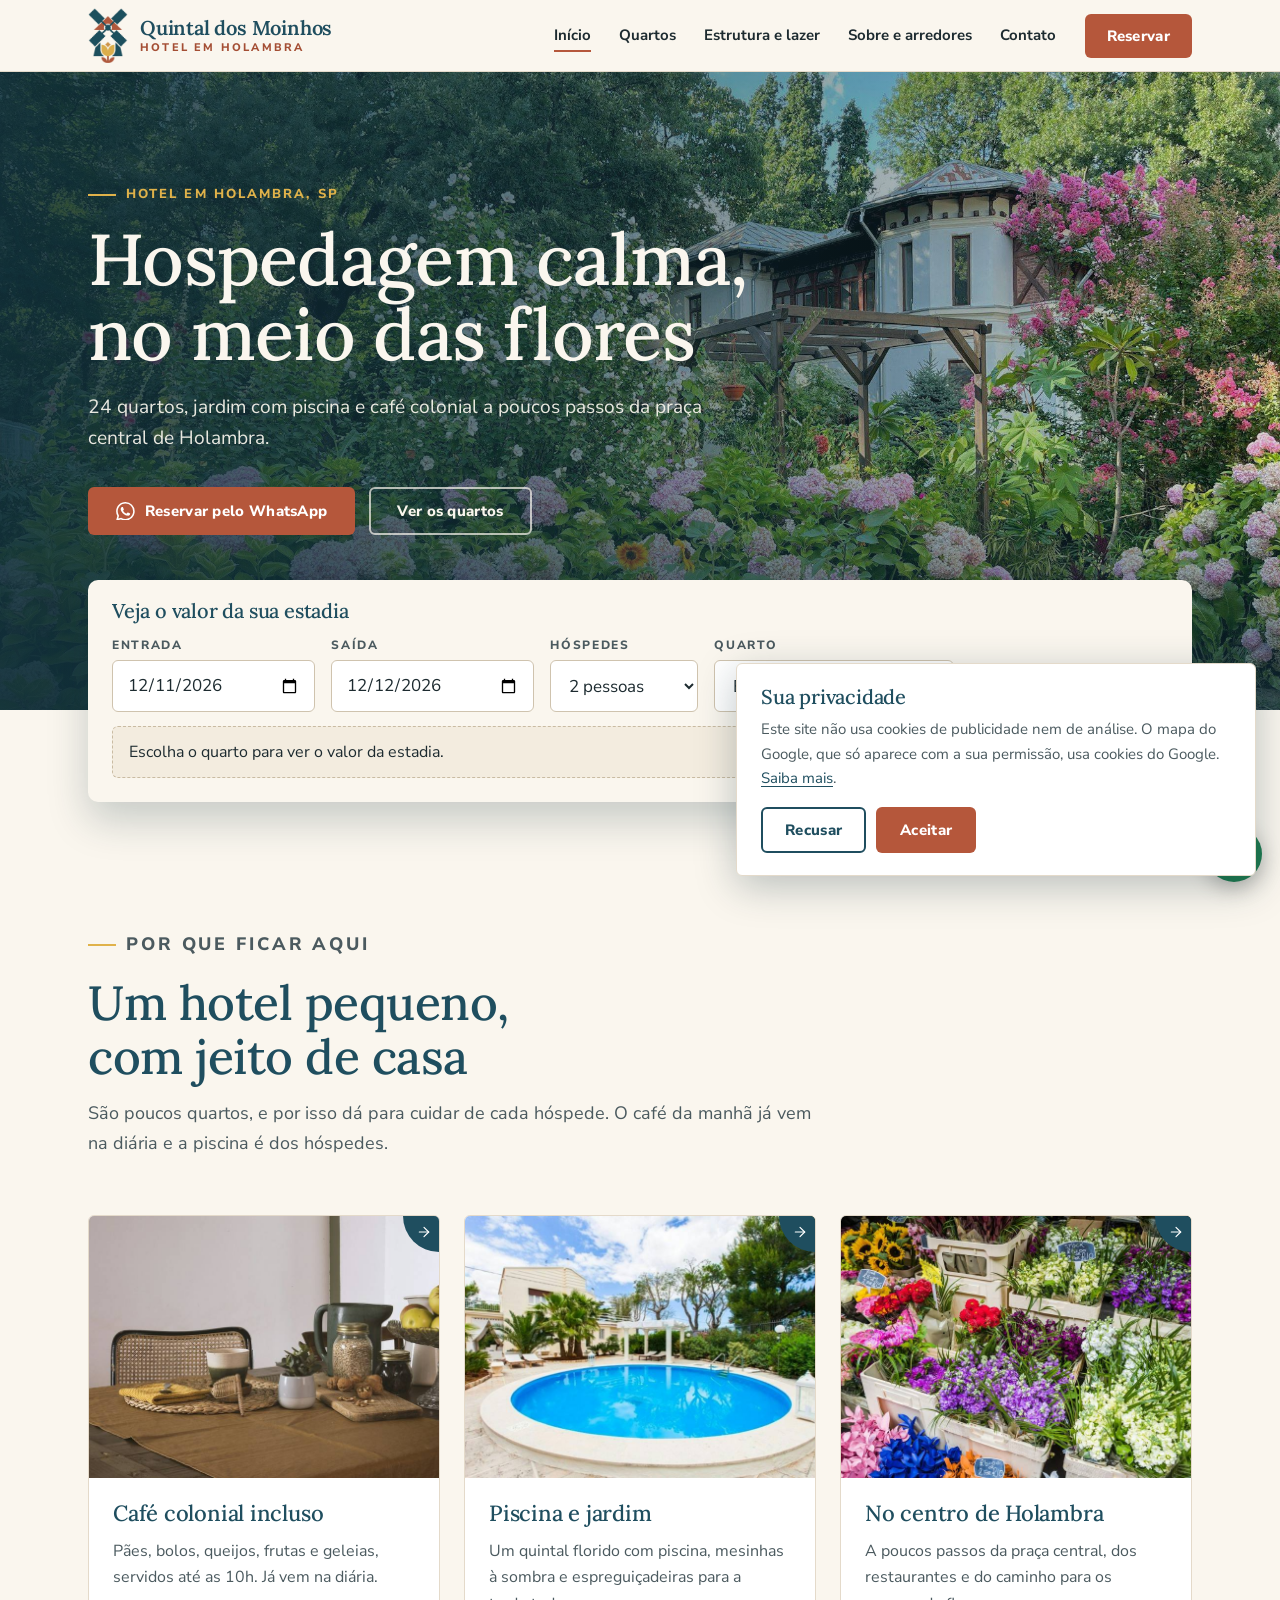
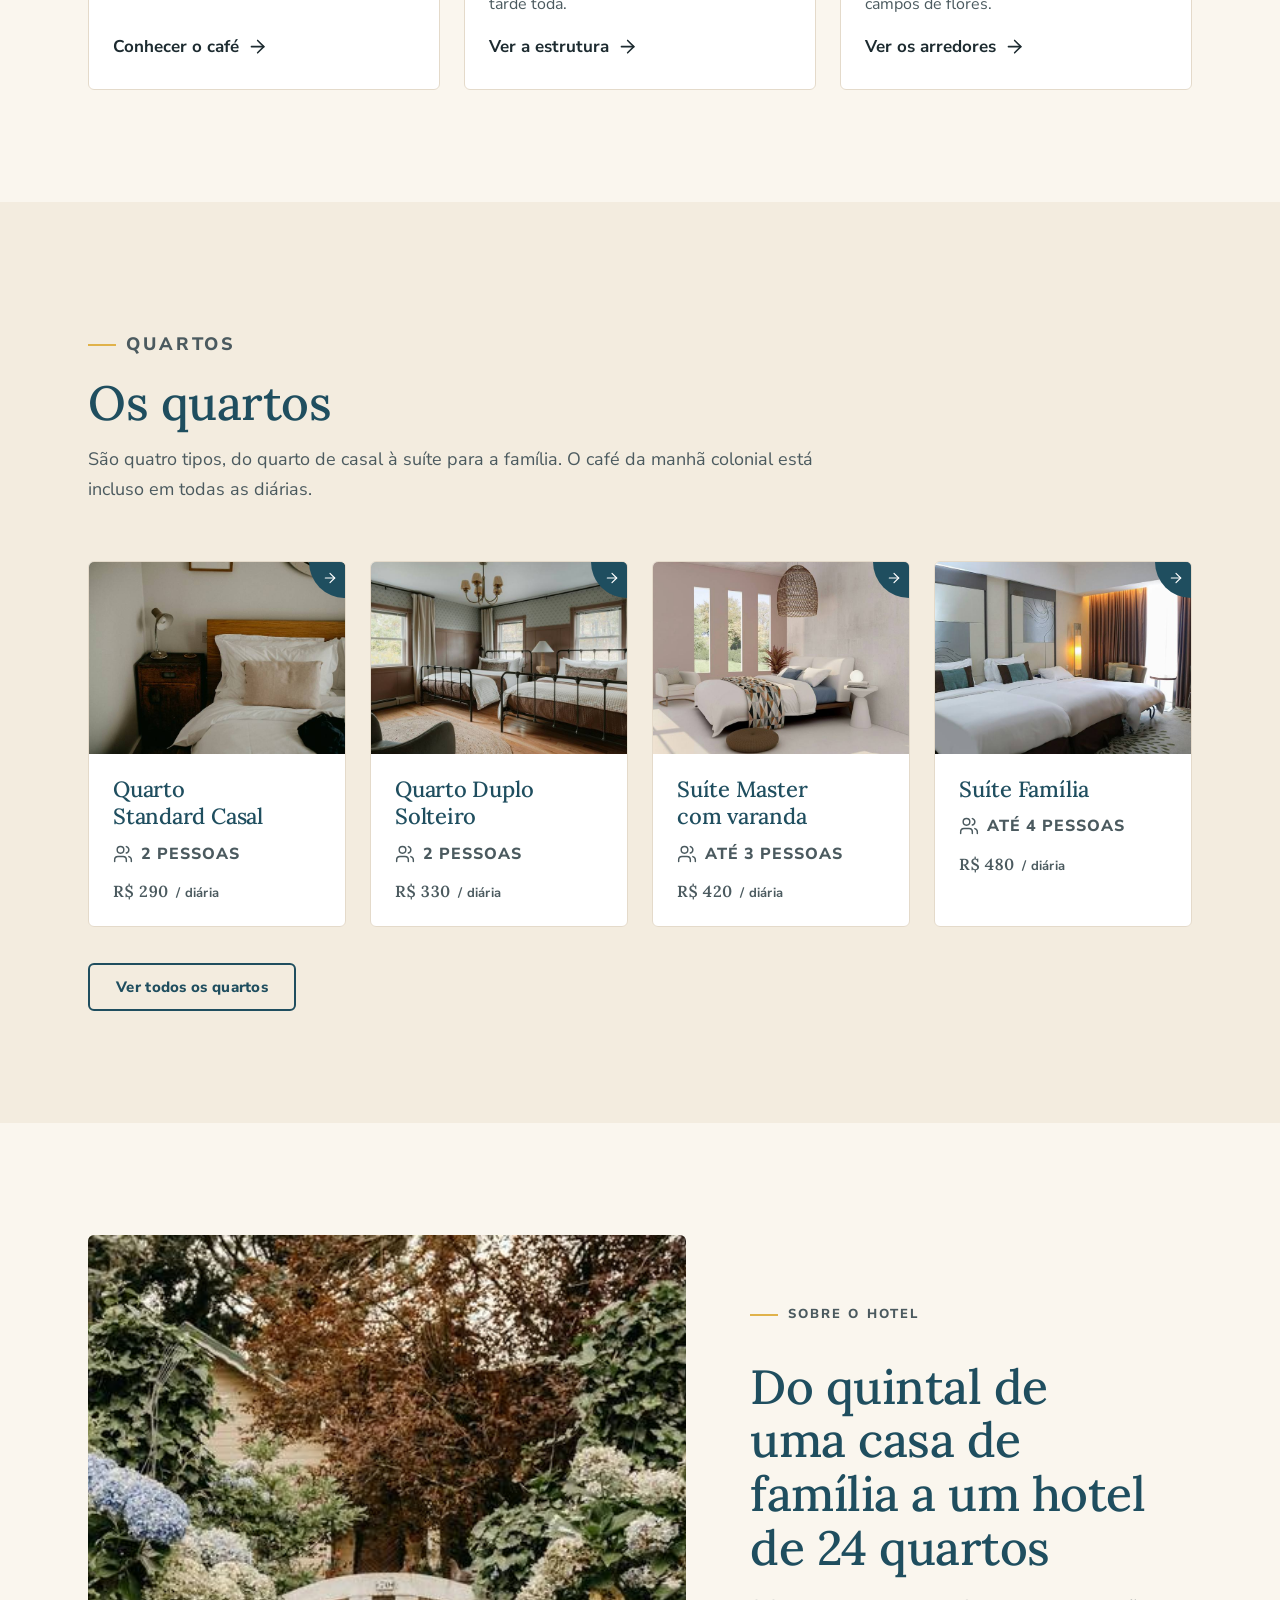
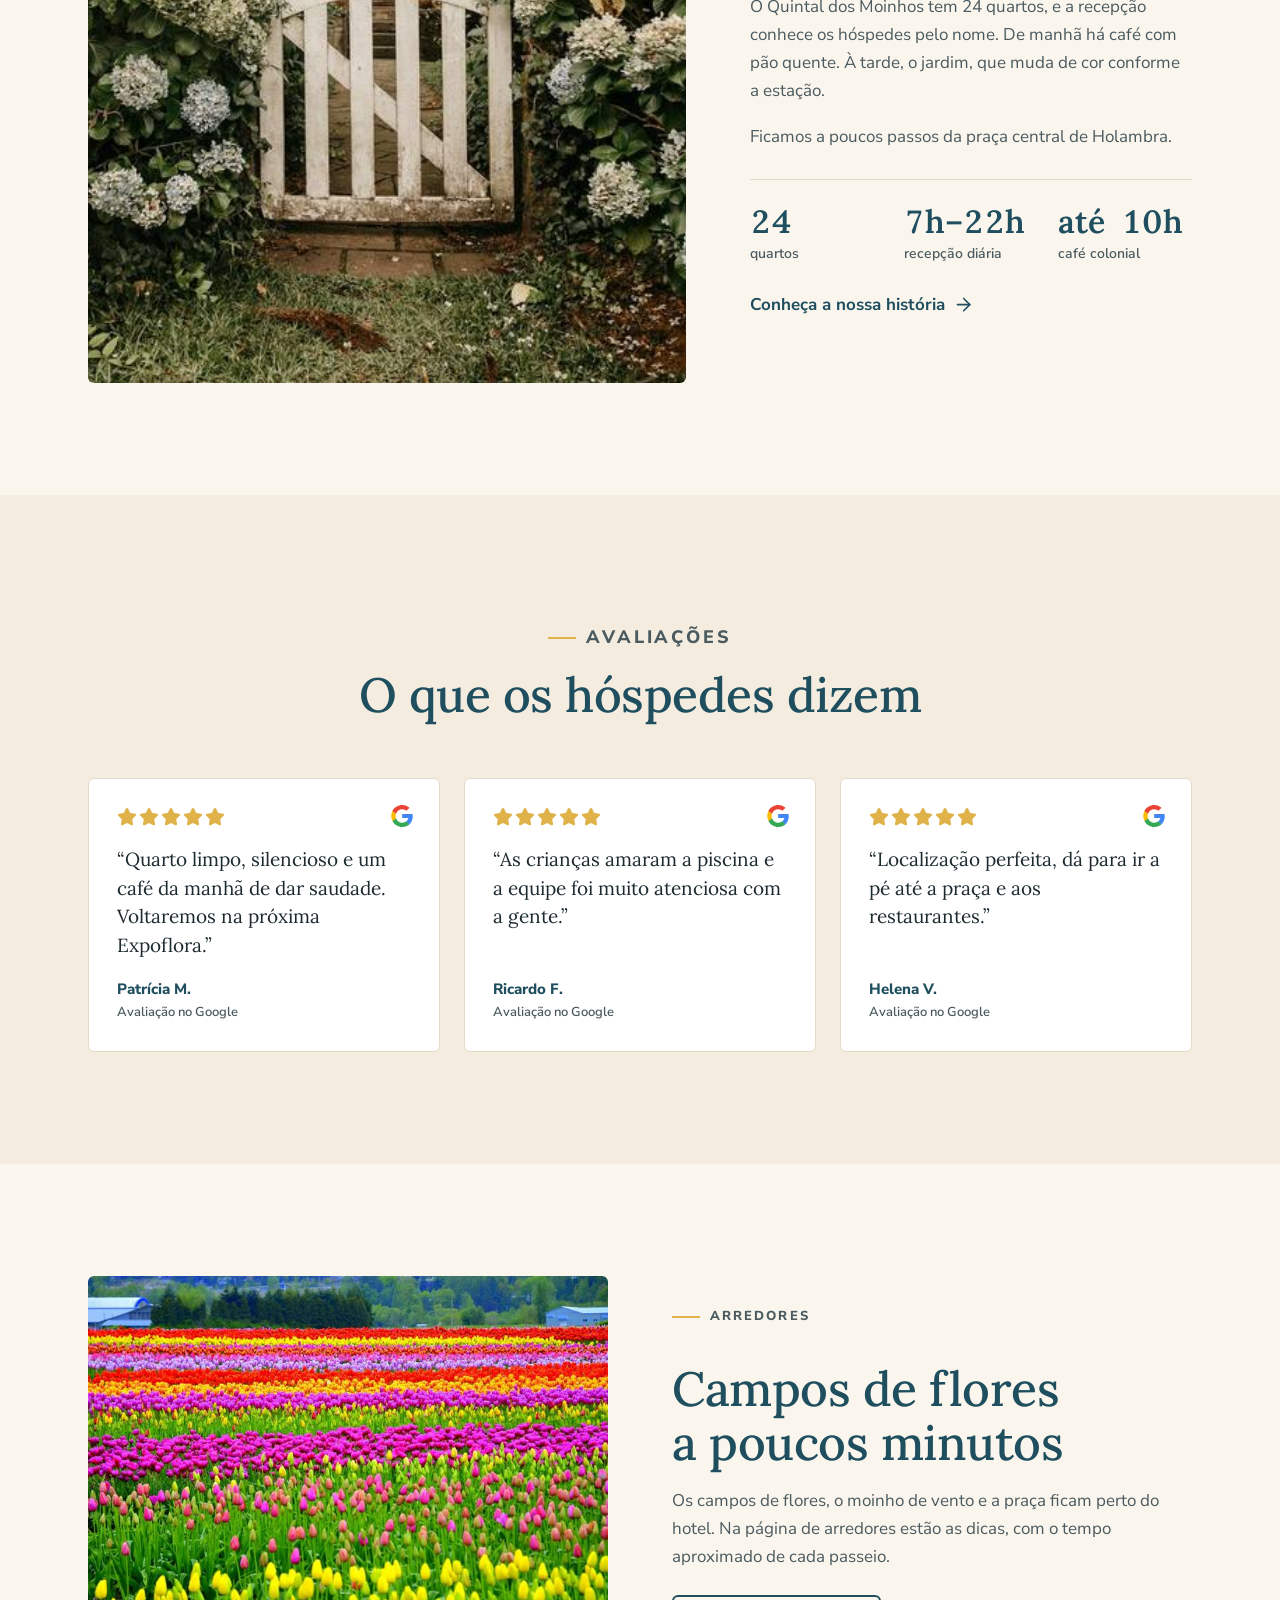
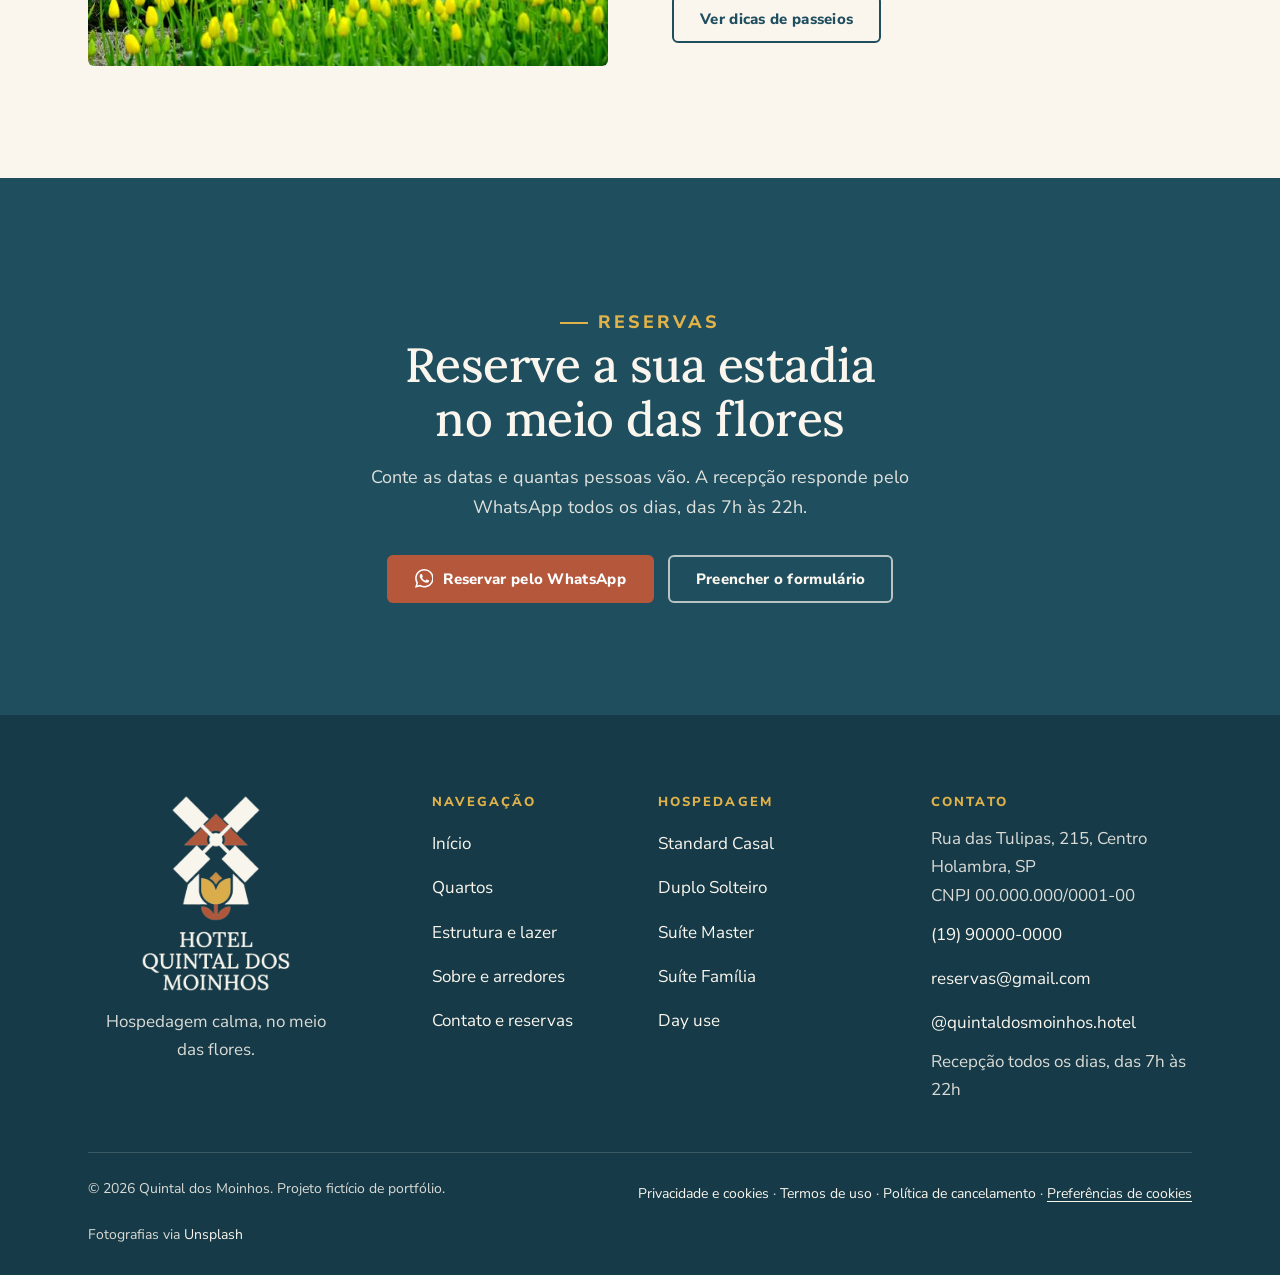
<file: index.html>
<!doctype html>
<html lang="pt-BR">
<head>
  <meta charset="utf-8">
  <meta name="viewport" content="width=device-width, initial-scale=1, viewport-fit=cover">
  <title>Quintal dos Moinhos | Hotel em Holambra, SP</title>
  <meta name="description" content="Hotel pequeno e acolhedor a poucos passos da praça central de Holambra. 24 quartos, jardim com piscina e café da manhã colonial incluso.">
  <meta name="theme-color" content="#FAF6EE">
  <link rel="canonical" href="https://SEU-SITE.netlify.app/">
  <meta property="og:title" content="Quintal dos Moinhos | Hospedagem calma, no meio das flores">
  <meta property="og:description" content="Hotel pequeno e acolhedor a poucos passos da praça central de Holambra. 24 quartos, jardim com piscina e café da manhã colonial incluso.">
  <meta property="og:type" content="website">
  <meta property="og:locale" content="pt_BR">
  <meta property="og:url" content="https://SEU-SITE.netlify.app/">
  <meta property="og:image" content="https://SEU-SITE.netlify.app/share.jpg">
  <meta property="og:image:width" content="1200">
  <meta property="og:image:height" content="630">
  <meta property="og:image:alt" content="Jardim florido do hotel Quintal dos Moinhos, em Holambra">
  <meta name="twitter:image" content="https://SEU-SITE.netlify.app/share.jpg">
  <meta name="twitter:card" content="summary_large_image">
  <link rel="icon" href="favicon.ico" sizes="48x48">
  <link rel="icon" type="image/png" sizes="32x32" href="assets/logo/favicon-32.png">
  <link rel="icon" type="image/png" sizes="16x16" href="assets/logo/favicon-16.png">
  <link rel="apple-touch-icon" href="assets/logo/apple-touch-icon.png">
  <link rel="manifest" href="site.webmanifest">
  <link rel="preload" href="assets/fonts/lora-latin.woff2" as="font" type="font/woff2" crossorigin>
  <link rel="preload" href="assets/fonts/nunitosans-latin.woff2" as="font" type="font/woff2" crossorigin>
  <link rel="preload" as="image" href="assets/img/hero-jardim-800.jpg" imagesrcset="assets/img/hero-jardim-800.jpg 800w, assets/img/hero-jardim-1200.jpg 1200w, assets/img/hero-jardim.jpg 2000w" imagesizes="100vw" fetchpriority="high">
  <script>/* esqueleto de carregamento: só celular e tablet */if(matchMedia("(max-width:1023px)").matches){var h=document.documentElement;h.classList.add("skel");setTimeout(function(){h.classList.remove("skel")},10000)}</script>
  <link rel="stylesheet" href="assets/css/style.css">
</head>
<body data-page="home">
  <div class="skeleton" aria-hidden="true"><div class="sk-bar"><span class="sk-brand"><span class="sk sk-logo"></span><span class="sk-stack"><span class="sk sk-line" style="width:150px"></span><span class="sk sk-line" style="width:96px"></span></span></span><span class="sk sk-circle"></span></div><span class="sk sk-hero"></span><div class="sk-page"><div class="sk-stack sk-stack--lg"><span class="sk sk-title" style="width:80%"></span><span class="sk sk-title" style="width:52%"></span></div><div class="sk-stack"><span class="sk sk-line" style="width:100%"></span><span class="sk sk-line" style="width:86%"></span></div><span class="sk sk-btn"></span><span class="sk sk-card"></span></div><span class="sk sk-fab"></span></div>
  <a class="skip-link" href="#conteudo">Ir para o conteúdo</a>

  <header class="nav">
    <div class="wrap">
      <a class="brand" href="index.html" aria-label="Quintal dos Moinhos, página inicial">
        <img src="assets/logo/logo-marca.png" alt="" width="40" height="56">
        <span class="brand__txt" translate="no"><strong>Quintal dos Moinhos</strong><span>Hotel em Holambra</span></span>
      </a>
      <button class="nav__toggle" type="button" aria-expanded="false" aria-controls="menu" aria-label="Abrir menu"><svg viewBox="0 0 32 32" aria-hidden="true" focusable="false"><path class="ln tb" d="M27 10 13 10C10.8 10 9 8.2 9 6 9 3.5 10.8 2 13 2 15.2 2 17 3.8 17 6L17 26C17 28.2 18.8 30 21 30 23.2 30 25 28.2 25 26 25 23.8 23.2 22 21 22L7 22"/><path class="ln" d="M7 16 27 16"/></svg></button>
      <nav class="nav__links" id="menu" aria-label="Principal">
        <a href="index.html" aria-current="page">Início</a>
        <a href="quartos.html">Quartos</a>
        <a href="estrutura.html">Estrutura e lazer</a>
        <a href="sobre.html">Sobre e arredores</a>
        <a href="contato.html">Contato</a>
        <a class="btn btn--primary" href="contato.html" data-wa="Olá! Gostaria de fazer uma reserva no Quintal dos Moinhos.">Reservar</a>
      </nav>
    </div>
  </header>

  <main id="conteudo">
    <section class="hero on-dark" aria-labelledby="h-hero">
      <div class="hero__media">
        <img src="assets/img/hero-jardim-800.jpg" srcset="assets/img/hero-jardim-800.jpg 800w, assets/img/hero-jardim-1200.jpg 1200w, assets/img/hero-jardim.jpg 2000w" sizes="100vw" alt="Jardim florido com hortênsias e uma casa de campo ao fundo" width="2000" height="1500" decoding="async" fetchpriority="high">
      </div>
      <div class="wrap">
        <div class="hero__body">
          <p class="eyebrow enter">Hotel em Holambra, SP</p>
          <h1 id="h-hero" class="enter enter--2">Hospedagem calma, no meio das flores</h1>
          <p class="hero__sub enter enter--3">24 quartos, jardim com piscina e café colonial a poucos passos da praça central de Holambra.</p>
          <div class="hero__actions enter enter--4">
            <a class="btn btn--primary" href="contato.html" data-wa="Olá! Gostaria de fazer uma reserva no Quintal dos Moinhos."><i data-icon="whatsapp"></i> Reservar pelo WhatsApp</a>
            <a class="btn btn--secondary" href="quartos.html">Ver os quartos</a>
          </div>
        </div>
      </div>
    </section>

    <section class="quote" aria-labelledby="h-quote">
      <div class="wrap">
        <form class="booking" id="barra-reserva" action="contato.html#reserva" method="get" novalidate>
          <h2 class="booking__title" id="h-quote">Veja o valor da sua estadia</h2>
          <div class="field"><label for="b-entrada">Entrada</label><input id="b-entrada" name="entrada" type="date"></div>
          <div class="field"><label for="b-saida">Saída</label><input id="b-saida" name="saida" type="date"></div>
          <div class="field"><label for="b-adultos">Hóspedes</label><select id="b-adultos" name="adultos"><option value="1">1 pessoa</option><option value="2" selected>2 pessoas</option><option value="3">3 pessoas</option><option value="4">4 pessoas</option></select></div>
          <div class="field"><label for="b-quarto">Quarto</label><select id="b-quarto" name="quarto"><option value="">Escolha</option><option value="Quarto Standard Casal" data-preco="290" data-cap="2">Standard Casal, R$&nbsp;290</option><option value="Quarto Duplo Solteiro" data-preco="330" data-cap="2">Duplo Solteiro, R$&nbsp;330</option><option value="Suíte Master com varanda" data-preco="420" data-cap="3">Suíte Master, R$&nbsp;420</option><option value="Suíte Família" data-preco="480" data-cap="4">Suíte Família, R$&nbsp;480</option></select></div>
          <div class="booking__result" id="b-resultado" role="status" aria-live="polite">Escolha o quarto para ver o valor da estadia.</div>
          <button class="btn btn--primary" type="submit">Continuar a reserva</button>
        </form>
      </div>
    </section>

    <section class="section" aria-labelledby="h-destaques">
      <div class="wrap">
        <div class="section-head">
          <p class="eyebrow">Por que ficar aqui</p>
          <h2 id="h-destaques">Um hotel pequeno, com jeito de casa</h2>
          <p>São poucos quartos, e por isso dá para cuidar de cada hóspede. O café da manhã já vem na diária e a piscina é dos hóspedes.</p>
        </div>
        <div class="grid grid--3">
        <a class="card card--row" href="estrutura.html#cafe">
          <span class="card__go" aria-hidden="true"><i data-icon="arrow-right"></i></span>
          <div class="card__media"><img src="assets/img/cafe-pao-mesa-800.jpg" srcset="assets/img/cafe-pao-mesa-800.jpg 800w, assets/img/cafe-pao-mesa-1200.jpg 1200w, assets/img/cafe-pao-mesa.jpg 2000w" sizes="(min-width: 1024px) 380px, (min-width: 640px) 33vw, 100vw" alt="Mesa de madeira com cesta de pães, jarra e frutas em um café da manhã colonial" width="2000" height="1331" decoding="async" loading="lazy"></div>
          <div class="card__body"><h3>Café colonial incluso</h3><p>Pães, bolos, queijos, frutas e geleias, servidos até as 10h. Já vem na diária.</p><span class="link">Conhecer o café <i data-icon="arrow-right"></i></span></div>
        </a>
        <a class="card card--row" href="estrutura.html">
          <span class="card__go" aria-hidden="true"><i data-icon="arrow-right"></i></span>
          <div class="card__media"><img src="assets/img/piscina-jardim-800.jpg" srcset="assets/img/piscina-jardim-800.jpg 800w, assets/img/piscina-jardim-1200.jpg 1200w, assets/img/piscina-jardim.jpg 2000w" sizes="(min-width: 1024px) 380px, (min-width: 640px) 33vw, 100vw" alt="Piscina redonda cercada por jardim, com uma casa branca ao fundo" width="2000" height="1336" decoding="async" loading="lazy"></div>
          <div class="card__body"><h3>Piscina e jardim</h3><p>Um quintal florido com piscina, mesinhas à sombra e espreguiçadeiras para a tarde toda.</p><span class="link">Ver a estrutura <i data-icon="arrow-right"></i></span></div>
        </a>
        <a class="card card--row" href="sobre.html#arredores">
          <span class="card__go" aria-hidden="true"><i data-icon="arrow-right"></i></span>
          <div class="card__media"><img src="assets/img/mercado-flores-800.jpg" srcset="assets/img/mercado-flores-800.jpg 800w, assets/img/mercado-flores-1200.jpg 1200w, assets/img/mercado-flores.jpg 2000w" sizes="(min-width: 1024px) 380px, (min-width: 640px) 33vw, 100vw" alt="Cestos com buquês de flores coloridas em uma banca de mercado" width="2000" height="1335" decoding="async" loading="lazy"></div>
          <div class="card__body"><h3>No centro de Holambra</h3><p>A poucos passos da praça central, dos restaurantes e do caminho para os campos de flores.</p><span class="link">Ver os arredores <i data-icon="arrow-right"></i></span></div>
        </a>
        </div>
      </div>
    </section>

    <section class="section section--surface" aria-labelledby="h-quartos">
      <div class="wrap">
        <div class="section-head">
          <p class="eyebrow">Quartos</p>
          <h2 id="h-quartos">Os quartos</h2>
          <p>São quatro tipos, do quarto de casal à suíte para a família. O café da manhã colonial está incluso em todas as diárias.</p>
        </div>
        <div class="grid grid--4">
        <a class="card card--row" href="quartos.html#standard">
          <span class="card__go" aria-hidden="true"><i data-icon="arrow-right"></i></span>
          <div class="card__media"><img src="assets/img/quarto-casal-800.jpg" srcset="assets/img/quarto-casal-800.jpg 800w, assets/img/quarto-casal-1200.jpg 1200w, assets/img/quarto-casal.jpg 2000w" sizes="(min-width: 1024px) 280px, (min-width: 640px) 50vw, 100vw" alt="Cama de casal com roupa de cama branca e criado-mudo de madeira ao lado" width="2000" height="1333" decoding="async" loading="lazy"></div>
          <div class="card__body"><h3>Quarto Standard Casal</h3><p class="cap"><i data-icon="users"></i> 2 pessoas</p><p class="price" style="margin-top:6px">R$&nbsp;290 <small>/ diária</small></p></div>
        </a>
        <a class="card card--row" href="quartos.html#duplo">
          <span class="card__go" aria-hidden="true"><i data-icon="arrow-right"></i></span>
          <div class="card__media"><img src="assets/img/quarto-duplo-800.jpg" srcset="assets/img/quarto-duplo-800.jpg 800w, assets/img/quarto-duplo-1200.jpg 1200w, assets/img/quarto-duplo.jpg 2000w" sizes="(min-width: 1024px) 280px, (min-width: 640px) 50vw, 100vw" alt="Duas camas de solteiro de ferro em um quarto de madeira com janelas" width="2000" height="1334" decoding="async" loading="lazy"></div>
          <div class="card__body"><h3>Quarto Duplo Solteiro</h3><p class="cap"><i data-icon="users"></i> 2 pessoas</p><p class="price" style="margin-top:6px">R$&nbsp;330 <small>/ diária</small></p></div>
        </a>
        <a class="card card--row" href="quartos.html#master">
          <span class="card__go" aria-hidden="true"><i data-icon="arrow-right"></i></span>
          <div class="card__media"><img src="assets/img/suite-master-800.jpg" srcset="assets/img/suite-master-800.jpg 800w, assets/img/suite-master-1200.jpg 1200w, assets/img/suite-master.jpg 2000w" sizes="(min-width: 1024px) 280px, (min-width: 640px) 50vw, 100vw" alt="Suíte clara com cama de casal, manta listrada e janelas altas para o jardim" width="2000" height="1500" decoding="async" loading="lazy"></div>
          <div class="card__body"><h3>Suíte Master com varanda</h3><p class="cap"><i data-icon="users"></i> Até 3 pessoas</p><p class="price" style="margin-top:6px">R$&nbsp;420 <small>/ diária</small></p></div>
        </a>
        <a class="card card--row" href="quartos.html#familia">
          <span class="card__go" aria-hidden="true"><i data-icon="arrow-right"></i></span>
          <div class="card__media"><img src="assets/img/suite-familia-800.jpg" srcset="assets/img/suite-familia-800.jpg 800w, assets/img/suite-familia-1200.jpg 1200w, assets/img/suite-familia.jpg 2000w" sizes="(min-width: 1024px) 280px, (min-width: 640px) 50vw, 100vw" alt="Quarto amplo com duas camas e um espelho grande na parede" width="2000" height="1333" decoding="async" loading="lazy"></div>
          <div class="card__body"><h3>Suíte Família</h3><p class="cap"><i data-icon="users"></i> Até 4 pessoas</p><p class="price" style="margin-top:6px">R$&nbsp;480 <small>/ diária</small></p></div>
        </a>
        </div>
        <p style="margin-top:36px"><a class="btn btn--secondary" href="quartos.html">Ver todos os quartos</a></p>
      </div>
    </section>

    <section class="section" aria-labelledby="h-sobre">
      <div class="wrap split split--wide-media">
        <div class="split__media split__media--tall"><img src="assets/img/jardim-portao-800.jpg" srcset="assets/img/jardim-portao-800.jpg 800w, assets/img/jardim-portao-1200.jpg 1200w, assets/img/jardim-portao.jpg 2000w" sizes="(min-width: 900px) 520px, 100vw" alt="Portão de madeira entre arbustos de hortênsias no jardim do hotel" width="2000" height="1334" decoding="async" loading="lazy"></div>
        <div class="split__text">
          <p class="eyebrow">Sobre o hotel</p>
          <h2 id="h-sobre">Do quintal de uma casa de família a um hotel de 24 quartos</h2>
          <p>O Quintal dos Moinhos tem 24 quartos, e a recepção conhece os hóspedes pelo nome. De manhã há café com pão quente. À tarde, o jardim, que muda de cor conforme a estação.</p>
          <p>Ficamos a poucos passos da praça central de Holambra.</p>
          <div class="facts">
            <div><strong>24</strong><span>quartos</span></div>
            <div><strong>7h–22h</strong><span>recepção diária</span></div>
            <div><strong>até 10h</strong><span>café colonial</span></div>
          </div>
          <p style="margin-top:24px"><a class="link" href="sobre.html">Conheça a nossa história <i data-icon="arrow-right"></i></a></p>
        </div>
      </div>
    </section>

    <section class="section section--surface" aria-labelledby="h-avaliacoes">
      <div class="wrap">
        <div class="section-head section-head--center">
          <p class="eyebrow">Avaliações</p>
          <h2 id="h-avaliacoes">O que os hóspedes dizem</h2>
        </div>
        <div class="grid grid--3">
        <figure class="review">
          <img class="review__g" src="assets/icons/google.svg" alt="" width="22" height="22" loading="lazy">
          <div class="review__stars" role="img" aria-label="5 de 5 estrelas"><i data-icon="star"></i><i data-icon="star"></i><i data-icon="star"></i><i data-icon="star"></i><i data-icon="star"></i></div>
          <blockquote>“Quarto limpo, silencioso e um café da manhã de dar saudade. Voltaremos na próxima Expoflora.”</blockquote>
          <figcaption>Patrícia M.<span>Avaliação no Google</span></figcaption>
        </figure>
        <figure class="review">
          <img class="review__g" src="assets/icons/google.svg" alt="" width="22" height="22" loading="lazy">
          <div class="review__stars" role="img" aria-label="5 de 5 estrelas"><i data-icon="star"></i><i data-icon="star"></i><i data-icon="star"></i><i data-icon="star"></i><i data-icon="star"></i></div>
          <blockquote>“As crianças amaram a piscina e a equipe foi muito atenciosa com a gente.”</blockquote>
          <figcaption>Ricardo F.<span>Avaliação no Google</span></figcaption>
        </figure>
        <figure class="review">
          <img class="review__g" src="assets/icons/google.svg" alt="" width="22" height="22" loading="lazy">
          <div class="review__stars" role="img" aria-label="5 de 5 estrelas"><i data-icon="star"></i><i data-icon="star"></i><i data-icon="star"></i><i data-icon="star"></i><i data-icon="star"></i></div>
          <blockquote>“Localização perfeita, dá para ir a pé até a praça e aos restaurantes.”</blockquote>
          <figcaption>Helena V.<span>Avaliação no Google</span></figcaption>
        </figure>
        </div>
      </div>
    </section>

    <section class="section" aria-labelledby="h-passeios">
      <div class="wrap split split--reverse">
        <div class="split__text">
          <p class="eyebrow">Arredores</p>
          <h2 id="h-passeios">Campos de flores a poucos minutos</h2>
          <p>Os campos de flores, o moinho de vento e a praça ficam perto do hotel. Na página de arredores estão as dicas, com o tempo aproximado de cada passeio.</p>
          <p style="margin-top:24px"><a class="btn btn--secondary" href="sobre.html#arredores">Ver dicas de passeios</a></p>
        </div>
        <div class="split__media"><img src="assets/img/campo-tulipas-800.jpg" srcset="assets/img/campo-tulipas-800.jpg 800w, assets/img/campo-tulipas-1200.jpg 1200w, assets/img/campo-tulipas.jpg 2000w" sizes="(min-width: 900px) 560px, 100vw" alt="Fileiras de tulipas coloridas em um campo de flores" width="2000" height="1325" decoding="async" loading="lazy"></div>
      </div>
    </section>

    <section class="section section--petrol cta" aria-labelledby="h-cta">
      <div class="wrap">
        <p class="eyebrow">Reservas</p>
        <h2 id="h-cta">Reserve a sua estadia no meio das flores</h2>
        <p>Conte as datas e quantas pessoas vão. A recepção responde pelo WhatsApp todos os dias, das 7h às 22h.</p>
        <div class="cta__actions">
          <a class="btn btn--primary" href="contato.html" data-wa="Olá! Gostaria de fazer uma reserva no Quintal dos Moinhos."><i data-icon="whatsapp"></i> Reservar pelo WhatsApp</a>
          <a class="btn btn--secondary" href="contato.html#reserva">Preencher o formulário</a>
        </div>
      </div>
    </section>
  </main>

  <footer class="footer">
    <div class="wrap">
      <div class="footer__grid">
        <div class="footer__brand">
          <img src="assets/logo/logo-completa-clara.png" alt="Hotel Quintal dos Moinhos" width="150" height="198" loading="lazy">
          <p>Hospedagem calma, no meio das flores.</p>
        </div>
        <div>
          <h2>Navegação</h2>
          <ul>
            <li><a href="index.html">Início</a></li>
            <li><a href="quartos.html">Quartos</a></li>
            <li><a href="estrutura.html">Estrutura e lazer</a></li>
            <li><a href="sobre.html">Sobre e arredores</a></li>
            <li><a href="contato.html">Contato e reservas</a></li>
          </ul>
        </div>
        <div>
          <h2>Hospedagem</h2>
          <ul>
            <li><a href="quartos.html#standard">Standard Casal</a></li>
            <li><a href="quartos.html#duplo">Duplo Solteiro</a></li>
            <li><a href="quartos.html#master">Suíte Master</a></li>
            <li><a href="quartos.html#familia">Suíte Família</a></li>
            <li><a href="estrutura.html#day-use">Day use</a></li>
          </ul>
        </div>
        <div>
          <h2>Contato</h2>
          <ul>
            <li>Rua das Tulipas, 215, Centro<br>Holambra, SP<br>CNPJ 00.000.000/0001-00</li>
            <li><a href="contato.html" data-wa="Olá! Gostaria de fazer uma reserva no Quintal dos Moinhos.">(19)&nbsp;90000-0000</a></li>
            <li><a href="mailto:reservas@gmail.com">reservas@gmail.com</a></li>
            <li><a href="https://www.instagram.com/quintaldosmoinhos.hotel" target="_blank" rel="noopener">@quintaldosmoinhos.hotel<span class="sr-only"> (abre em nova aba)</span></a></li>
            <li>Recepção todos os dias, das 7h às 22h</li>
          </ul>
        </div>
      </div>
      <div class="footer__legal">
        <span>© <span data-ano>2026</span> Quintal dos Moinhos. Projeto fictício de portfólio.</span>
        <span class="footer__links"><a href="privacidade.html">Privacidade e cookies</a><span class="sep" aria-hidden="true"> · </span><a href="termos.html">Termos de uso</a><span class="sep" aria-hidden="true"> · </span><a href="cancelamento.html">Política de cancelamento</a><span class="sep" aria-hidden="true"> · </span><button class="linklike" type="button" data-cookie-prefs>Preferências de cookies</button></span>
        <span>Fotografias via <a href="creditos.html">Unsplash</a></span>
      </div>
    </div>
  </footer>
  <a class="wa-float is-compact" href="contato.html" data-wa="Olá! Gostaria de fazer uma reserva no Quintal dos Moinhos." aria-label="Reservar pelo WhatsApp"><i data-icon="whatsapp"></i><span>WhatsApp</span></a>

  <script src="assets/js/icons.js"></script>
  <script src="assets/js/main.js"></script>
</body>
</html>
</file>
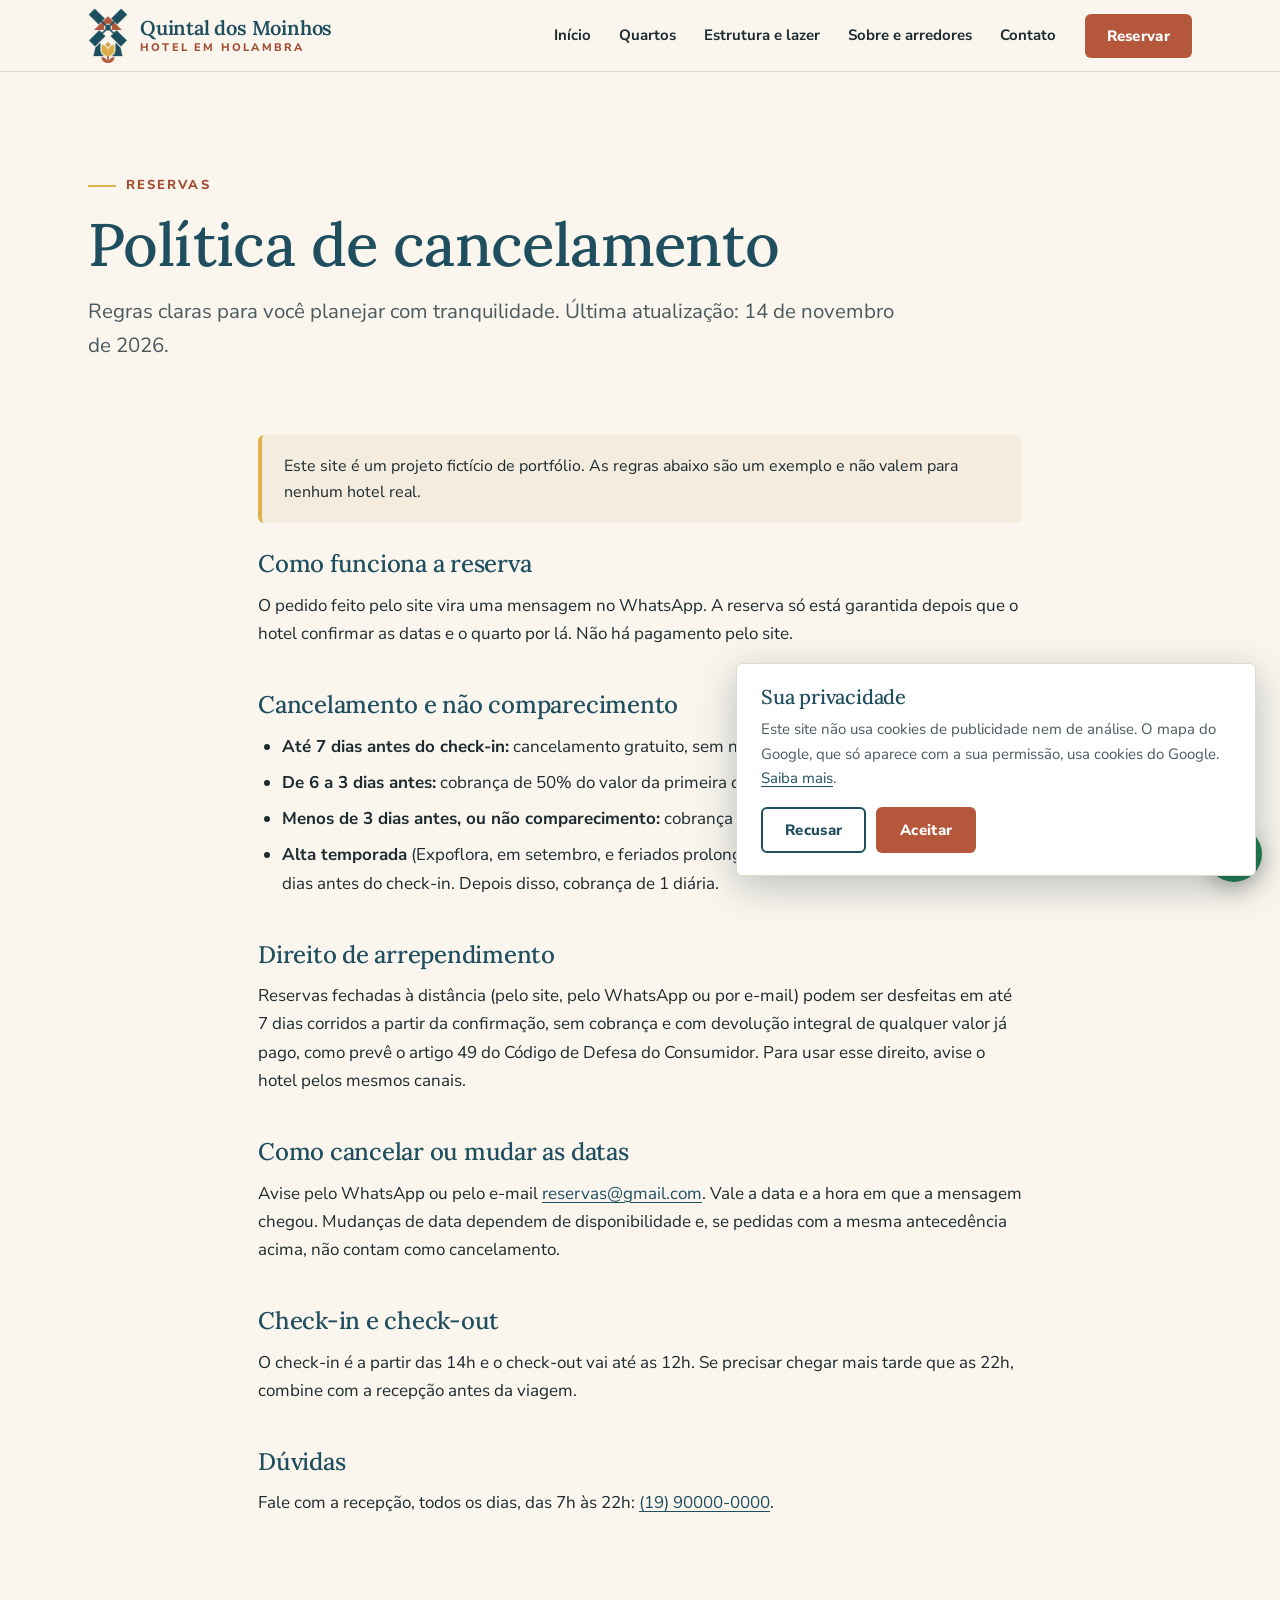
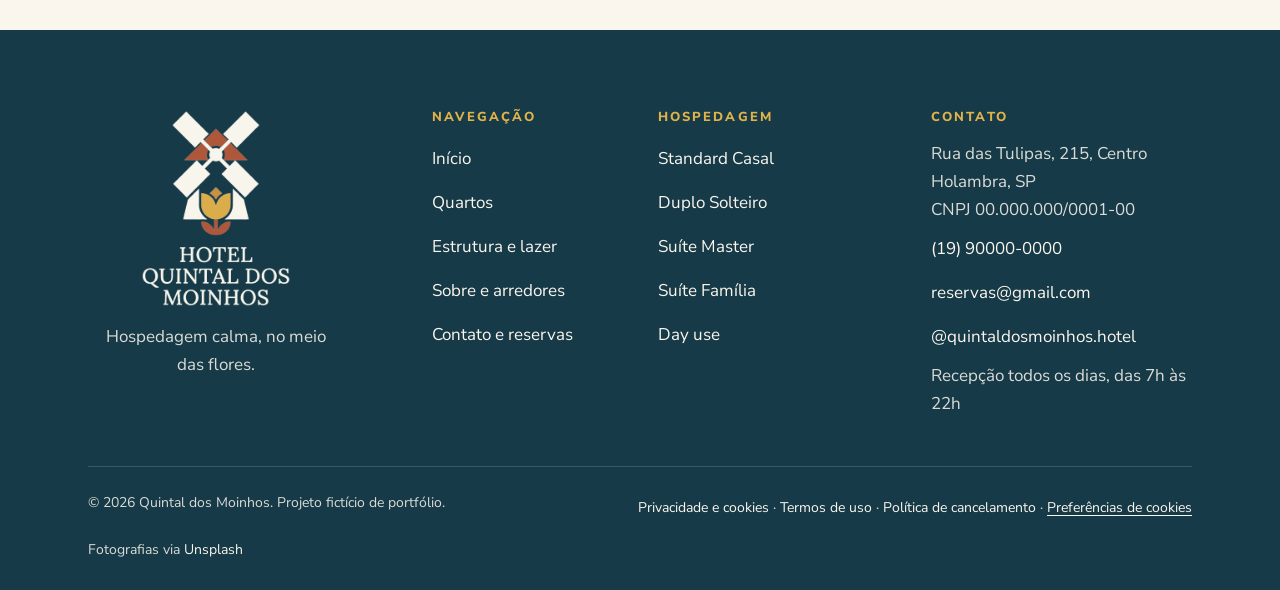
<file: cancelamento.html>
<!doctype html>
<html lang="pt-BR">
<head>
  <meta charset="utf-8">
  <meta name="viewport" content="width=device-width, initial-scale=1, viewport-fit=cover">
  <title>Política de cancelamento | Quintal dos Moinhos</title>
  <meta name="description" content="Regras de cancelamento e não comparecimento do Quintal dos Moinhos, em Holambra: gratuito até 7 dias antes do check-in.">
  <meta name="theme-color" content="#FAF6EE">
  <link rel="canonical" href="https://SEU-SITE.netlify.app/cancelamento.html">
  <meta property="og:title" content="Política de cancelamento | Quintal dos Moinhos">
  <meta property="og:description" content="Regras de cancelamento e não comparecimento do Quintal dos Moinhos, em Holambra: gratuito até 7 dias antes do check-in.">
  <meta property="og:type" content="website">
  <meta property="og:locale" content="pt_BR">
  <meta property="og:url" content="https://SEU-SITE.netlify.app/cancelamento.html">
  <meta property="og:image" content="https://SEU-SITE.netlify.app/share.jpg">
  <meta property="og:image:width" content="1200">
  <meta property="og:image:height" content="630">
  <meta property="og:image:alt" content="Jardim florido do hotel Quintal dos Moinhos, em Holambra">
  <meta name="twitter:image" content="https://SEU-SITE.netlify.app/share.jpg">
  <meta name="twitter:card" content="summary_large_image">
  <link rel="icon" href="favicon.ico" sizes="48x48">
  <link rel="icon" type="image/png" sizes="32x32" href="assets/logo/favicon-32.png">
  <link rel="icon" type="image/png" sizes="16x16" href="assets/logo/favicon-16.png">
  <link rel="apple-touch-icon" href="assets/logo/apple-touch-icon.png">
  <link rel="manifest" href="site.webmanifest">
  <link rel="preload" href="assets/fonts/lora-latin.woff2" as="font" type="font/woff2" crossorigin>
  <link rel="preload" href="assets/fonts/nunitosans-latin.woff2" as="font" type="font/woff2" crossorigin>
  <script>/* esqueleto de carregamento: só celular e tablet */if(matchMedia("(max-width:1023px)").matches){var h=document.documentElement;h.classList.add("skel");setTimeout(function(){h.classList.remove("skel")},10000)}</script>
  <link rel="stylesheet" href="assets/css/style.css">
</head>
<body data-page="cancelamento">
  <div class="skeleton" aria-hidden="true"><div class="sk-bar"><span class="sk-brand"><span class="sk sk-logo"></span><span class="sk-stack"><span class="sk sk-line" style="width:150px"></span><span class="sk sk-line" style="width:96px"></span></span></span><span class="sk sk-circle"></span></div><div class="sk-page"><div class="sk-stack sk-stack--lg"><span class="sk sk-title" style="width:74%"></span><span class="sk sk-title" style="width:44%"></span></div><div class="sk-stack"><span class="sk sk-line" style="width:100%"></span><span class="sk sk-line" style="width:92%"></span><span class="sk sk-line" style="width:70%"></span></div><span class="sk sk-photo"></span><div class="sk-stack"><span class="sk sk-line" style="width:100%"></span><span class="sk sk-line" style="width:84%"></span></div><span class="sk sk-btn"></span></div><span class="sk sk-fab"></span></div>
  <a class="skip-link" href="#conteudo">Ir para o conteúdo</a>

  <header class="nav">
    <div class="wrap">
      <a class="brand" href="index.html" aria-label="Quintal dos Moinhos, página inicial">
        <img src="assets/logo/logo-marca.png" alt="" width="40" height="56">
        <span class="brand__txt" translate="no"><strong>Quintal dos Moinhos</strong><span>Hotel em Holambra</span></span>
      </a>
      <button class="nav__toggle" type="button" aria-expanded="false" aria-controls="menu" aria-label="Abrir menu"><svg viewBox="0 0 32 32" aria-hidden="true" focusable="false"><path class="ln tb" d="M27 10 13 10C10.8 10 9 8.2 9 6 9 3.5 10.8 2 13 2 15.2 2 17 3.8 17 6L17 26C17 28.2 18.8 30 21 30 23.2 30 25 28.2 25 26 25 23.8 23.2 22 21 22L7 22"/><path class="ln" d="M7 16 27 16"/></svg></button>
      <nav class="nav__links" id="menu" aria-label="Principal">
        <a href="index.html">Início</a>
        <a href="quartos.html">Quartos</a>
        <a href="estrutura.html">Estrutura e lazer</a>
        <a href="sobre.html">Sobre e arredores</a>
        <a href="contato.html">Contato</a>
        <a class="btn btn--primary" href="contato.html" data-wa="Olá! Gostaria de fazer uma reserva no Quintal dos Moinhos.">Reservar</a>
      </nav>
    </div>
  </header>

  <main id="conteudo">
    <section class="pagehead" aria-labelledby="h-pagina">
      <div class="wrap">
        <p class="eyebrow enter">Reservas</p>
        <h1 id="h-pagina" class="enter enter--2">Política de cancelamento</h1>
        <p class="lead enter enter--3">Regras claras para você planejar com tranquilidade. Última atualização: 14 de novembro de 2026.</p>
      </div>
    </section>

    <section class="section legal" aria-label="Texto da política" style="padding-top:clamp(16px,3vw,32px)">
      <div class="wrap">
        <p class="notice">Este site é um projeto fictício de portfólio. As regras abaixo são um exemplo e não valem para nenhum hotel real.</p>

        <h2>Como funciona a reserva</h2>
        <p>O pedido feito pelo site vira uma mensagem no WhatsApp. A reserva só está garantida depois que o hotel confirmar as datas e o quarto por lá. Não há pagamento pelo site.</p>

        <h2>Cancelamento e não comparecimento</h2>
        <ul>
          <li><strong>Até 7 dias antes do check-in:</strong> cancelamento gratuito, sem nenhuma cobrança.</li>
          <li><strong>De 6 a 3 dias antes:</strong> cobrança de 50% do valor da primeira diária.</li>
          <li><strong>Menos de 3 dias antes, ou não comparecimento:</strong> cobrança de 1 diária.</li>
          <li><strong>Alta temporada</strong> (Expoflora, em setembro, e feriados prolongados): cancelamento gratuito até 15 dias antes do check-in. Depois disso, cobrança de 1 diária.</li>
        </ul>

        <h2>Direito de arrependimento</h2>
        <p>Reservas fechadas à distância (pelo site, pelo WhatsApp ou por e-mail) podem ser desfeitas em até 7 dias corridos a partir da confirmação, sem cobrança e com devolução integral de qualquer valor já pago, como prevê o artigo 49 do Código de Defesa do Consumidor. Para usar esse direito, avise o hotel pelos mesmos canais.</p>

        <h2>Como cancelar ou mudar as datas</h2>
        <p>Avise pelo WhatsApp ou pelo e-mail <a href="mailto:reservas@gmail.com">reservas@gmail.com</a>. Vale a data e a hora em que a mensagem chegou. Mudanças de data dependem de disponibilidade e, se pedidas com a mesma antecedência acima, não contam como cancelamento.</p>

        <h2>Check-in e check-out</h2>
        <p>O check-in é a partir das 14h e o check-out vai até as 12h. Se precisar chegar mais tarde que as 22h, combine com a recepção antes da viagem.</p>

        <h2>Dúvidas</h2>
        <p>Fale com a recepção, todos os dias, das 7h às 22h: <a href="contato.html" data-wa="Olá! Gostaria de fazer uma reserva no Quintal dos Moinhos.">(19)&nbsp;90000-0000</a>.</p>
      </div>
    </section>
  </main>

  <footer class="footer">
    <div class="wrap">
      <div class="footer__grid">
        <div class="footer__brand">
          <img src="assets/logo/logo-completa-clara.png" alt="Hotel Quintal dos Moinhos" width="150" height="198" loading="lazy">
          <p>Hospedagem calma, no meio das flores.</p>
        </div>
        <div>
          <h2>Navegação</h2>
          <ul>
            <li><a href="index.html">Início</a></li>
            <li><a href="quartos.html">Quartos</a></li>
            <li><a href="estrutura.html">Estrutura e lazer</a></li>
            <li><a href="sobre.html">Sobre e arredores</a></li>
            <li><a href="contato.html">Contato e reservas</a></li>
          </ul>
        </div>
        <div>
          <h2>Hospedagem</h2>
          <ul>
            <li><a href="quartos.html#standard">Standard Casal</a></li>
            <li><a href="quartos.html#duplo">Duplo Solteiro</a></li>
            <li><a href="quartos.html#master">Suíte Master</a></li>
            <li><a href="quartos.html#familia">Suíte Família</a></li>
            <li><a href="estrutura.html#day-use">Day use</a></li>
          </ul>
        </div>
        <div>
          <h2>Contato</h2>
          <ul>
            <li>Rua das Tulipas, 215, Centro<br>Holambra, SP<br>CNPJ 00.000.000/0001-00</li>
            <li><a href="contato.html" data-wa="Olá! Gostaria de fazer uma reserva no Quintal dos Moinhos.">(19)&nbsp;90000-0000</a></li>
            <li><a href="mailto:reservas@gmail.com">reservas@gmail.com</a></li>
            <li><a href="https://www.instagram.com/quintaldosmoinhos.hotel" target="_blank" rel="noopener">@quintaldosmoinhos.hotel<span class="sr-only"> (abre em nova aba)</span></a></li>
            <li>Recepção todos os dias, das 7h às 22h</li>
          </ul>
        </div>
      </div>
      <div class="footer__legal">
        <span>© <span data-ano>2026</span> Quintal dos Moinhos. Projeto fictício de portfólio.</span>
        <span class="footer__links"><a href="privacidade.html">Privacidade e cookies</a><span class="sep" aria-hidden="true"> · </span><a href="termos.html">Termos de uso</a><span class="sep" aria-hidden="true"> · </span><a href="cancelamento.html">Política de cancelamento</a><span class="sep" aria-hidden="true"> · </span><button class="linklike" type="button" data-cookie-prefs>Preferências de cookies</button></span>
        <span>Fotografias via <a href="creditos.html">Unsplash</a></span>
      </div>
    </div>
  </footer>
  <a class="wa-float is-compact" href="contato.html" data-wa="Olá! Gostaria de fazer uma reserva no Quintal dos Moinhos." aria-label="Reservar pelo WhatsApp"><i data-icon="whatsapp"></i><span>WhatsApp</span></a>

  <script src="assets/js/icons.js"></script>
  <script src="assets/js/main.js"></script>
</body>
</html>
</file>
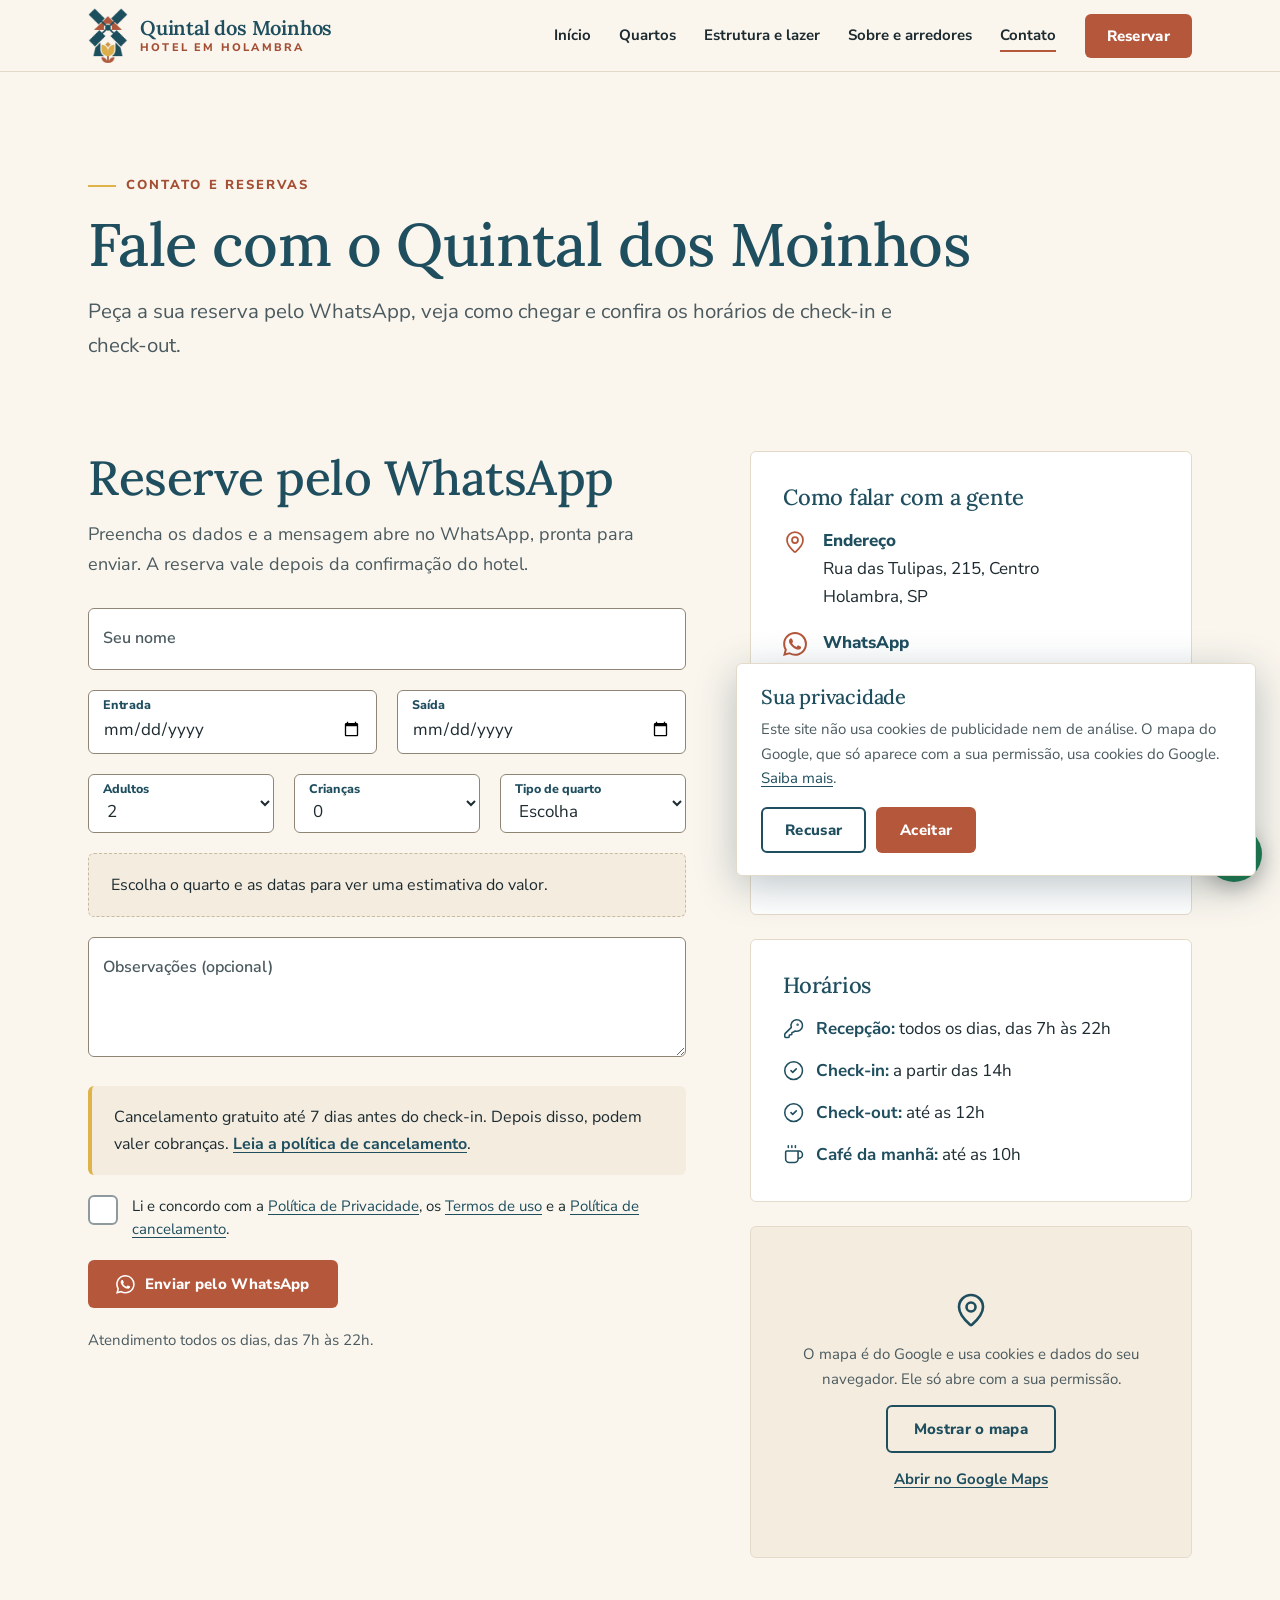
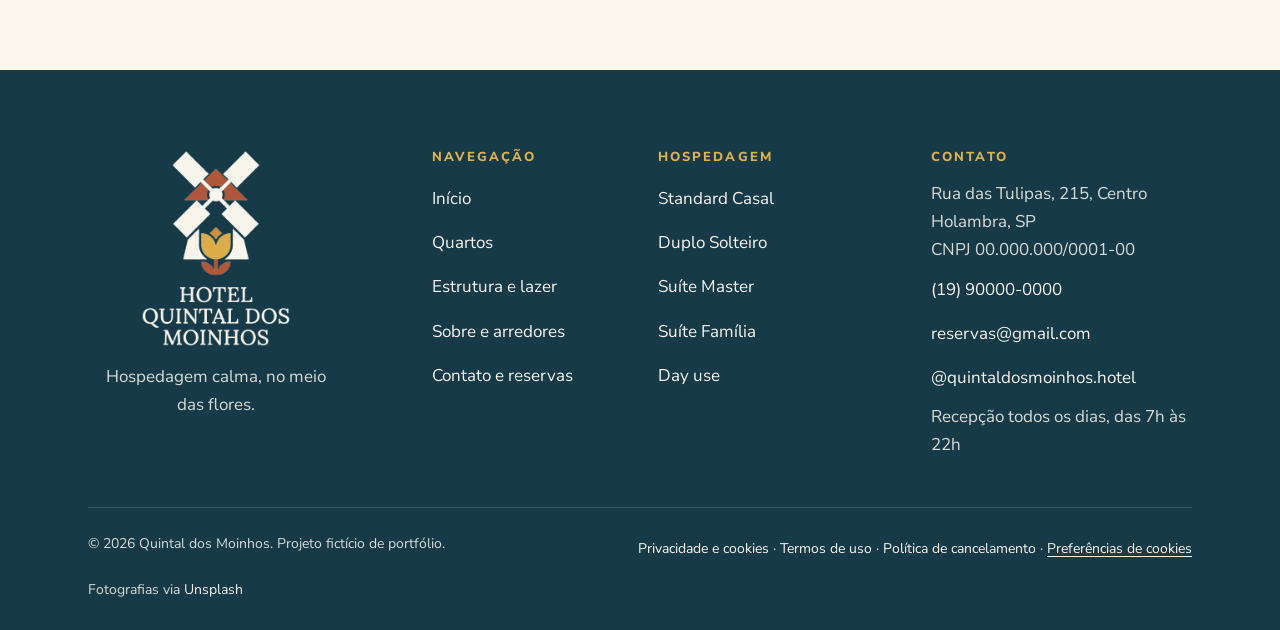
<file: contato.html>
<!doctype html>
<html lang="pt-BR">
<head>
  <meta charset="utf-8">
  <meta name="viewport" content="width=device-width, initial-scale=1, viewport-fit=cover">
  <title>Contato e reservas | Quintal dos Moinhos, Holambra</title>
  <meta name="description" content="Reserve pelo WhatsApp, veja o endereço na Rua das Tulipas, em Holambra, os horários de check-in e check-out e o mapa do hotel.">
  <meta name="theme-color" content="#FAF6EE">
  <link rel="canonical" href="https://SEU-SITE.netlify.app/contato.html">
  <meta property="og:title" content="Contato e reservas | Quintal dos Moinhos, Holambra">
  <meta property="og:description" content="Reserve pelo WhatsApp, veja o endereço na Rua das Tulipas, em Holambra, os horários de check-in e check-out e o mapa do hotel.">
  <meta property="og:type" content="website">
  <meta property="og:locale" content="pt_BR">
  <meta property="og:url" content="https://SEU-SITE.netlify.app/contato.html">
  <meta property="og:image" content="https://SEU-SITE.netlify.app/share.jpg">
  <meta property="og:image:width" content="1200">
  <meta property="og:image:height" content="630">
  <meta property="og:image:alt" content="Jardim florido do hotel Quintal dos Moinhos, em Holambra">
  <meta name="twitter:image" content="https://SEU-SITE.netlify.app/share.jpg">
  <meta name="twitter:card" content="summary_large_image">
  <link rel="icon" href="favicon.ico" sizes="48x48">
  <link rel="icon" type="image/png" sizes="32x32" href="assets/logo/favicon-32.png">
  <link rel="icon" type="image/png" sizes="16x16" href="assets/logo/favicon-16.png">
  <link rel="apple-touch-icon" href="assets/logo/apple-touch-icon.png">
  <link rel="manifest" href="site.webmanifest">
  <link rel="preload" href="assets/fonts/lora-latin.woff2" as="font" type="font/woff2" crossorigin>
  <link rel="preload" href="assets/fonts/nunitosans-latin.woff2" as="font" type="font/woff2" crossorigin>
  <script>/* esqueleto de carregamento: só celular e tablet */if(matchMedia("(max-width:1023px)").matches){var h=document.documentElement;h.classList.add("skel");setTimeout(function(){h.classList.remove("skel")},10000)}</script>
  <link rel="stylesheet" href="assets/css/style.css">
</head>
<body data-page="contato">
  <div class="skeleton" aria-hidden="true"><div class="sk-bar"><span class="sk-brand"><span class="sk sk-logo"></span><span class="sk-stack"><span class="sk sk-line" style="width:150px"></span><span class="sk sk-line" style="width:96px"></span></span></span><span class="sk sk-circle"></span></div><div class="sk-page"><div class="sk-stack sk-stack--lg"><span class="sk sk-title" style="width:74%"></span><span class="sk sk-title" style="width:44%"></span></div><div class="sk-stack"><span class="sk sk-line" style="width:100%"></span><span class="sk sk-line" style="width:92%"></span><span class="sk sk-line" style="width:70%"></span></div><span class="sk sk-photo"></span><div class="sk-stack"><span class="sk sk-line" style="width:100%"></span><span class="sk sk-line" style="width:84%"></span></div><span class="sk sk-btn"></span></div><span class="sk sk-fab"></span></div>
  <a class="skip-link" href="#conteudo">Ir para o conteúdo</a>

  <header class="nav">
    <div class="wrap">
      <a class="brand" href="index.html" aria-label="Quintal dos Moinhos, página inicial">
        <img src="assets/logo/logo-marca.png" alt="" width="40" height="56">
        <span class="brand__txt" translate="no"><strong>Quintal dos Moinhos</strong><span>Hotel em Holambra</span></span>
      </a>
      <button class="nav__toggle" type="button" aria-expanded="false" aria-controls="menu" aria-label="Abrir menu"><svg viewBox="0 0 32 32" aria-hidden="true" focusable="false"><path class="ln tb" d="M27 10 13 10C10.8 10 9 8.2 9 6 9 3.5 10.8 2 13 2 15.2 2 17 3.8 17 6L17 26C17 28.2 18.8 30 21 30 23.2 30 25 28.2 25 26 25 23.8 23.2 22 21 22L7 22"/><path class="ln" d="M7 16 27 16"/></svg></button>
      <nav class="nav__links" id="menu" aria-label="Principal">
        <a href="index.html">Início</a>
        <a href="quartos.html">Quartos</a>
        <a href="estrutura.html">Estrutura e lazer</a>
        <a href="sobre.html">Sobre e arredores</a>
        <a href="contato.html" aria-current="page">Contato</a>
        <a class="btn btn--primary" href="contato.html" data-wa="Olá! Gostaria de fazer uma reserva no Quintal dos Moinhos.">Reservar</a>
      </nav>
    </div>
  </header>

  <main id="conteudo">
    <section class="pagehead" aria-labelledby="h-pagina">
      <div class="wrap">
        <p class="eyebrow enter">Contato e reservas</p>
        <h1 id="h-pagina" class="enter enter--2">Fale com o Quintal dos Moinhos</h1>
        <p class="lead enter enter--3">Peça a sua reserva pelo WhatsApp, veja como chegar e confira os horários de check-in e check-out.</p>
      </div>
    </section>

    <section class="section" id="reserva" style="padding-top:clamp(24px,4vw,48px)" aria-labelledby="h-reserva">
      <div class="wrap contact">
        <div>
          <h2 id="h-reserva">Reserve pelo WhatsApp</h2>
          <p style="margin-top:16px;color:var(--ink-soft);font-size:1.125rem">Preencha os dados e a mensagem abre no WhatsApp, pronta para enviar. A reserva vale depois da confirmação do hotel.</p>
          <form class="form" id="form-reserva" novalidate>
            <div class="field field--f">
              <input placeholder=" " id="nome" name="nome" type="text" autocomplete="name" aria-describedby="nome-erro">
              <label for="nome">Seu nome</label>
              <p class="field__erro" id="nome-erro" role="alert"></p>
            </div>
            <div class="form__row form__row--2">
              <div class="field field--f">
                <input id="entrada" name="entrada" type="date" aria-describedby="entrada-erro">
                <label for="entrada">Entrada</label>
                <p class="field__erro" id="entrada-erro" role="alert"></p>
              </div>
              <div class="field field--f">
                <input id="saida" name="saida" type="date" aria-describedby="saida-erro">
                <label for="saida">Saída</label>
                <p class="field__erro" id="saida-erro" role="alert"></p>
              </div>
            </div>
            <div class="form__row form__row--3">
              <div class="field field--f">
                <select id="adultos" name="adultos" aria-describedby="adultos-erro"><option value="1">1</option><option value="2" selected>2</option><option value="3">3</option><option value="4">4</option></select>
                <label for="adultos">Adultos</label>
                <p class="field__erro" id="adultos-erro" role="alert"></p>
              </div>
              <div class="field field--f">
                <select id="criancas" name="criancas"><option value="0" selected>0</option><option value="1">1</option><option value="2">2</option><option value="3">3</option></select>
                <label for="criancas">Crianças</label>
              </div>
              <div class="field field--f">
                <select id="quarto" name="quarto" aria-describedby="quarto-erro"><option value="">Escolha</option><option value="Quarto Standard Casal" data-preco="290" data-cap="2">Quarto Standard Casal, R$&nbsp;290/diária</option><option value="Quarto Duplo Solteiro" data-preco="330" data-cap="2">Quarto Duplo Solteiro, R$&nbsp;330/diária</option><option value="Suíte Master com varanda" data-preco="420" data-cap="3">Suíte Master com varanda, R$&nbsp;420/diária</option><option value="Suíte Família" data-preco="480" data-cap="4">Suíte Família, R$&nbsp;480/diária</option></select>
                <label for="quarto">Tipo de quarto</label>
                <p class="field__erro" id="quarto-erro" role="alert"></p>
              </div>
            </div>
            <div class="estimate" id="estimativa" aria-live="polite"><p>Escolha o quarto e as datas para ver uma estimativa do valor.</p></div>
            <div class="field field--f">
              <textarea placeholder=" " id="mensagem" name="mensagem" rows="3"></textarea>
              <label for="mensagem">Observações (opcional)</label>
            </div>
            <div class="notice">Cancelamento gratuito até 7 dias antes do check-in. Depois disso, podem valer cobranças. <a href="cancelamento.html" target="_blank" rel="noopener">Leia a política de cancelamento<span class="sr-only"> (abre em nova aba)</span></a>.</div>
            <div>
              <label class="check" for="aceite"><input id="aceite" name="aceite" type="checkbox" aria-describedby="aceite-erro"><span class="check__box" aria-hidden="true"><i data-icon="check"></i></span><span>Li e concordo com a <a href="privacidade.html" target="_blank" rel="noopener">Política de Privacidade</a>, os <a href="termos.html" target="_blank" rel="noopener">Termos de uso</a> e a <a href="cancelamento.html" target="_blank" rel="noopener">Política de cancelamento</a>.</span></label>
              <p class="field__erro" id="aceite-erro" role="alert"></p>
            </div>
            <div><button class="btn btn--primary" type="submit"><i data-icon="whatsapp"></i> Enviar pelo WhatsApp</button></div>
            <p class="form__hint" id="form-status" role="status">Atendimento todos os dias, das 7h às 22h.</p>
          </form>
        </div>
        <div>
          <div class="box">
            <h3>Como falar com a gente</h3>
            <ul class="infos">
              <li><i data-icon="map-pin"></i><div><strong>Endereço</strong>Rua das Tulipas, 215, Centro<br>Holambra, SP</div></li>
              <li><i data-icon="whatsapp"></i><div><strong>WhatsApp</strong><a href="#reserva" data-wa="Olá! Gostaria de fazer uma reserva no Quintal dos Moinhos.">(19)&nbsp;90000-0000</a></div></li>
              <li><i data-icon="mail"></i><div><strong>E-mail</strong><a href="mailto:reservas@gmail.com">reservas@gmail.com</a></div></li>
              <li><i data-icon="instagram"></i><div><strong>Instagram</strong><a href="https://www.instagram.com/quintaldosmoinhos.hotel" target="_blank" rel="noopener">@quintaldosmoinhos.hotel<span class="sr-only"> (abre em nova aba)</span></a></div></li>
            </ul>
          </div>
          <div class="box">
            <h3>Horários</h3>
            <ul class="policy">
              <li><i data-icon="key-round"></i><span><strong>Recepção:</strong> todos os dias, das 7h às 22h</span></li>
              <li><i data-icon="circle-check"></i><span><strong>Check-in:</strong> a partir das 14h</span></li>
              <li><i data-icon="circle-check"></i><span><strong>Check-out:</strong> até as 12h</span></li>
              <li><i data-icon="coffee"></i><span><strong>Café da manhã:</strong> até as 10h</span></li>
            </ul>
          </div>
          <div class="map" data-map data-src="https://www.google.com/maps?q=Rua+das+Tulipas,+215,+Centro,+Holambra,+SP&amp;output=embed">
            <div class="map__gate">
              <i data-icon="map-pin"></i>
              <p>O mapa é do Google e usa cookies e dados do seu navegador. Ele só abre com a sua permissão.</p>
              <button class="btn btn--secondary" type="button" data-map-load>Mostrar o mapa</button>
              <a class="map__alt" href="https://www.google.com/maps/search/?api=1&amp;query=Rua+das+Tulipas,+215,+Centro,+Holambra,+SP" target="_blank" rel="noopener">Abrir no Google Maps<span class="sr-only"> (abre em nova aba)</span></a>
            </div>
          </div>
        </div>
      </div>
    </section>
  </main>

  <footer class="footer">
    <div class="wrap">
      <div class="footer__grid">
        <div class="footer__brand">
          <img src="assets/logo/logo-completa-clara.png" alt="Hotel Quintal dos Moinhos" width="150" height="198" loading="lazy">
          <p>Hospedagem calma, no meio das flores.</p>
        </div>
        <div>
          <h2>Navegação</h2>
          <ul>
            <li><a href="index.html">Início</a></li>
            <li><a href="quartos.html">Quartos</a></li>
            <li><a href="estrutura.html">Estrutura e lazer</a></li>
            <li><a href="sobre.html">Sobre e arredores</a></li>
            <li><a href="contato.html">Contato e reservas</a></li>
          </ul>
        </div>
        <div>
          <h2>Hospedagem</h2>
          <ul>
            <li><a href="quartos.html#standard">Standard Casal</a></li>
            <li><a href="quartos.html#duplo">Duplo Solteiro</a></li>
            <li><a href="quartos.html#master">Suíte Master</a></li>
            <li><a href="quartos.html#familia">Suíte Família</a></li>
            <li><a href="estrutura.html#day-use">Day use</a></li>
          </ul>
        </div>
        <div>
          <h2>Contato</h2>
          <ul>
            <li>Rua das Tulipas, 215, Centro<br>Holambra, SP<br>CNPJ 00.000.000/0001-00</li>
            <li><a href="contato.html" data-wa="Olá! Gostaria de fazer uma reserva no Quintal dos Moinhos.">(19)&nbsp;90000-0000</a></li>
            <li><a href="mailto:reservas@gmail.com">reservas@gmail.com</a></li>
            <li><a href="https://www.instagram.com/quintaldosmoinhos.hotel" target="_blank" rel="noopener">@quintaldosmoinhos.hotel<span class="sr-only"> (abre em nova aba)</span></a></li>
            <li>Recepção todos os dias, das 7h às 22h</li>
          </ul>
        </div>
      </div>
      <div class="footer__legal">
        <span>© <span data-ano>2026</span> Quintal dos Moinhos. Projeto fictício de portfólio.</span>
        <span class="footer__links"><a href="privacidade.html">Privacidade e cookies</a><span class="sep" aria-hidden="true"> · </span><a href="termos.html">Termos de uso</a><span class="sep" aria-hidden="true"> · </span><a href="cancelamento.html">Política de cancelamento</a><span class="sep" aria-hidden="true"> · </span><button class="linklike" type="button" data-cookie-prefs>Preferências de cookies</button></span>
        <span>Fotografias via <a href="creditos.html">Unsplash</a></span>
      </div>
    </div>
  </footer>
  <a class="wa-float is-compact" href="contato.html" data-wa="Olá! Gostaria de fazer uma reserva no Quintal dos Moinhos." aria-label="Reservar pelo WhatsApp"><i data-icon="whatsapp"></i><span>WhatsApp</span></a>

  <script src="assets/js/icons.js"></script>
  <script src="assets/js/main.js"></script>
</body>
</html>
</file>
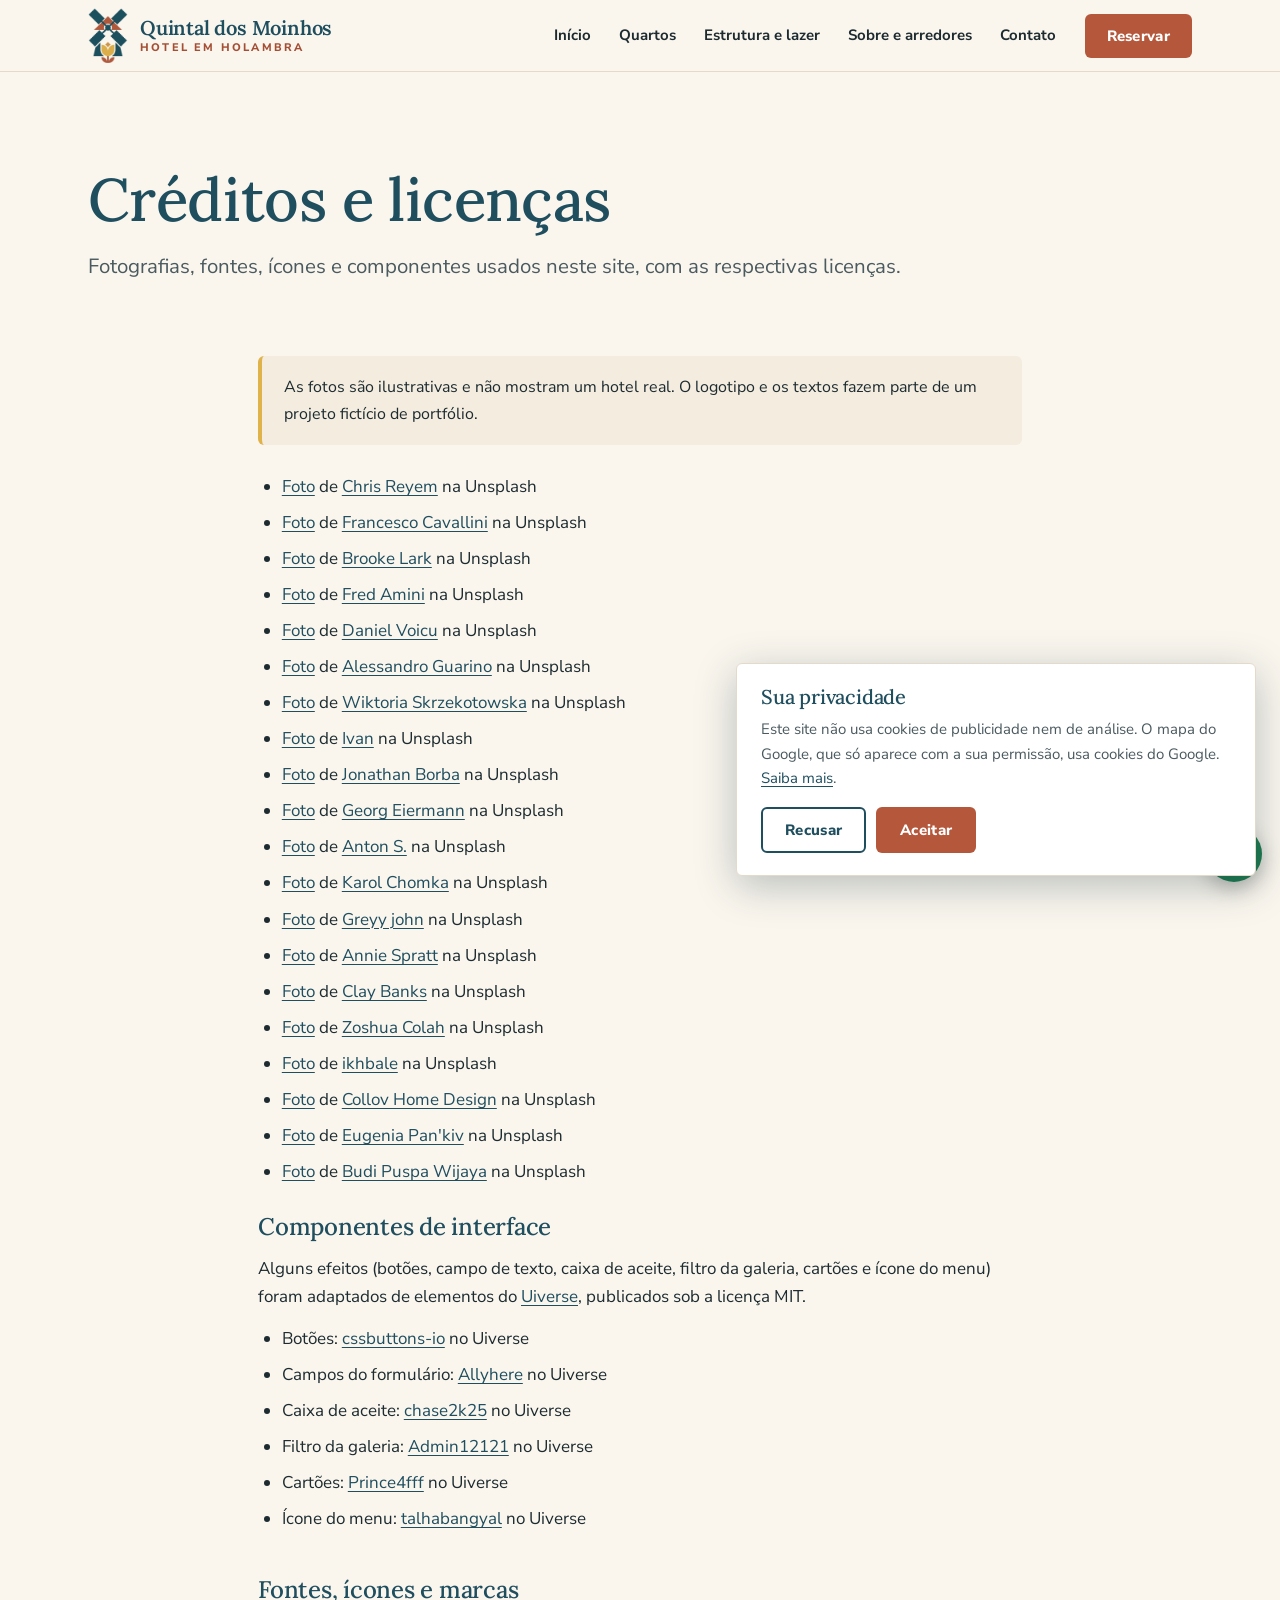
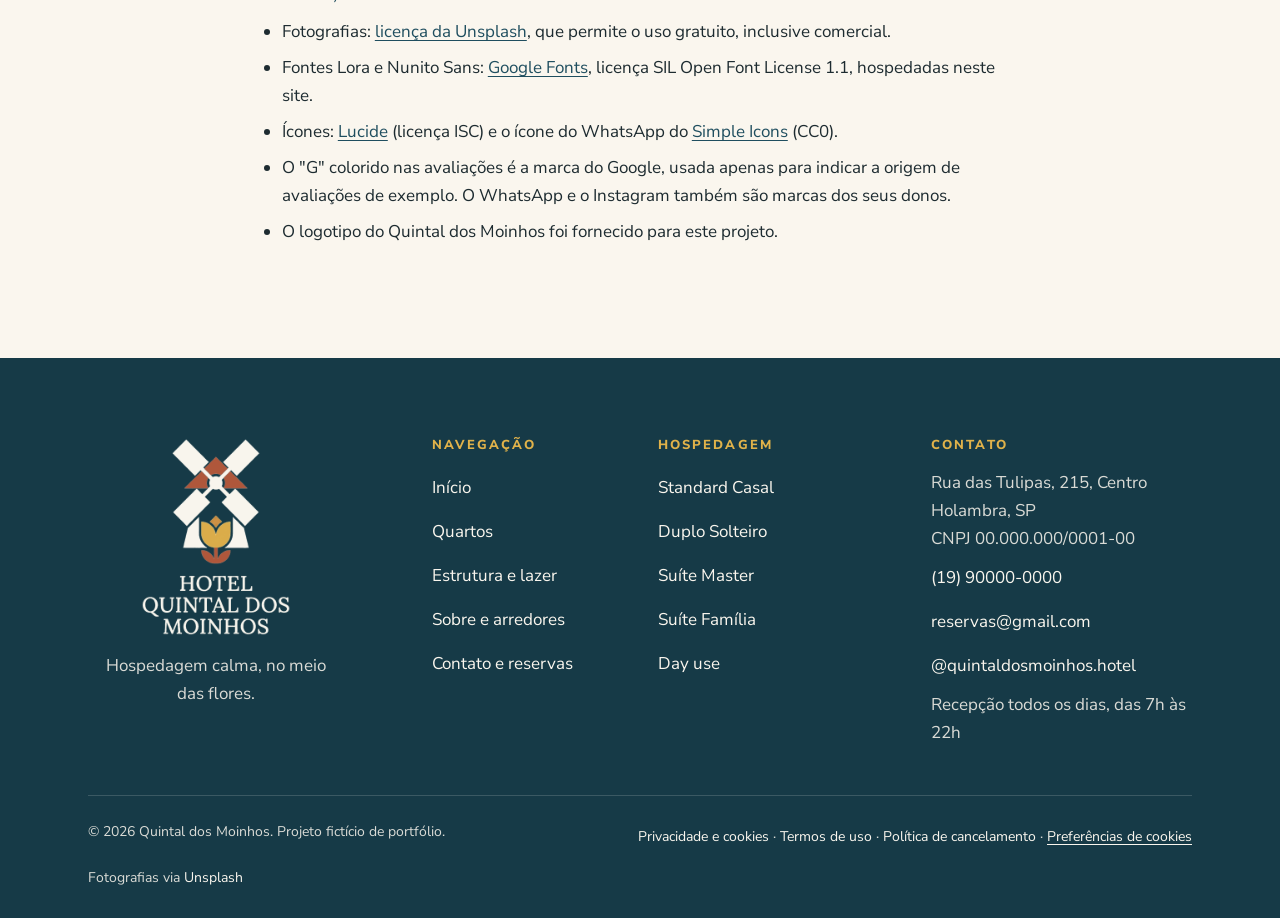
<file: creditos.html>
<!doctype html>
<html lang="pt-BR">
<head>
  <meta charset="utf-8">
  <meta name="viewport" content="width=device-width, initial-scale=1, viewport-fit=cover">
  <title>Créditos e licenças | Quintal dos Moinhos</title>
  <meta name="description" content="Créditos e licenças das fotografias, fontes, ícones e componentes usados no site do Quintal dos Moinhos.">
  <meta name="theme-color" content="#FAF6EE">
  <meta name="robots" content="noindex">
  <link rel="canonical" href="https://SEU-SITE.netlify.app/creditos.html">
  <meta property="og:title" content="Créditos e licenças | Quintal dos Moinhos">
  <meta property="og:description" content="Créditos e licenças das fotografias, fontes, ícones e componentes usados no site do Quintal dos Moinhos.">
  <meta property="og:type" content="website">
  <meta property="og:locale" content="pt_BR">
  <meta property="og:url" content="https://SEU-SITE.netlify.app/creditos.html">
  <meta property="og:image" content="https://SEU-SITE.netlify.app/share.jpg">
  <meta property="og:image:width" content="1200">
  <meta property="og:image:height" content="630">
  <meta property="og:image:alt" content="Jardim florido do hotel Quintal dos Moinhos, em Holambra">
  <meta name="twitter:image" content="https://SEU-SITE.netlify.app/share.jpg">
  <meta name="twitter:card" content="summary_large_image">
  <link rel="icon" href="favicon.ico" sizes="48x48">
  <link rel="icon" type="image/png" sizes="32x32" href="assets/logo/favicon-32.png">
  <link rel="icon" type="image/png" sizes="16x16" href="assets/logo/favicon-16.png">
  <link rel="apple-touch-icon" href="assets/logo/apple-touch-icon.png">
  <link rel="manifest" href="site.webmanifest">
  <link rel="preload" href="assets/fonts/lora-latin.woff2" as="font" type="font/woff2" crossorigin>
  <link rel="preload" href="assets/fonts/nunitosans-latin.woff2" as="font" type="font/woff2" crossorigin>
  <script>/* esqueleto de carregamento: só celular e tablet */if(matchMedia("(max-width:1023px)").matches){var h=document.documentElement;h.classList.add("skel");setTimeout(function(){h.classList.remove("skel")},10000)}</script>
  <link rel="stylesheet" href="assets/css/style.css">
</head>
<body data-page="creditos">
  <div class="skeleton" aria-hidden="true"><div class="sk-bar"><span class="sk-brand"><span class="sk sk-logo"></span><span class="sk-stack"><span class="sk sk-line" style="width:150px"></span><span class="sk sk-line" style="width:96px"></span></span></span><span class="sk sk-circle"></span></div><div class="sk-page"><div class="sk-stack sk-stack--lg"><span class="sk sk-title" style="width:74%"></span><span class="sk sk-title" style="width:44%"></span></div><div class="sk-stack"><span class="sk sk-line" style="width:100%"></span><span class="sk sk-line" style="width:92%"></span><span class="sk sk-line" style="width:70%"></span></div><span class="sk sk-photo"></span><div class="sk-stack"><span class="sk sk-line" style="width:100%"></span><span class="sk sk-line" style="width:84%"></span></div><span class="sk sk-btn"></span></div><span class="sk sk-fab"></span></div>
  <a class="skip-link" href="#conteudo">Ir para o conteúdo</a>

  <header class="nav">
    <div class="wrap">
      <a class="brand" href="index.html" aria-label="Quintal dos Moinhos, página inicial">
        <img src="assets/logo/logo-marca.png" alt="" width="40" height="56">
        <span class="brand__txt" translate="no"><strong>Quintal dos Moinhos</strong><span>Hotel em Holambra</span></span>
      </a>
      <button class="nav__toggle" type="button" aria-expanded="false" aria-controls="menu" aria-label="Abrir menu"><svg viewBox="0 0 32 32" aria-hidden="true" focusable="false"><path class="ln tb" d="M27 10 13 10C10.8 10 9 8.2 9 6 9 3.5 10.8 2 13 2 15.2 2 17 3.8 17 6L17 26C17 28.2 18.8 30 21 30 23.2 30 25 28.2 25 26 25 23.8 23.2 22 21 22L7 22"/><path class="ln" d="M7 16 27 16"/></svg></button>
      <nav class="nav__links" id="menu" aria-label="Principal">
        <a href="index.html">Início</a>
        <a href="quartos.html">Quartos</a>
        <a href="estrutura.html">Estrutura e lazer</a>
        <a href="sobre.html">Sobre e arredores</a>
        <a href="contato.html">Contato</a>
        <a class="btn btn--primary" href="contato.html" data-wa="Olá! Gostaria de fazer uma reserva no Quintal dos Moinhos.">Reservar</a>
      </nav>
    </div>
  </header>

  <main id="conteudo">
    <section class="pagehead" aria-labelledby="h-pagina">
      <div class="wrap">
        <h1 id="h-pagina" class="enter enter--2">Créditos e licenças</h1>
        <p class="lead enter enter--3">Fotografias, fontes, ícones e componentes usados neste site, com as respectivas licenças.</p>
      </div>
    </section>

    <section class="section legal" aria-label="Lista de créditos" style="padding-top:clamp(16px,3vw,32px)">
      <div class="wrap">
        <p class="notice">As fotos são ilustrativas e não mostram um hotel real. O logotipo e os textos fazem parte de um projeto fictício de portfólio.</p>
        <ul style="margin-top:28px">
          <li><a href="https://unsplash.com/photos/wH8y3nslmyo" target="_blank" rel="noopener">Foto</a> de <a href="https://unsplash.com/@chris_reyem" target="_blank" rel="noopener">Chris Reyem</a> na Unsplash</li>
          <li><a href="https://unsplash.com/photos/HN1-Gfs9Mxk" target="_blank" rel="noopener">Foto</a> de <a href="https://unsplash.com/@nemonihil" target="_blank" rel="noopener">Francesco Cavallini</a> na Unsplash</li>
          <li><a href="https://unsplash.com/photos/IDTEXXXfS44" target="_blank" rel="noopener">Foto</a> de <a href="https://unsplash.com/@brookelark" target="_blank" rel="noopener">Brooke Lark</a> na Unsplash</li>
          <li><a href="https://unsplash.com/photos/TzoWpI57mGw" target="_blank" rel="noopener">Foto</a> de <a href="https://unsplash.com/@fred63" target="_blank" rel="noopener">Fred Amini</a> na Unsplash</li>
          <li><a href="https://unsplash.com/photos/81f3yRwk-H0" target="_blank" rel="noopener">Foto</a> de <a href="https://unsplash.com/@danielvoicu" target="_blank" rel="noopener">Daniel Voicu</a> na Unsplash</li>
          <li><a href="https://unsplash.com/photos/qdJCZrRT9Xo" target="_blank" rel="noopener">Foto</a> de <a href="https://unsplash.com/@alessguarino" target="_blank" rel="noopener">Alessandro Guarino</a> na Unsplash</li>
          <li><a href="https://unsplash.com/photos/TZoxUM_oj8A" target="_blank" rel="noopener">Foto</a> de <a href="https://unsplash.com/@wswierzgon" target="_blank" rel="noopener">Wiktoria Skrzekotowska</a> na Unsplash</li>
          <li><a href="https://unsplash.com/photos/P7X8o2U66t4" target="_blank" rel="noopener">Foto</a> de <a href="https://unsplash.com/@artistiq" target="_blank" rel="noopener">Ivan</a> na Unsplash</li>
          <li><a href="https://unsplash.com/photos/MAIeZnNemDo" target="_blank" rel="noopener">Foto</a> de <a href="https://unsplash.com/@jonathanborba" target="_blank" rel="noopener">Jonathan Borba</a> na Unsplash</li>
          <li><a href="https://unsplash.com/photos/vtS5JoYBT2U" target="_blank" rel="noopener">Foto</a> de <a href="https://unsplash.com/@georgeiermann" target="_blank" rel="noopener">Georg Eiermann</a> na Unsplash</li>
          <li><a href="https://unsplash.com/photos/uvxoFzkAMJ0" target="_blank" rel="noopener">Foto</a> de <a href="https://unsplash.com/@4ntonka" target="_blank" rel="noopener">Anton S.</a> na Unsplash</li>
          <li><a href="https://unsplash.com/photos/zWSPQxvdpWk" target="_blank" rel="noopener">Foto</a> de <a href="https://unsplash.com/@karolchomka" target="_blank" rel="noopener">Karol Chomka</a> na Unsplash</li>
          <li><a href="https://unsplash.com/photos/y6SCShi9iqA" target="_blank" rel="noopener">Foto</a> de <a href="https://unsplash.com/@greyyjohn" target="_blank" rel="noopener">Greyy john</a> na Unsplash</li>
          <li><a href="https://unsplash.com/photos/nVDaaKMtiMo" target="_blank" rel="noopener">Foto</a> de <a href="https://unsplash.com/@anniespratt" target="_blank" rel="noopener">Annie Spratt</a> na Unsplash</li>
          <li><a href="https://unsplash.com/photos/Ph2AIj8vOwo" target="_blank" rel="noopener">Foto</a> de <a href="https://unsplash.com/@claybanks" target="_blank" rel="noopener">Clay Banks</a> na Unsplash</li>
          <li><a href="https://unsplash.com/photos/wOkEwfChQqM" target="_blank" rel="noopener">Foto</a> de <a href="https://unsplash.com/@zoshuacolah" target="_blank" rel="noopener">Zoshua Colah</a> na Unsplash</li>
          <li><a href="https://unsplash.com/photos/4eUol_FVp3o" target="_blank" rel="noopener">Foto</a> de <a href="https://unsplash.com/@ikhbale" target="_blank" rel="noopener">ikhbale</a> na Unsplash</li>
          <li><a href="https://unsplash.com/photos/MopQfWaJFiw" target="_blank" rel="noopener">Foto</a> de <a href="https://unsplash.com/@collovhome" target="_blank" rel="noopener">Collov Home Design</a> na Unsplash</li>
          <li><a href="https://unsplash.com/photos/7F7gK0YVTHA" target="_blank" rel="noopener">Foto</a> de <a href="https://unsplash.com/@eugenivy_now" target="_blank" rel="noopener">Eugenia Pan&#x27;kiv</a> na Unsplash</li>
          <li><a href="https://unsplash.com/photos/3Xw3fAIVFQQ" target="_blank" rel="noopener">Foto</a> de <a href="https://unsplash.com/@budi_puspa_wijaya" target="_blank" rel="noopener">Budi Puspa Wijaya</a> na Unsplash</li>
        </ul>
        <h2>Componentes de interface</h2>
        <p>Alguns efeitos (botões, campo de texto, caixa de aceite, filtro da galeria, cartões e ícone do menu) foram adaptados de elementos do <a href="https://uiverse.io" target="_blank" rel="noopener">Uiverse</a>, publicados sob a licença MIT.</p>
        <ul style="margin-top:14px">
          <li>Botões: <a href="https://uiverse.io/cssbuttons-io/slippery-jellyfish-67" target="_blank" rel="noopener">cssbuttons-io</a> no Uiverse</li>
          <li>Campos do formulário: <a href="https://uiverse.io/Allyhere/slippery-fly-8" target="_blank" rel="noopener">Allyhere</a> no Uiverse</li>
          <li>Caixa de aceite: <a href="https://uiverse.io/chase2k25/perfect-swan-88" target="_blank" rel="noopener">chase2k25</a> no Uiverse</li>
          <li>Filtro da galeria: <a href="https://uiverse.io/Admin12121/cold-bobcat-20" target="_blank" rel="noopener">Admin12121</a> no Uiverse</li>
          <li>Cartões: <a href="https://uiverse.io/Prince4fff/slippery-baboon-37" target="_blank" rel="noopener">Prince4fff</a> no Uiverse</li>
          <li>Ícone do menu: <a href="https://uiverse.io/talhabangyal/horrible-squid-21" target="_blank" rel="noopener">talhabangyal</a> no Uiverse</li>
        </ul>
        <h2>Fontes, ícones e marcas</h2>
        <ul style="margin-top:14px">
          <li>Fotografias: <a href="https://unsplash.com/license" target="_blank" rel="noopener">licença da Unsplash</a>, que permite o uso gratuito, inclusive comercial.</li>
          <li>Fontes Lora e Nunito Sans: <a href="https://fonts.google.com" target="_blank" rel="noopener">Google Fonts</a>, licença SIL Open Font License 1.1, hospedadas neste site.</li>
          <li>Ícones: <a href="https://lucide.dev" target="_blank" rel="noopener">Lucide</a> (licença ISC) e o ícone do WhatsApp do <a href="https://simpleicons.org" target="_blank" rel="noopener">Simple Icons</a> (CC0).</li>
          <li>O "G" colorido nas avaliações é a marca do Google, usada apenas para indicar a origem de avaliações de exemplo. O WhatsApp e o Instagram também são marcas dos seus donos.</li>
          <li>O logotipo do Quintal dos Moinhos foi fornecido para este projeto.</li>
        </ul>
      </div>
    </section>
  </main>

  <footer class="footer">
    <div class="wrap">
      <div class="footer__grid">
        <div class="footer__brand">
          <img src="assets/logo/logo-completa-clara.png" alt="Hotel Quintal dos Moinhos" width="150" height="198" loading="lazy">
          <p>Hospedagem calma, no meio das flores.</p>
        </div>
        <div>
          <h2>Navegação</h2>
          <ul>
            <li><a href="index.html">Início</a></li>
            <li><a href="quartos.html">Quartos</a></li>
            <li><a href="estrutura.html">Estrutura e lazer</a></li>
            <li><a href="sobre.html">Sobre e arredores</a></li>
            <li><a href="contato.html">Contato e reservas</a></li>
          </ul>
        </div>
        <div>
          <h2>Hospedagem</h2>
          <ul>
            <li><a href="quartos.html#standard">Standard Casal</a></li>
            <li><a href="quartos.html#duplo">Duplo Solteiro</a></li>
            <li><a href="quartos.html#master">Suíte Master</a></li>
            <li><a href="quartos.html#familia">Suíte Família</a></li>
            <li><a href="estrutura.html#day-use">Day use</a></li>
          </ul>
        </div>
        <div>
          <h2>Contato</h2>
          <ul>
            <li>Rua das Tulipas, 215, Centro<br>Holambra, SP<br>CNPJ 00.000.000/0001-00</li>
            <li><a href="contato.html" data-wa="Olá! Gostaria de fazer uma reserva no Quintal dos Moinhos.">(19)&nbsp;90000-0000</a></li>
            <li><a href="mailto:reservas@gmail.com">reservas@gmail.com</a></li>
            <li><a href="https://www.instagram.com/quintaldosmoinhos.hotel" target="_blank" rel="noopener">@quintaldosmoinhos.hotel<span class="sr-only"> (abre em nova aba)</span></a></li>
            <li>Recepção todos os dias, das 7h às 22h</li>
          </ul>
        </div>
      </div>
      <div class="footer__legal">
        <span>© <span data-ano>2026</span> Quintal dos Moinhos. Projeto fictício de portfólio.</span>
        <span class="footer__links"><a href="privacidade.html">Privacidade e cookies</a><span class="sep" aria-hidden="true"> · </span><a href="termos.html">Termos de uso</a><span class="sep" aria-hidden="true"> · </span><a href="cancelamento.html">Política de cancelamento</a><span class="sep" aria-hidden="true"> · </span><button class="linklike" type="button" data-cookie-prefs>Preferências de cookies</button></span>
        <span>Fotografias via <a href="creditos.html">Unsplash</a></span>
      </div>
    </div>
  </footer>
  <a class="wa-float is-compact" href="contato.html" data-wa="Olá! Gostaria de fazer uma reserva no Quintal dos Moinhos." aria-label="Reservar pelo WhatsApp"><i data-icon="whatsapp"></i><span>WhatsApp</span></a>

  <script src="assets/js/icons.js"></script>
  <script src="assets/js/main.js"></script>
</body>
</html>
</file>
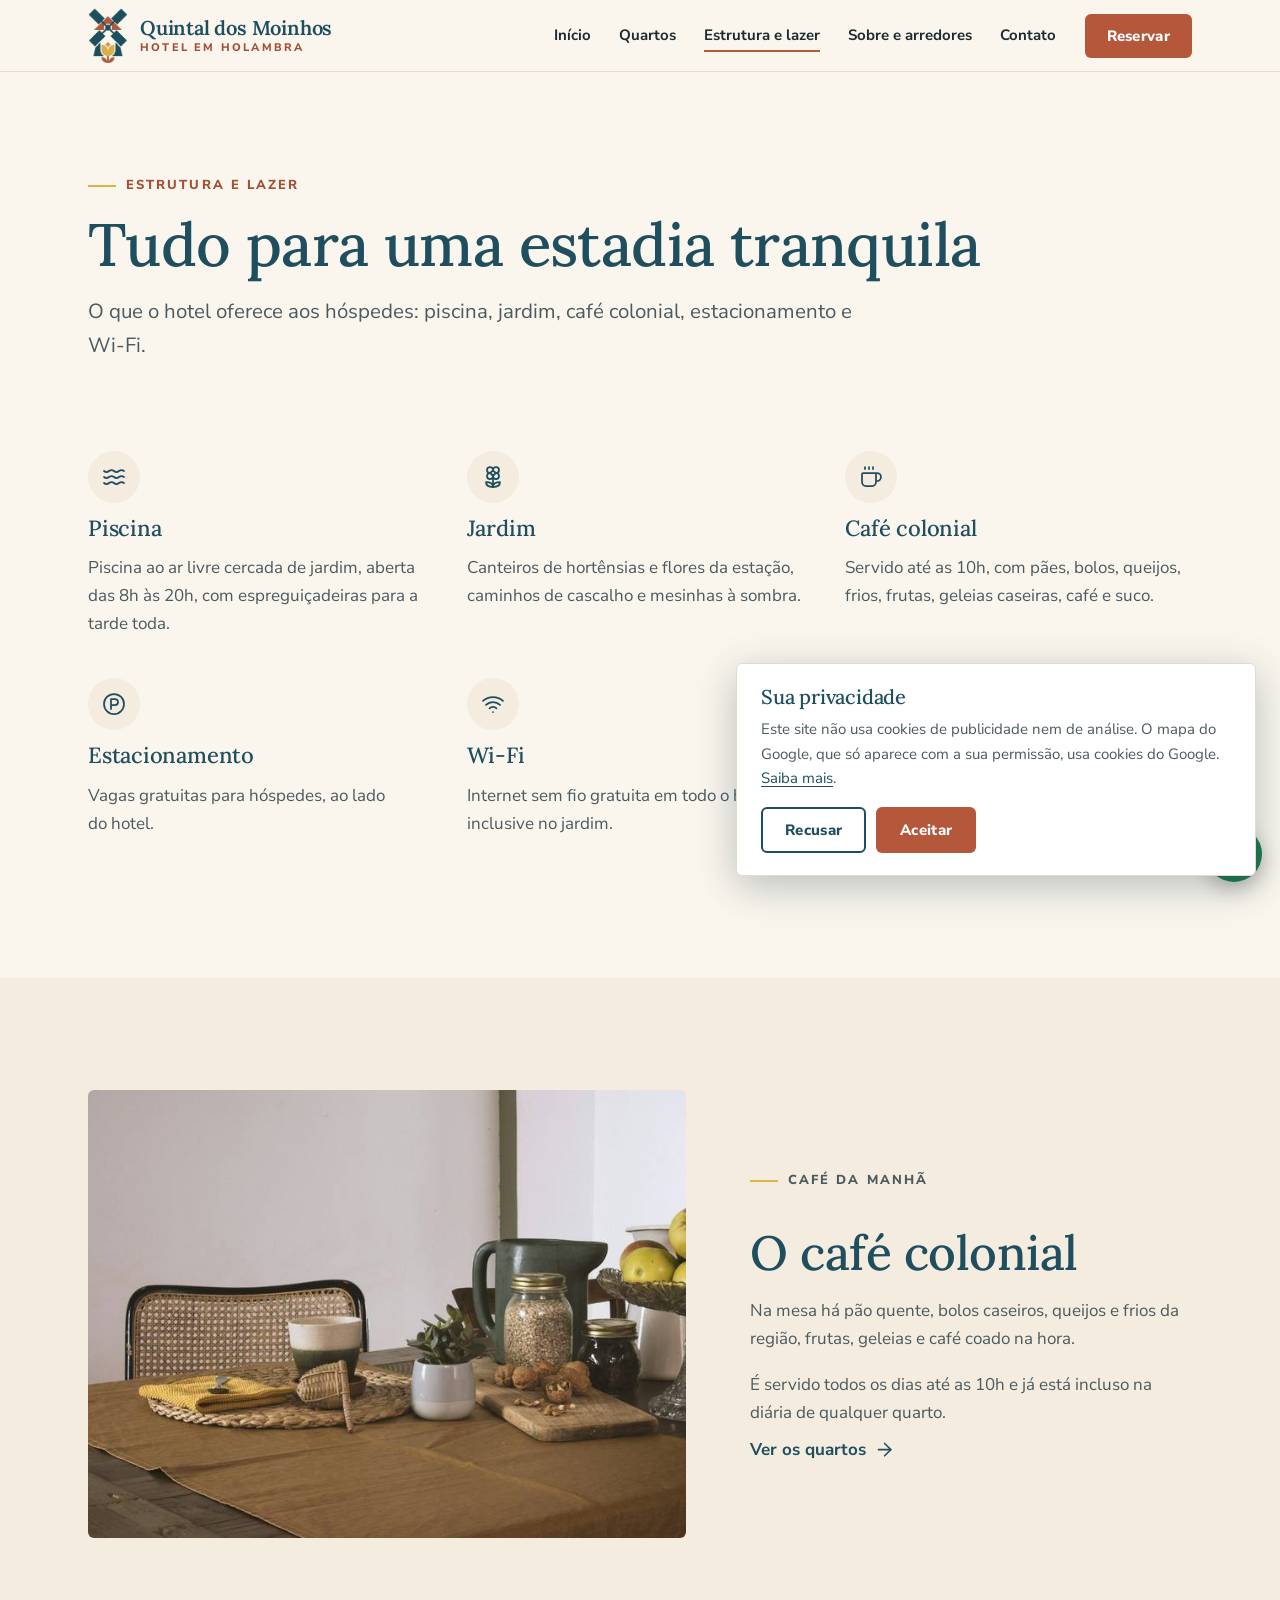
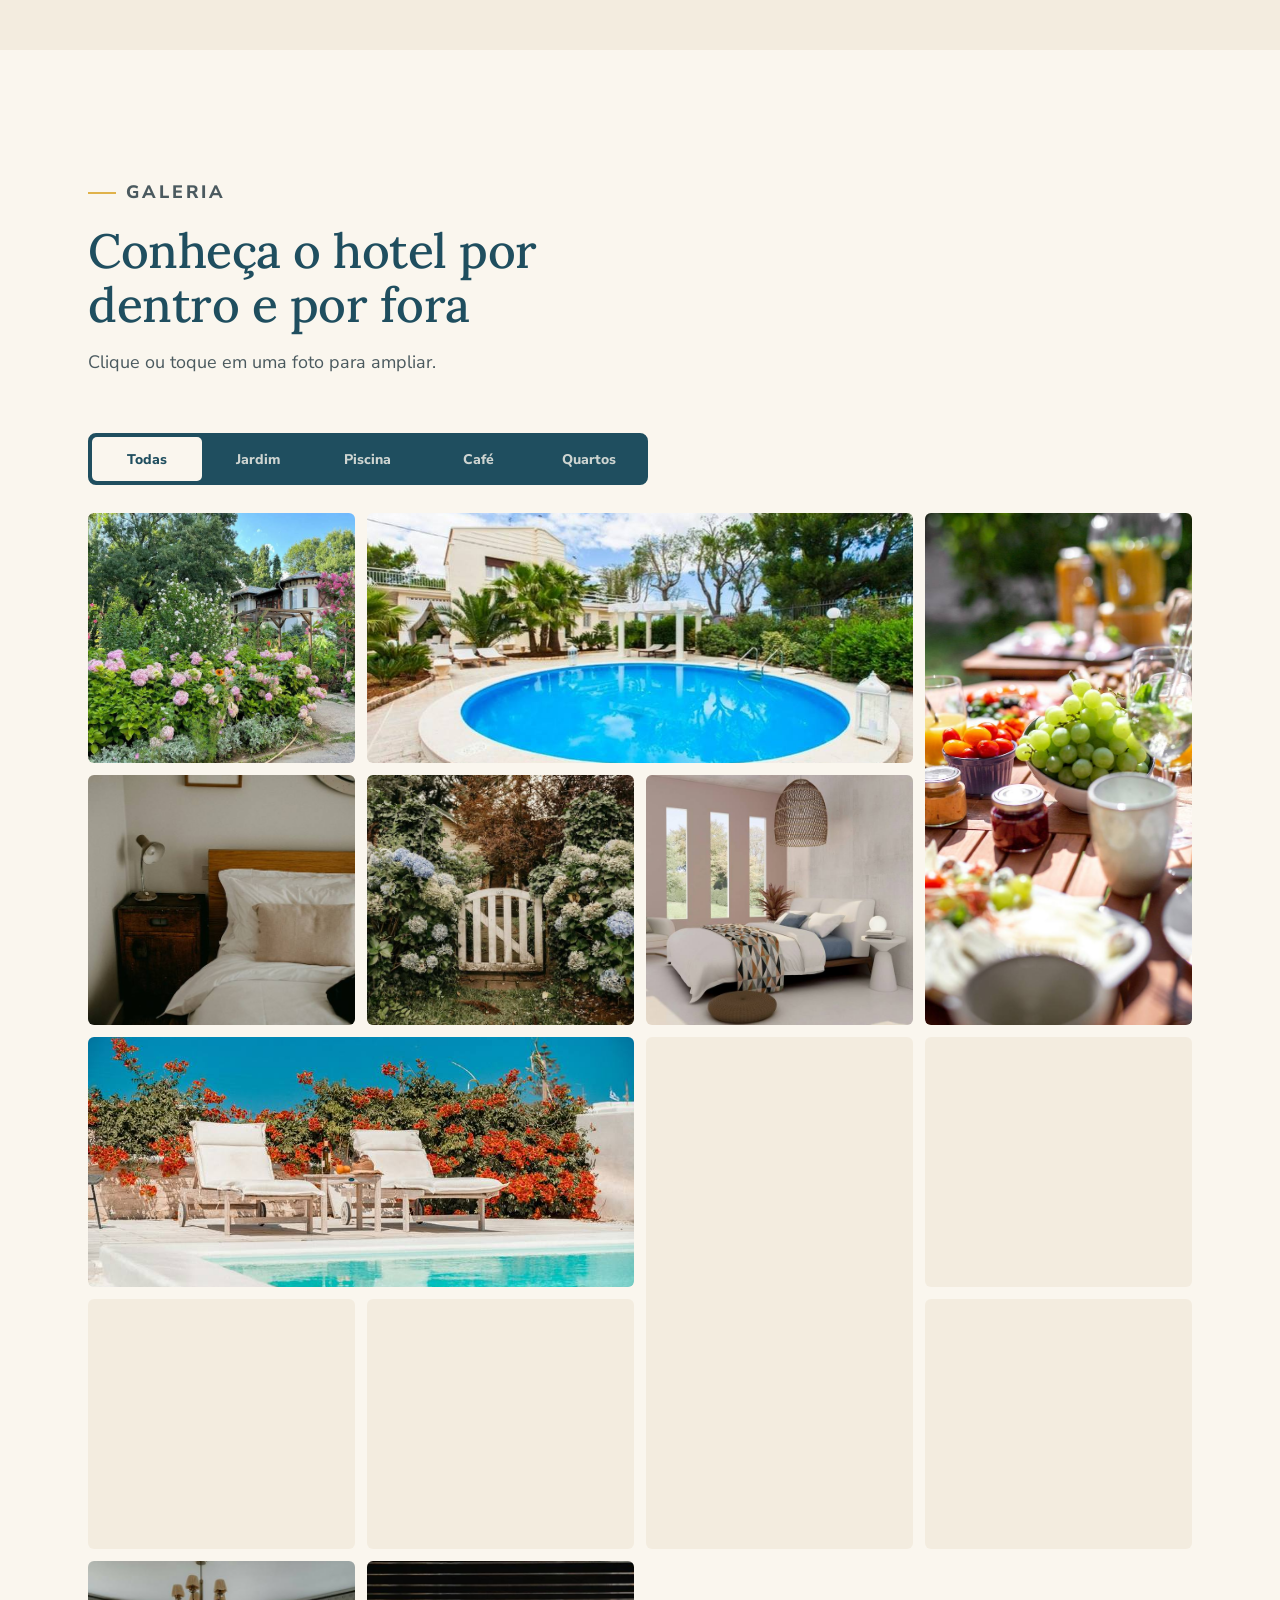
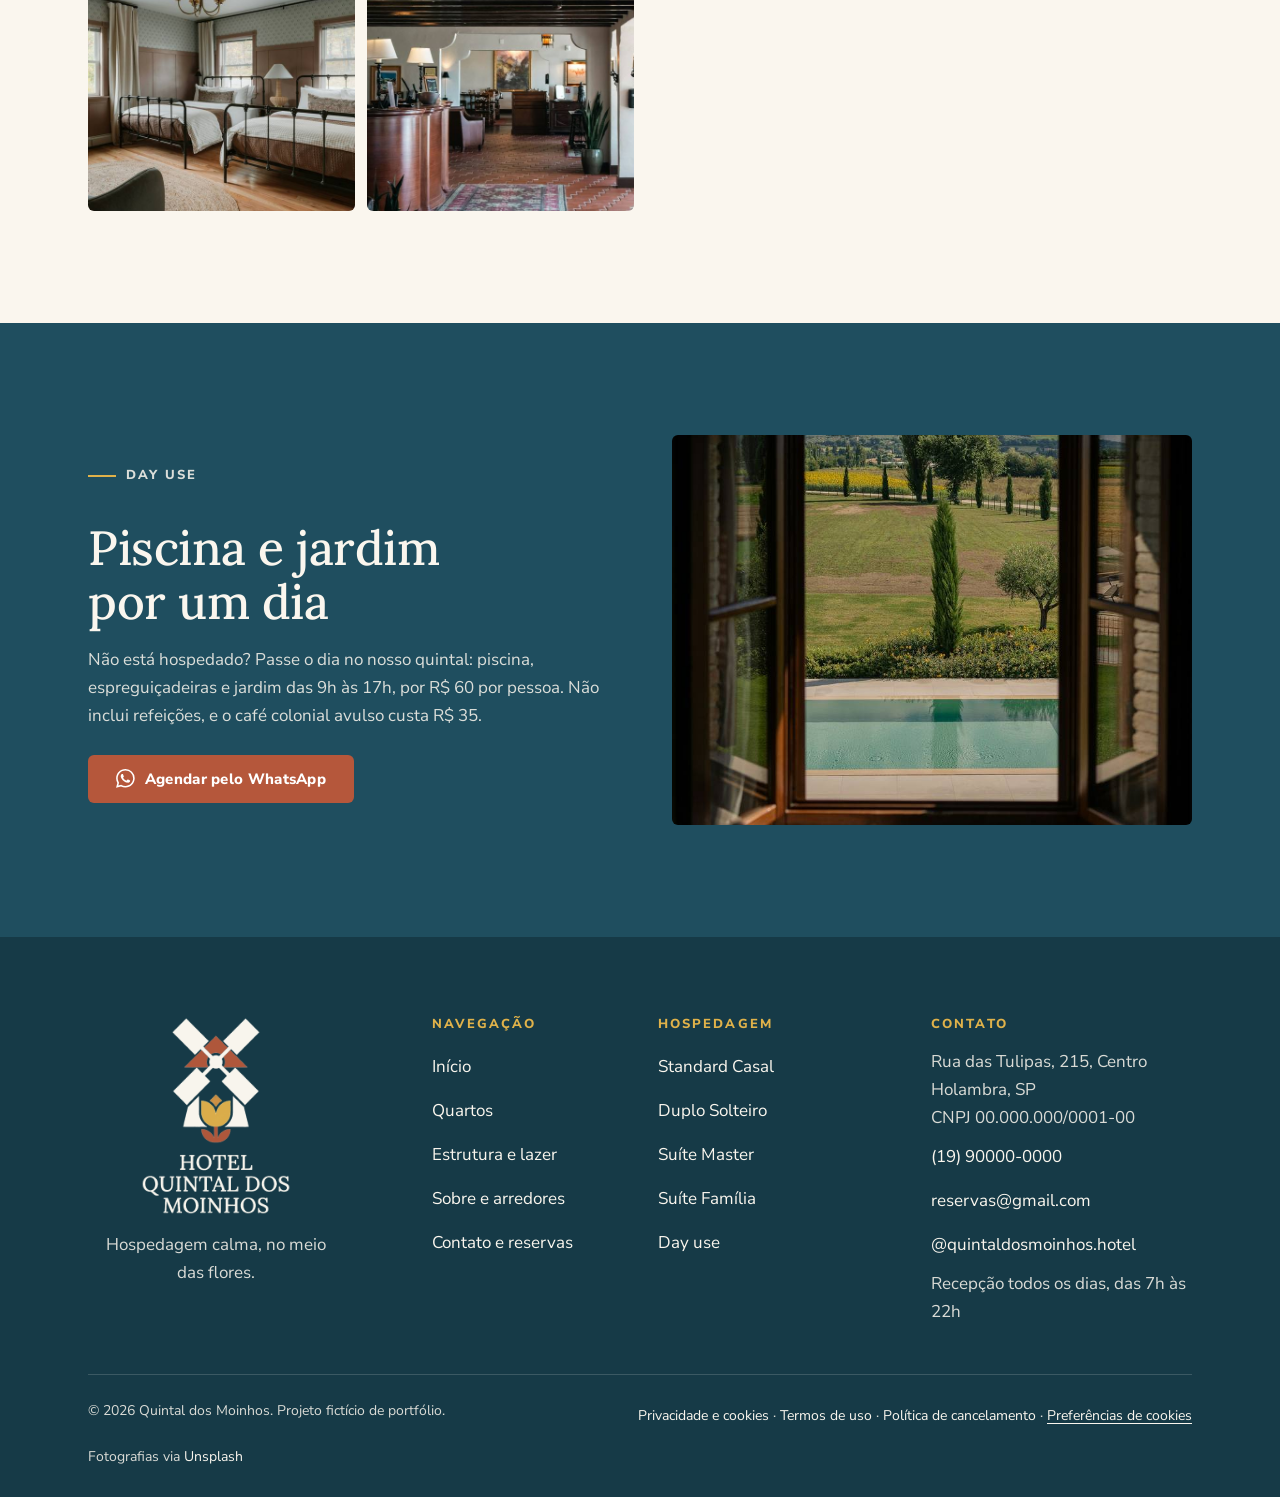
<file: estrutura.html>
<!doctype html>
<html lang="pt-BR">
<head>
  <meta charset="utf-8">
  <meta name="viewport" content="width=device-width, initial-scale=1, viewport-fit=cover">
  <title>Estrutura e lazer | Quintal dos Moinhos, Holambra</title>
  <meta name="description" content="Piscina, jardim florido, café colonial até as 10h, estacionamento e Wi-Fi gratuitos. Veja as fotos do hotel e o day use.">
  <meta name="theme-color" content="#FAF6EE">
  <link rel="canonical" href="https://SEU-SITE.netlify.app/estrutura.html">
  <meta property="og:title" content="Estrutura e lazer | Quintal dos Moinhos, Holambra">
  <meta property="og:description" content="Piscina, jardim florido, café colonial até as 10h, estacionamento e Wi-Fi gratuitos. Veja as fotos do hotel e o day use.">
  <meta property="og:type" content="website">
  <meta property="og:locale" content="pt_BR">
  <meta property="og:url" content="https://SEU-SITE.netlify.app/estrutura.html">
  <meta property="og:image" content="https://SEU-SITE.netlify.app/share.jpg">
  <meta property="og:image:width" content="1200">
  <meta property="og:image:height" content="630">
  <meta property="og:image:alt" content="Jardim florido do hotel Quintal dos Moinhos, em Holambra">
  <meta name="twitter:image" content="https://SEU-SITE.netlify.app/share.jpg">
  <meta name="twitter:card" content="summary_large_image">
  <link rel="icon" href="favicon.ico" sizes="48x48">
  <link rel="icon" type="image/png" sizes="32x32" href="assets/logo/favicon-32.png">
  <link rel="icon" type="image/png" sizes="16x16" href="assets/logo/favicon-16.png">
  <link rel="apple-touch-icon" href="assets/logo/apple-touch-icon.png">
  <link rel="manifest" href="site.webmanifest">
  <link rel="preload" href="assets/fonts/lora-latin.woff2" as="font" type="font/woff2" crossorigin>
  <link rel="preload" href="assets/fonts/nunitosans-latin.woff2" as="font" type="font/woff2" crossorigin>
  <script>/* esqueleto de carregamento: só celular e tablet */if(matchMedia("(max-width:1023px)").matches){var h=document.documentElement;h.classList.add("skel");setTimeout(function(){h.classList.remove("skel")},10000)}</script>
  <link rel="stylesheet" href="assets/css/style.css">
</head>
<body data-page="estrutura">
  <div class="skeleton" aria-hidden="true"><div class="sk-bar"><span class="sk-brand"><span class="sk sk-logo"></span><span class="sk-stack"><span class="sk sk-line" style="width:150px"></span><span class="sk sk-line" style="width:96px"></span></span></span><span class="sk sk-circle"></span></div><div class="sk-page"><div class="sk-stack sk-stack--lg"><span class="sk sk-title" style="width:74%"></span><span class="sk sk-title" style="width:44%"></span></div><div class="sk-stack"><span class="sk sk-line" style="width:100%"></span><span class="sk sk-line" style="width:92%"></span><span class="sk sk-line" style="width:70%"></span></div><span class="sk sk-photo"></span><div class="sk-stack"><span class="sk sk-line" style="width:100%"></span><span class="sk sk-line" style="width:84%"></span></div><span class="sk sk-btn"></span></div><span class="sk sk-fab"></span></div>
  <a class="skip-link" href="#conteudo">Ir para o conteúdo</a>

  <header class="nav">
    <div class="wrap">
      <a class="brand" href="index.html" aria-label="Quintal dos Moinhos, página inicial">
        <img src="assets/logo/logo-marca.png" alt="" width="40" height="56">
        <span class="brand__txt" translate="no"><strong>Quintal dos Moinhos</strong><span>Hotel em Holambra</span></span>
      </a>
      <button class="nav__toggle" type="button" aria-expanded="false" aria-controls="menu" aria-label="Abrir menu"><svg viewBox="0 0 32 32" aria-hidden="true" focusable="false"><path class="ln tb" d="M27 10 13 10C10.8 10 9 8.2 9 6 9 3.5 10.8 2 13 2 15.2 2 17 3.8 17 6L17 26C17 28.2 18.8 30 21 30 23.2 30 25 28.2 25 26 25 23.8 23.2 22 21 22L7 22"/><path class="ln" d="M7 16 27 16"/></svg></button>
      <nav class="nav__links" id="menu" aria-label="Principal">
        <a href="index.html">Início</a>
        <a href="quartos.html">Quartos</a>
        <a href="estrutura.html" aria-current="page">Estrutura e lazer</a>
        <a href="sobre.html">Sobre e arredores</a>
        <a href="contato.html">Contato</a>
        <a class="btn btn--primary" href="contato.html" data-wa="Olá! Gostaria de fazer uma reserva no Quintal dos Moinhos.">Reservar</a>
      </nav>
    </div>
  </header>

  <main id="conteudo">
    <section class="pagehead" aria-labelledby="h-pagina">
      <div class="wrap">
        <p class="eyebrow enter">Estrutura e lazer</p>
        <h1 id="h-pagina" class="enter enter--2">Tudo para uma estadia tranquila</h1>
        <p class="lead enter enter--3">O que o hotel oferece aos hóspedes: piscina, jardim, café colonial, estacionamento e Wi-Fi.</p>
      </div>
    </section>

    <section class="section" style="padding-top:clamp(24px,4vw,48px)" aria-labelledby="h-itens">
      <div class="wrap">
        <h2 id="h-itens" class="sr-only">Comodidades do hotel</h2>
        <div class="grid grid--3" style="gap:40px 32px">
          <div class="feature"><span class="feature__icon"><i data-icon="waves"></i></span><h3>Piscina</h3><p>Piscina ao ar livre cercada de jardim, aberta das 8h às 20h, com espreguiçadeiras para a tarde toda.</p></div>
          <div class="feature"><span class="feature__icon"><i data-icon="flower-2"></i></span><h3>Jardim</h3><p>Canteiros de hortênsias e flores da estação, caminhos de cascalho e mesinhas à sombra.</p></div>
          <div class="feature"><span class="feature__icon"><i data-icon="coffee"></i></span><h3>Café colonial</h3><p>Servido até as 10h, com pães, bolos, queijos, frios, frutas, geleias caseiras, café e suco.</p></div>
          <div class="feature"><span class="feature__icon"><i data-icon="circle-parking"></i></span><h3>Estacionamento</h3><p>Vagas gratuitas para hóspedes, ao lado do hotel.</p></div>
          <div class="feature"><span class="feature__icon"><i data-icon="wifi"></i></span><h3>Wi-Fi</h3><p>Internet sem fio gratuita em todo o hotel, inclusive no jardim.</p></div>
          <div class="feature"><span class="feature__icon"><i data-icon="key-round"></i></span><h3>Recepção</h3><p>Atendimento todos os dias, das 7h às 22h. Check-in a partir das 14h e check-out até as 12h.</p></div>
        </div>
      </div>
    </section>

    <section class="section section--surface" id="cafe" aria-labelledby="h-cafe">
      <div class="wrap split split--wide-media">
        <div class="split__media"><img src="assets/img/cafe-pao-mesa-800.jpg" srcset="assets/img/cafe-pao-mesa-800.jpg 800w, assets/img/cafe-pao-mesa-1200.jpg 1200w, assets/img/cafe-pao-mesa.jpg 2000w" sizes="(min-width: 900px) 600px, 100vw" alt="Mesa rústica de café da manhã com pães, jarra e frutas" width="2000" height="1331" decoding="async" loading="lazy"></div>
        <div class="split__text">
          <p class="eyebrow">Café da manhã</p>
          <h2 id="h-cafe">O café colonial</h2>
          <p>Na mesa há pão quente, bolos caseiros, queijos e frios da região, frutas, geleias e café coado na hora.</p>
          <p>É servido todos os dias até as 10h e já está incluso na diária de qualquer quarto.</p>
          <p style="margin-top:8px"><a class="link" href="quartos.html">Ver os quartos <i data-icon="arrow-right"></i></a></p>
        </div>
      </div>
    </section>

    <section class="section" aria-labelledby="h-galeria">
      <div class="wrap">
        <div class="section-head">
          <p class="eyebrow">Galeria</p>
          <h2 id="h-galeria">Conheça o hotel por dentro e por fora</h2>
          <p>Clique ou toque em uma foto para ampliar.</p>
        </div>
        <div class="filter" role="radiogroup" aria-label="Filtrar fotos"><input type="radio" name="filtro" id="f-todos" data-filtro="todos" checked><label for="f-todos">Todas</label><input type="radio" name="filtro" id="f-jardim" data-filtro="jardim"><label for="f-jardim">Jardim</label><input type="radio" name="filtro" id="f-piscina" data-filtro="piscina"><label for="f-piscina">Piscina</label><input type="radio" name="filtro" id="f-cafe" data-filtro="cafe"><label for="f-cafe">Café</label><input type="radio" name="filtro" id="f-quartos" data-filtro="quartos"><label for="f-quartos">Quartos</label></div>
        <p class="sr-only" id="galeria-contagem" role="status" aria-live="polite"></p>
        <div class="gallery">
          <button class="gallery__item" type="button" data-lightbox data-full="assets/img/hero-jardim.jpg" data-alt="Jardim florido com hortênsias e uma casa de campo ao fundo" data-cat="jardim"><img src="assets/img/hero-jardim-800.jpg" srcset="assets/img/hero-jardim-800.jpg 800w, assets/img/hero-jardim-1200.jpg 1200w, assets/img/hero-jardim.jpg 2000w" sizes="(min-width: 1024px) 300px, (min-width: 720px) 33vw, 50vw" alt="Jardim florido com hortênsias e uma casa de campo ao fundo" width="2000" height="1500" decoding="async" loading="lazy"></button>
          <button class="gallery__item gallery__item--wide" type="button" data-lightbox data-full="assets/img/piscina-jardim.jpg" data-alt="Piscina redonda cercada por jardim" data-cat="piscina"><img src="assets/img/piscina-jardim-800.jpg" srcset="assets/img/piscina-jardim-800.jpg 800w, assets/img/piscina-jardim-1200.jpg 1200w, assets/img/piscina-jardim.jpg 2000w" sizes="(min-width: 1024px) 300px, (min-width: 720px) 33vw, 50vw" alt="Piscina redonda cercada por jardim" width="2000" height="1336" decoding="async" loading="lazy"></button>
          <button class="gallery__item gallery__item--tall" type="button" data-lightbox data-full="assets/img/cafe-frutas.jpg" data-alt="Mesa de café da manhã com uvas, geleias caseiras e suco" data-cat="cafe"><img src="assets/img/cafe-frutas-800.jpg" srcset="assets/img/cafe-frutas-800.jpg 800w, assets/img/cafe-frutas-1200.jpg 1200w, assets/img/cafe-frutas.jpg 2000w" sizes="(min-width: 1024px) 300px, (min-width: 720px) 33vw, 50vw" alt="Mesa de café da manhã com uvas, geleias caseiras e suco" width="2000" height="3067" decoding="async" loading="lazy"></button>
          <button class="gallery__item" type="button" data-lightbox data-full="assets/img/quarto-casal.jpg" data-alt="Cama de casal com criado-mudo de madeira" data-cat="quartos"><img src="assets/img/quarto-casal-800.jpg" srcset="assets/img/quarto-casal-800.jpg 800w, assets/img/quarto-casal-1200.jpg 1200w, assets/img/quarto-casal.jpg 2000w" sizes="(min-width: 1024px) 300px, (min-width: 720px) 33vw, 50vw" alt="Cama de casal com criado-mudo de madeira" width="2000" height="1333" decoding="async" loading="lazy"></button>
          <button class="gallery__item" type="button" data-lightbox data-full="assets/img/jardim-portao.jpg" data-alt="Portãozinho de madeira entre arbustos de hortênsias" data-cat="jardim"><img src="assets/img/jardim-portao-800.jpg" srcset="assets/img/jardim-portao-800.jpg 800w, assets/img/jardim-portao-1200.jpg 1200w, assets/img/jardim-portao.jpg 2000w" sizes="(min-width: 1024px) 300px, (min-width: 720px) 33vw, 50vw" alt="Portãozinho de madeira entre arbustos de hortênsias" width="2000" height="1334" decoding="async" loading="lazy"></button>
          <button class="gallery__item gallery__item--wide" type="button" data-lightbox data-full="assets/img/piscina-espreguicadeiras.jpg" data-alt="Espreguiçadeiras brancas ao lado da piscina, com flores alaranjadas ao fundo" data-cat="piscina"><img src="assets/img/piscina-espreguicadeiras-800.jpg" srcset="assets/img/piscina-espreguicadeiras-800.jpg 800w, assets/img/piscina-espreguicadeiras-1200.jpg 1200w, assets/img/piscina-espreguicadeiras.jpg 2000w" sizes="(min-width: 1024px) 300px, (min-width: 720px) 33vw, 50vw" alt="Espreguiçadeiras brancas ao lado da piscina, com flores alaranjadas ao fundo" width="2000" height="1333" decoding="async" loading="lazy"></button>
          <button class="gallery__item" type="button" data-lightbox data-full="assets/img/suite-master.jpg" data-alt="Suíte com cama de casal e janelas altas para o jardim" data-cat="quartos"><img src="assets/img/suite-master-800.jpg" srcset="assets/img/suite-master-800.jpg 800w, assets/img/suite-master-1200.jpg 1200w, assets/img/suite-master.jpg 2000w" sizes="(min-width: 1024px) 300px, (min-width: 720px) 33vw, 50vw" alt="Suíte com cama de casal e janelas altas para o jardim" width="2000" height="1500" decoding="async" loading="lazy"></button>
          <button class="gallery__item gallery__item--tall" type="button" data-lightbox data-full="assets/img/jardim-pergolado.jpg" data-alt="Caminho de cascalho sob um pergolado florido" data-cat="jardim"><img src="assets/img/jardim-pergolado-800.jpg" srcset="assets/img/jardim-pergolado-800.jpg 800w, assets/img/jardim-pergolado-1200.jpg 1200w, assets/img/jardim-pergolado.jpg 2000w" sizes="(min-width: 1024px) 300px, (min-width: 720px) 33vw, 50vw" alt="Caminho de cascalho sob um pergolado florido" width="2000" height="3000" decoding="async" loading="lazy"></button>
          <button class="gallery__item" type="button" data-lightbox data-full="assets/img/varanda.jpg" data-alt="Varanda com duas cadeiras de madeira" data-cat="quartos"><img src="assets/img/varanda-800.jpg" srcset="assets/img/varanda-800.jpg 800w, assets/img/varanda-1200.jpg 1200w, assets/img/varanda.jpg 2000w" sizes="(min-width: 1024px) 300px, (min-width: 720px) 33vw, 50vw" alt="Varanda com duas cadeiras de madeira" width="2000" height="1333" decoding="async" loading="lazy"></button>
          <button class="gallery__item" type="button" data-lightbox data-full="assets/img/cafe-suco.jpg" data-alt="Prato de frutas fatiadas e copos de suco na mesa do café" data-cat="cafe"><img src="assets/img/cafe-suco-800.jpg" srcset="assets/img/cafe-suco-800.jpg 800w, assets/img/cafe-suco-1200.jpg 1200w, assets/img/cafe-suco.jpg 2000w" sizes="(min-width: 1024px) 300px, (min-width: 720px) 33vw, 50vw" alt="Prato de frutas fatiadas e copos de suco na mesa do café" width="2000" height="1333" decoding="async" loading="lazy"></button>
          <button class="gallery__item" type="button" data-lightbox data-full="assets/img/jardim-cadeiras.jpg" data-alt="Mesa e cadeiras azuis entre as plantas do jardim" data-cat="jardim"><img src="assets/img/jardim-cadeiras-800.jpg" srcset="assets/img/jardim-cadeiras-800.jpg 800w, assets/img/jardim-cadeiras-1200.jpg 1200w, assets/img/jardim-cadeiras.jpg 2000w" sizes="(min-width: 1024px) 300px, (min-width: 720px) 33vw, 50vw" alt="Mesa e cadeiras azuis entre as plantas do jardim" width="2000" height="3000" decoding="async" loading="lazy"></button>
          <button class="gallery__item" type="button" data-lightbox data-full="assets/img/suite-familia.jpg" data-alt="Quarto amplo com duas camas e um espelho grande na parede" data-cat="quartos"><img src="assets/img/suite-familia-800.jpg" srcset="assets/img/suite-familia-800.jpg 800w, assets/img/suite-familia-1200.jpg 1200w, assets/img/suite-familia.jpg 2000w" sizes="(min-width: 1024px) 300px, (min-width: 720px) 33vw, 50vw" alt="Quarto amplo com duas camas e um espelho grande na parede" width="2000" height="1333" decoding="async" loading="lazy"></button>
          <button class="gallery__item" type="button" data-lightbox data-full="assets/img/quarto-duplo.jpg" data-alt="Quarto com duas camas de solteiro e janelas" data-cat="quartos"><img src="assets/img/quarto-duplo-800.jpg" srcset="assets/img/quarto-duplo-800.jpg 800w, assets/img/quarto-duplo-1200.jpg 1200w, assets/img/quarto-duplo.jpg 2000w" sizes="(min-width: 1024px) 300px, (min-width: 720px) 33vw, 50vw" alt="Quarto com duas camas de solteiro e janelas" width="2000" height="1334" decoding="async" loading="lazy"></button>
          <button class="gallery__item" type="button" data-lightbox data-full="assets/img/recepcao.jpg" data-alt="Balcão de madeira da recepção do hotel" data-cat="quartos"><img src="assets/img/recepcao-800.jpg" srcset="assets/img/recepcao-800.jpg 800w, assets/img/recepcao-1200.jpg 1200w, assets/img/recepcao.jpg 2000w" sizes="(min-width: 1024px) 300px, (min-width: 720px) 33vw, 50vw" alt="Balcão de madeira da recepção do hotel" width="2000" height="1333" decoding="async" loading="lazy"></button>
        </div>
      </div>
    </section>

    <section class="section section--petrol" id="day-use" aria-labelledby="h-dayuse">
      <div class="wrap split">
        <div class="split__text">
          <p class="eyebrow">Day use</p>
          <h2 id="h-dayuse">Piscina e jardim por um dia</h2>
          <p>Não está hospedado? Passe o dia no nosso quintal: piscina, espreguiçadeiras e jardim das 9h às 17h, por R$&nbsp;60 por pessoa. Não inclui refeições, e o café colonial avulso custa R$&nbsp;35.</p>
          <p style="margin-top:24px"><a class="btn btn--primary" href="contato.html" data-wa="Olá! Gostaria de agendar um day use."><i data-icon="whatsapp"></i> Agendar pelo WhatsApp</a></p>
        </div>
        <div class="split__media"><img src="assets/img/janela-piscina-800.jpg" srcset="assets/img/janela-piscina-800.jpg 800w, assets/img/janela-piscina-1200.jpg 1200w, assets/img/janela-piscina.jpg 2000w" sizes="(min-width: 900px) 520px, 100vw" alt="Janela aberta para a piscina e o jardim" width="2000" height="3000" decoding="async" loading="lazy"></div>
      </div>
    </section>

    <dialog class="lightbox" aria-label="Foto ampliada">
      <div class="lightbox__inner">
        <button class="lightbox__btn lightbox__close" type="button" aria-label="Fechar"><i data-icon="x"></i></button>
        <button class="lightbox__btn lightbox__prev" type="button" aria-label="Foto anterior"><i data-icon="chevron-left"></i></button>
        <div class="lightbox__stage"></div>
        <button class="lightbox__btn lightbox__next" type="button" aria-label="Próxima foto"><i data-icon="chevron-right"></i></button>
        <p class="lightbox__count" role="status" aria-live="polite"></p>
      </div>
    </dialog>
  </main>

  <footer class="footer">
    <div class="wrap">
      <div class="footer__grid">
        <div class="footer__brand">
          <img src="assets/logo/logo-completa-clara.png" alt="Hotel Quintal dos Moinhos" width="150" height="198" loading="lazy">
          <p>Hospedagem calma, no meio das flores.</p>
        </div>
        <div>
          <h2>Navegação</h2>
          <ul>
            <li><a href="index.html">Início</a></li>
            <li><a href="quartos.html">Quartos</a></li>
            <li><a href="estrutura.html">Estrutura e lazer</a></li>
            <li><a href="sobre.html">Sobre e arredores</a></li>
            <li><a href="contato.html">Contato e reservas</a></li>
          </ul>
        </div>
        <div>
          <h2>Hospedagem</h2>
          <ul>
            <li><a href="quartos.html#standard">Standard Casal</a></li>
            <li><a href="quartos.html#duplo">Duplo Solteiro</a></li>
            <li><a href="quartos.html#master">Suíte Master</a></li>
            <li><a href="quartos.html#familia">Suíte Família</a></li>
            <li><a href="estrutura.html#day-use">Day use</a></li>
          </ul>
        </div>
        <div>
          <h2>Contato</h2>
          <ul>
            <li>Rua das Tulipas, 215, Centro<br>Holambra, SP<br>CNPJ 00.000.000/0001-00</li>
            <li><a href="contato.html" data-wa="Olá! Gostaria de fazer uma reserva no Quintal dos Moinhos.">(19)&nbsp;90000-0000</a></li>
            <li><a href="mailto:reservas@gmail.com">reservas@gmail.com</a></li>
            <li><a href="https://www.instagram.com/quintaldosmoinhos.hotel" target="_blank" rel="noopener">@quintaldosmoinhos.hotel<span class="sr-only"> (abre em nova aba)</span></a></li>
            <li>Recepção todos os dias, das 7h às 22h</li>
          </ul>
        </div>
      </div>
      <div class="footer__legal">
        <span>© <span data-ano>2026</span> Quintal dos Moinhos. Projeto fictício de portfólio.</span>
        <span class="footer__links"><a href="privacidade.html">Privacidade e cookies</a><span class="sep" aria-hidden="true"> · </span><a href="termos.html">Termos de uso</a><span class="sep" aria-hidden="true"> · </span><a href="cancelamento.html">Política de cancelamento</a><span class="sep" aria-hidden="true"> · </span><button class="linklike" type="button" data-cookie-prefs>Preferências de cookies</button></span>
        <span>Fotografias via <a href="creditos.html">Unsplash</a></span>
      </div>
    </div>
  </footer>
  <a class="wa-float is-compact" href="contato.html" data-wa="Olá! Gostaria de fazer uma reserva no Quintal dos Moinhos." aria-label="Reservar pelo WhatsApp"><i data-icon="whatsapp"></i><span>WhatsApp</span></a>

  <script src="assets/js/icons.js"></script>
  <script src="assets/js/main.js"></script>
</body>
</html>
</file>
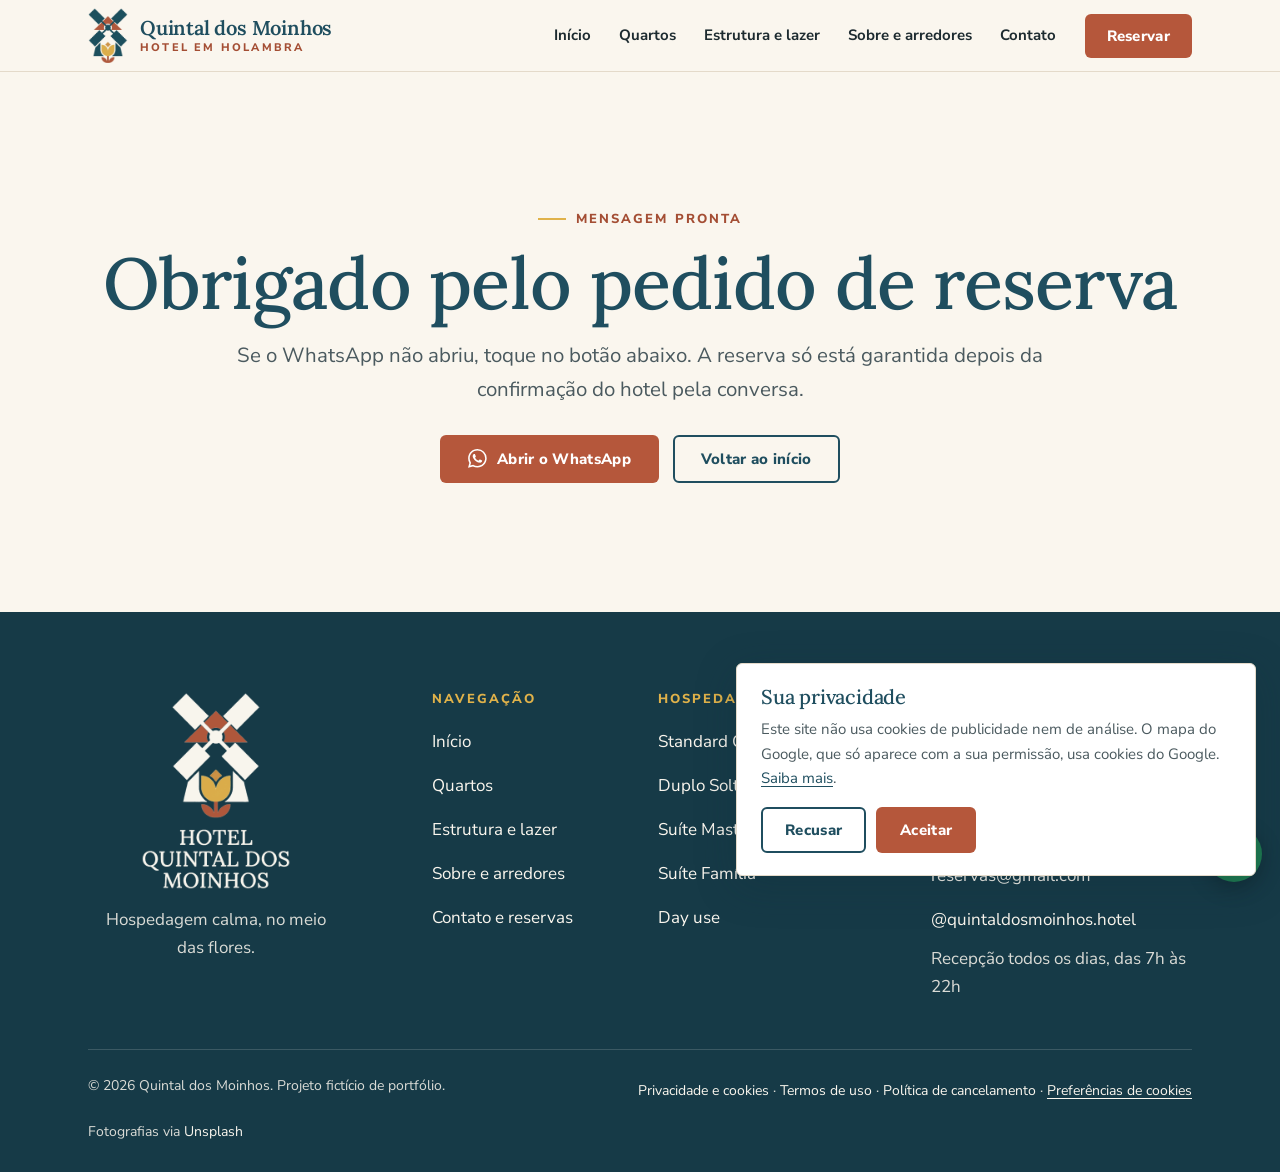
<file: obrigado.html>
<!doctype html>
<html lang="pt-BR">
<head>
  <meta charset="utf-8">
  <meta name="viewport" content="width=device-width, initial-scale=1, viewport-fit=cover">
  <title>Obrigado | Quintal dos Moinhos</title>
  <meta name="description" content="Pedido de reserva enviado ao Quintal dos Moinhos pelo WhatsApp.">
  <meta name="theme-color" content="#FAF6EE">
  <meta name="robots" content="noindex">
  <link rel="canonical" href="https://SEU-SITE.netlify.app/obrigado.html">
  <meta property="og:title" content="Obrigado | Quintal dos Moinhos">
  <meta property="og:description" content="Pedido de reserva enviado ao Quintal dos Moinhos pelo WhatsApp.">
  <meta property="og:type" content="website">
  <meta property="og:locale" content="pt_BR">
  <meta property="og:url" content="https://SEU-SITE.netlify.app/obrigado.html">
  <meta property="og:image" content="https://SEU-SITE.netlify.app/share.jpg">
  <meta property="og:image:width" content="1200">
  <meta property="og:image:height" content="630">
  <meta property="og:image:alt" content="Jardim florido do hotel Quintal dos Moinhos, em Holambra">
  <meta name="twitter:image" content="https://SEU-SITE.netlify.app/share.jpg">
  <meta name="twitter:card" content="summary_large_image">
  <link rel="icon" href="favicon.ico" sizes="48x48">
  <link rel="icon" type="image/png" sizes="32x32" href="assets/logo/favicon-32.png">
  <link rel="icon" type="image/png" sizes="16x16" href="assets/logo/favicon-16.png">
  <link rel="apple-touch-icon" href="assets/logo/apple-touch-icon.png">
  <link rel="manifest" href="site.webmanifest">
  <link rel="preload" href="assets/fonts/lora-latin.woff2" as="font" type="font/woff2" crossorigin>
  <link rel="preload" href="assets/fonts/nunitosans-latin.woff2" as="font" type="font/woff2" crossorigin>
  <script>/* esqueleto de carregamento: só celular e tablet */if(matchMedia("(max-width:1023px)").matches){var h=document.documentElement;h.classList.add("skel");setTimeout(function(){h.classList.remove("skel")},10000)}</script>
  <link rel="stylesheet" href="assets/css/style.css">
</head>
<body data-page="obrigado">
  <div class="skeleton" aria-hidden="true"><div class="sk-bar"><span class="sk-brand"><span class="sk sk-logo"></span><span class="sk-stack"><span class="sk sk-line" style="width:150px"></span><span class="sk sk-line" style="width:96px"></span></span></span><span class="sk sk-circle"></span></div><div class="sk-page"><div class="sk-stack sk-stack--lg"><span class="sk sk-title" style="width:74%"></span><span class="sk sk-title" style="width:44%"></span></div><div class="sk-stack"><span class="sk sk-line" style="width:100%"></span><span class="sk sk-line" style="width:92%"></span><span class="sk sk-line" style="width:70%"></span></div><span class="sk sk-photo"></span><div class="sk-stack"><span class="sk sk-line" style="width:100%"></span><span class="sk sk-line" style="width:84%"></span></div><span class="sk sk-btn"></span></div><span class="sk sk-fab"></span></div>
  <a class="skip-link" href="#conteudo">Ir para o conteúdo</a>

  <header class="nav">
    <div class="wrap">
      <a class="brand" href="index.html" aria-label="Quintal dos Moinhos, página inicial">
        <img src="assets/logo/logo-marca.png" alt="" width="40" height="56">
        <span class="brand__txt" translate="no"><strong>Quintal dos Moinhos</strong><span>Hotel em Holambra</span></span>
      </a>
      <button class="nav__toggle" type="button" aria-expanded="false" aria-controls="menu" aria-label="Abrir menu"><svg viewBox="0 0 32 32" aria-hidden="true" focusable="false"><path class="ln tb" d="M27 10 13 10C10.8 10 9 8.2 9 6 9 3.5 10.8 2 13 2 15.2 2 17 3.8 17 6L17 26C17 28.2 18.8 30 21 30 23.2 30 25 28.2 25 26 25 23.8 23.2 22 21 22L7 22"/><path class="ln" d="M7 16 27 16"/></svg></button>
      <nav class="nav__links" id="menu" aria-label="Principal">
        <a href="index.html">Início</a>
        <a href="quartos.html">Quartos</a>
        <a href="estrutura.html">Estrutura e lazer</a>
        <a href="sobre.html">Sobre e arredores</a>
        <a href="contato.html">Contato</a>
        <a class="btn btn--primary" href="contato.html" data-wa="Olá! Gostaria de fazer uma reserva no Quintal dos Moinhos.">Reservar</a>
      </nav>
    </div>
  </header>

  <main id="conteudo">
    <section class="center-page">
      <div class="wrap">
        <p class="eyebrow">Mensagem pronta</p>
        <h1>Obrigado pelo pedido de reserva</h1>
        <p class="lead">Se o WhatsApp não abriu, toque no botão abaixo. A reserva só está garantida depois da confirmação do hotel pela conversa.</p>
        <div class="cta__actions">
          <a class="btn btn--primary" href="contato.html" data-wa="Olá! Gostaria de fazer uma reserva no Quintal dos Moinhos."><i data-icon="whatsapp"></i> Abrir o WhatsApp</a>
          <a class="btn btn--secondary" href="index.html">Voltar ao início</a>
        </div>
      </div>
    </section>
  </main>

  <footer class="footer">
    <div class="wrap">
      <div class="footer__grid">
        <div class="footer__brand">
          <img src="assets/logo/logo-completa-clara.png" alt="Hotel Quintal dos Moinhos" width="150" height="198" loading="lazy">
          <p>Hospedagem calma, no meio das flores.</p>
        </div>
        <div>
          <h2>Navegação</h2>
          <ul>
            <li><a href="index.html">Início</a></li>
            <li><a href="quartos.html">Quartos</a></li>
            <li><a href="estrutura.html">Estrutura e lazer</a></li>
            <li><a href="sobre.html">Sobre e arredores</a></li>
            <li><a href="contato.html">Contato e reservas</a></li>
          </ul>
        </div>
        <div>
          <h2>Hospedagem</h2>
          <ul>
            <li><a href="quartos.html#standard">Standard Casal</a></li>
            <li><a href="quartos.html#duplo">Duplo Solteiro</a></li>
            <li><a href="quartos.html#master">Suíte Master</a></li>
            <li><a href="quartos.html#familia">Suíte Família</a></li>
            <li><a href="estrutura.html#day-use">Day use</a></li>
          </ul>
        </div>
        <div>
          <h2>Contato</h2>
          <ul>
            <li>Rua das Tulipas, 215, Centro<br>Holambra, SP<br>CNPJ 00.000.000/0001-00</li>
            <li><a href="contato.html" data-wa="Olá! Gostaria de fazer uma reserva no Quintal dos Moinhos.">(19)&nbsp;90000-0000</a></li>
            <li><a href="mailto:reservas@gmail.com">reservas@gmail.com</a></li>
            <li><a href="https://www.instagram.com/quintaldosmoinhos.hotel" target="_blank" rel="noopener">@quintaldosmoinhos.hotel<span class="sr-only"> (abre em nova aba)</span></a></li>
            <li>Recepção todos os dias, das 7h às 22h</li>
          </ul>
        </div>
      </div>
      <div class="footer__legal">
        <span>© <span data-ano>2026</span> Quintal dos Moinhos. Projeto fictício de portfólio.</span>
        <span class="footer__links"><a href="privacidade.html">Privacidade e cookies</a><span class="sep" aria-hidden="true"> · </span><a href="termos.html">Termos de uso</a><span class="sep" aria-hidden="true"> · </span><a href="cancelamento.html">Política de cancelamento</a><span class="sep" aria-hidden="true"> · </span><button class="linklike" type="button" data-cookie-prefs>Preferências de cookies</button></span>
        <span>Fotografias via <a href="creditos.html">Unsplash</a></span>
      </div>
    </div>
  </footer>
  <a class="wa-float is-compact" href="contato.html" data-wa="Olá! Gostaria de fazer uma reserva no Quintal dos Moinhos." aria-label="Reservar pelo WhatsApp"><i data-icon="whatsapp"></i><span>WhatsApp</span></a>

  <script src="assets/js/icons.js"></script>
  <script src="assets/js/main.js"></script>
</body>
</html>
</file>
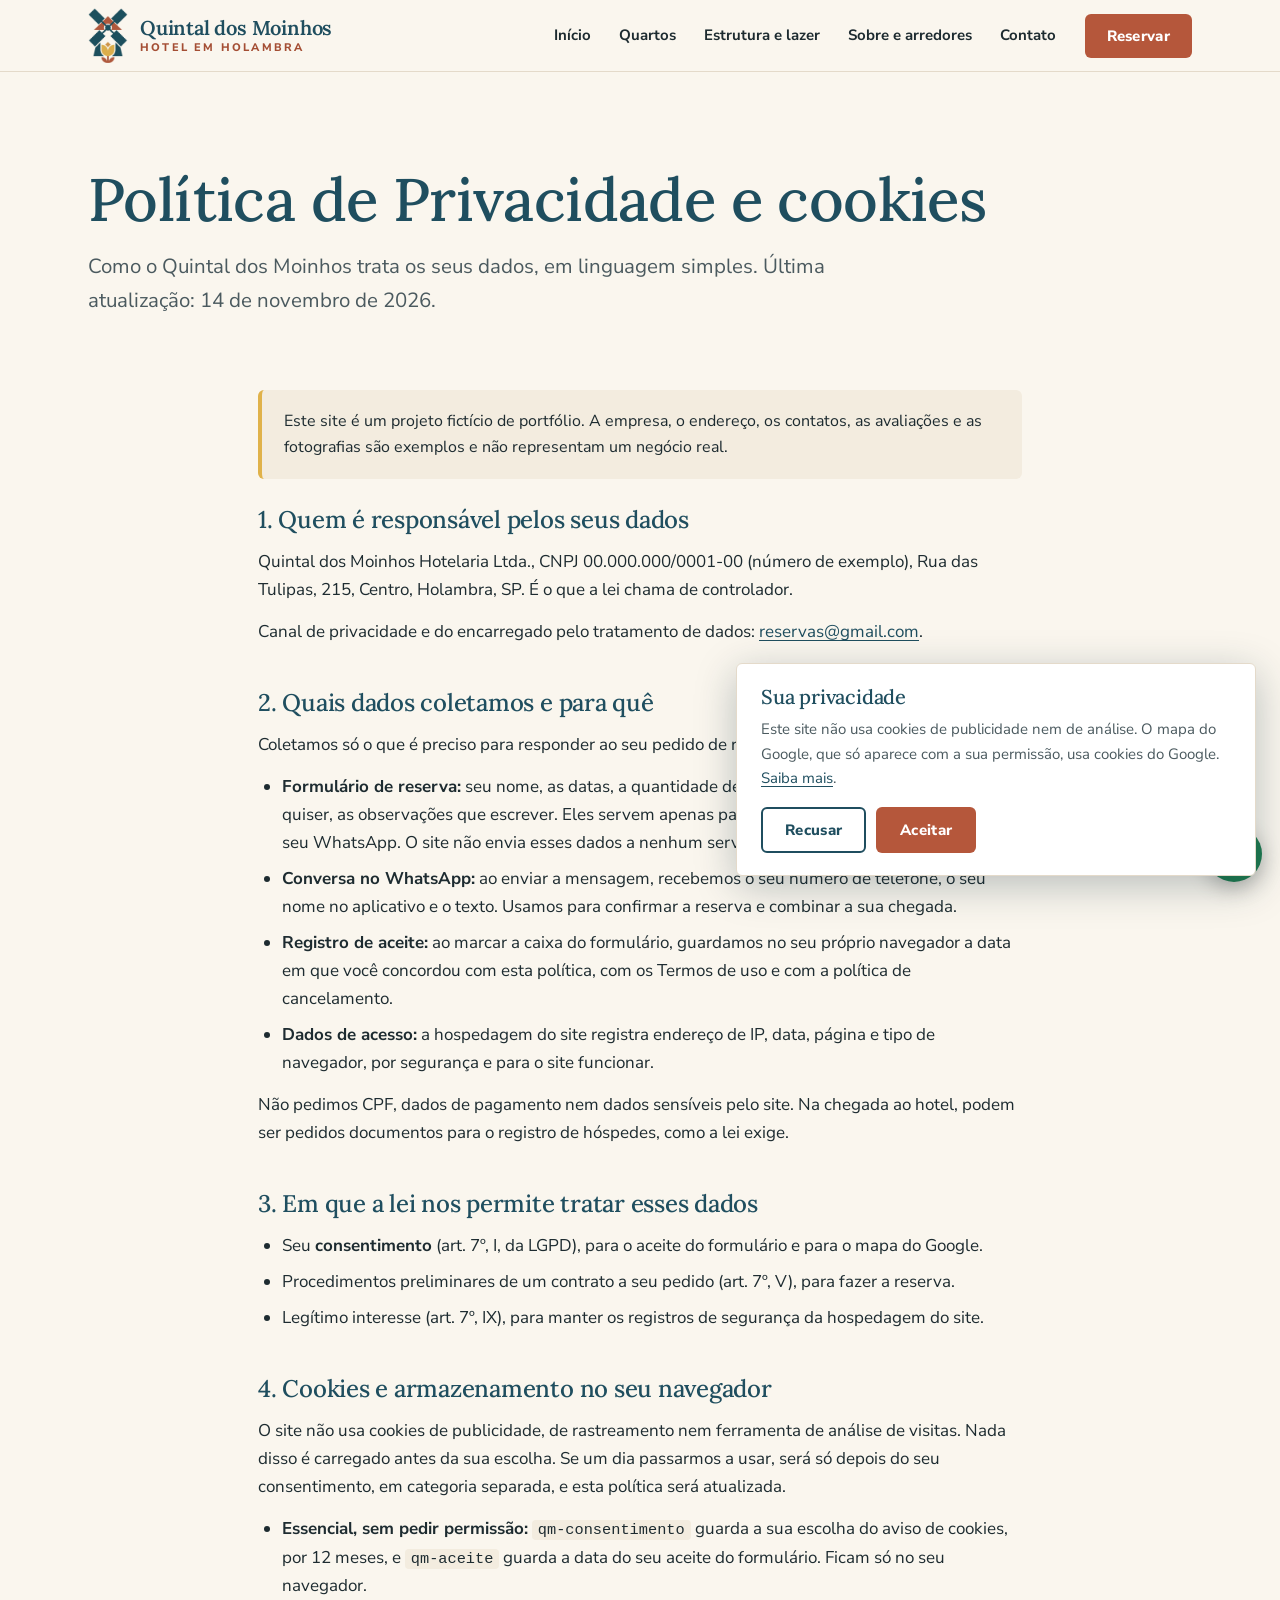
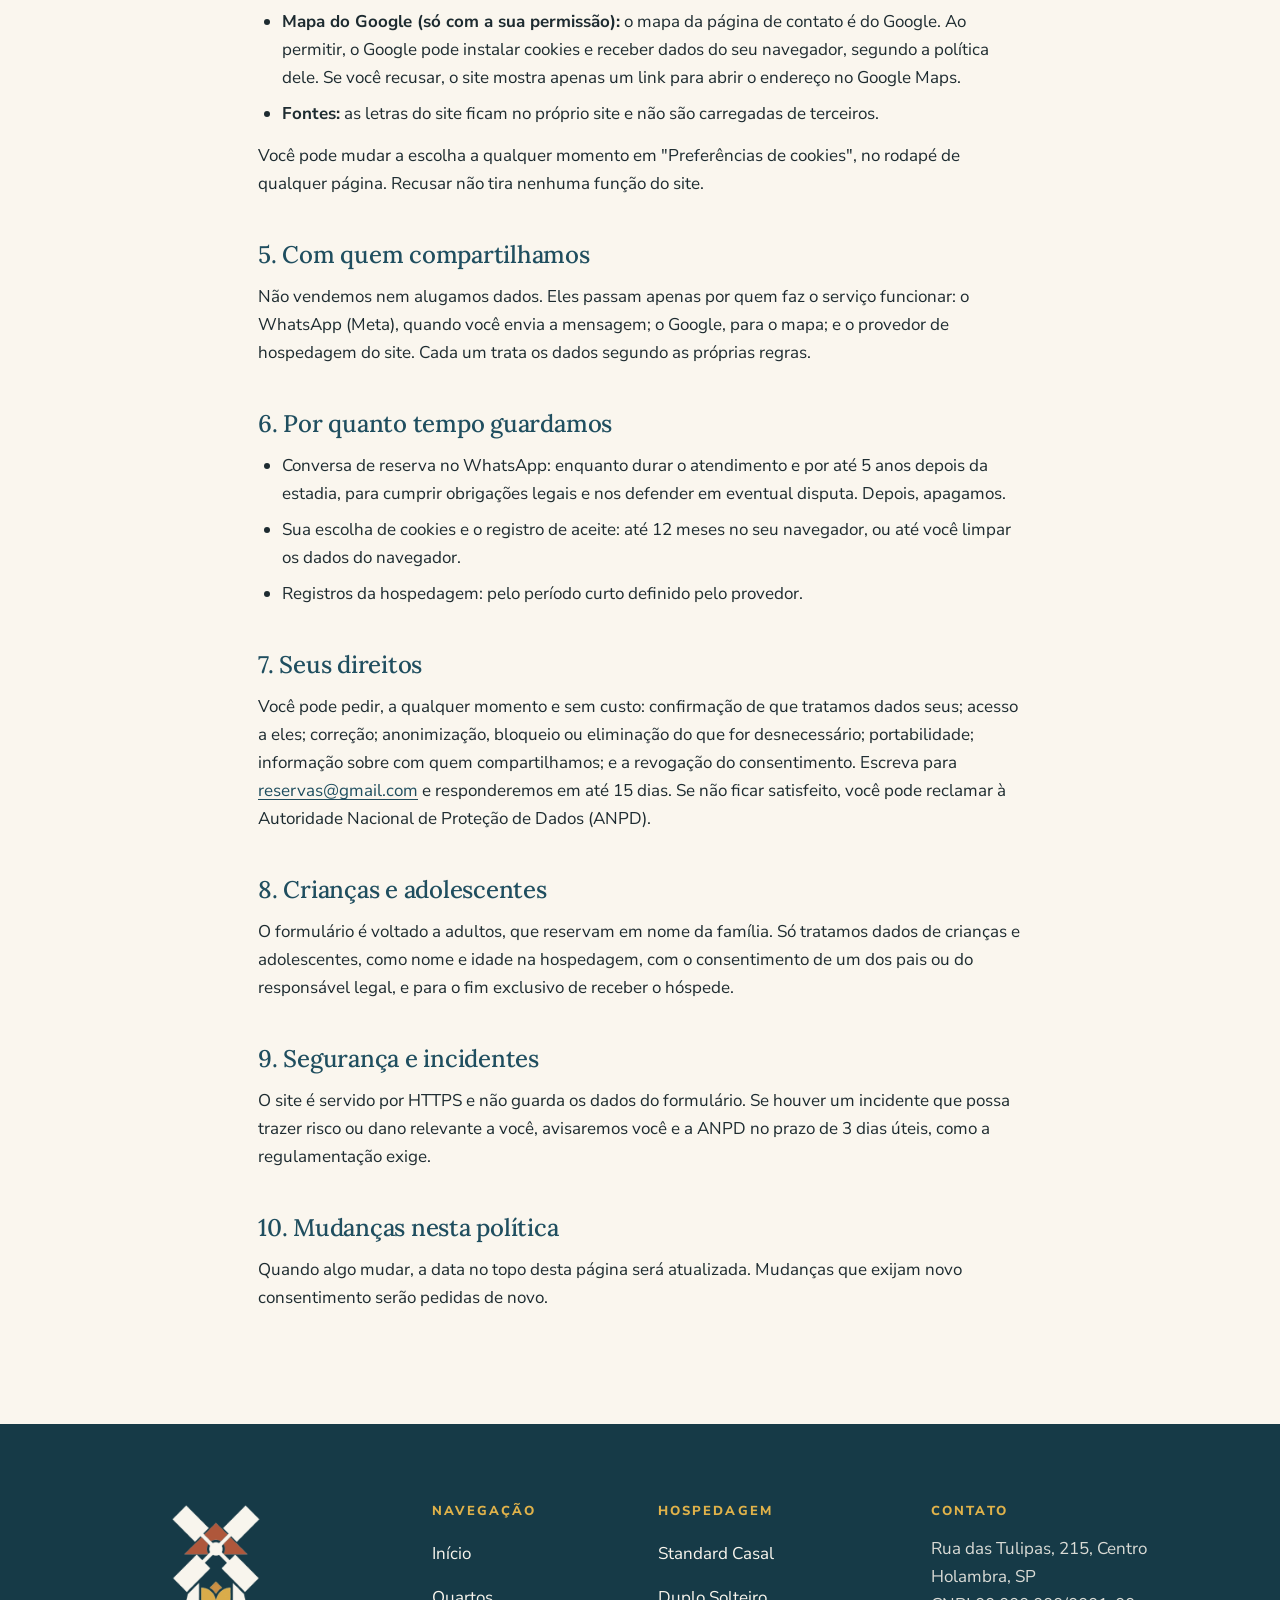
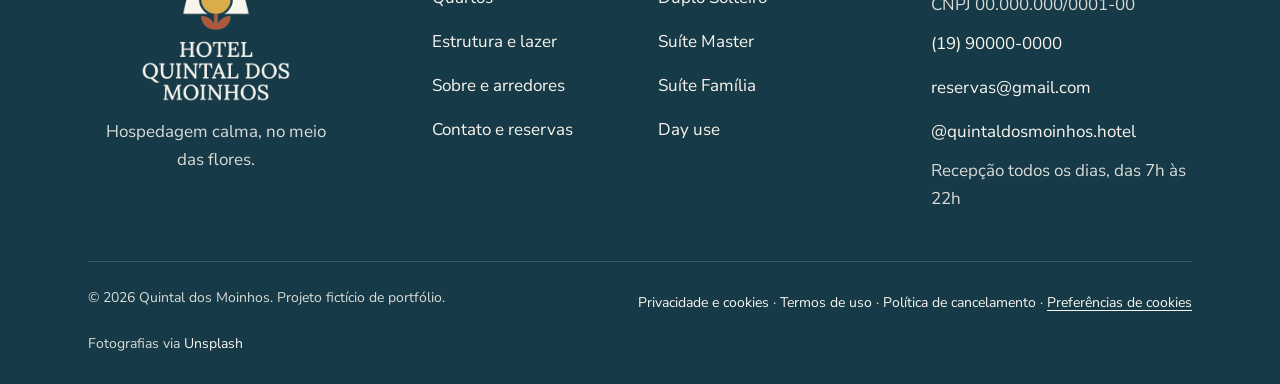
<file: privacidade.html>
<!doctype html>
<html lang="pt-BR">
<head>
  <meta charset="utf-8">
  <meta name="viewport" content="width=device-width, initial-scale=1, viewport-fit=cover">
  <title>Política de Privacidade e cookies | Quintal dos Moinhos</title>
  <meta name="description" content="Como o Quintal dos Moinhos trata os seus dados e usa cookies, conforme a LGPD, em linguagem simples.">
  <meta name="theme-color" content="#FAF6EE">
  <link rel="canonical" href="https://SEU-SITE.netlify.app/privacidade.html">
  <meta property="og:title" content="Política de Privacidade e cookies | Quintal dos Moinhos">
  <meta property="og:description" content="Como o Quintal dos Moinhos trata os seus dados e usa cookies, conforme a LGPD, em linguagem simples.">
  <meta property="og:type" content="website">
  <meta property="og:locale" content="pt_BR">
  <meta property="og:url" content="https://SEU-SITE.netlify.app/privacidade.html">
  <meta property="og:image" content="https://SEU-SITE.netlify.app/share.jpg">
  <meta property="og:image:width" content="1200">
  <meta property="og:image:height" content="630">
  <meta property="og:image:alt" content="Jardim florido do hotel Quintal dos Moinhos, em Holambra">
  <meta name="twitter:image" content="https://SEU-SITE.netlify.app/share.jpg">
  <meta name="twitter:card" content="summary_large_image">
  <link rel="icon" href="favicon.ico" sizes="48x48">
  <link rel="icon" type="image/png" sizes="32x32" href="assets/logo/favicon-32.png">
  <link rel="icon" type="image/png" sizes="16x16" href="assets/logo/favicon-16.png">
  <link rel="apple-touch-icon" href="assets/logo/apple-touch-icon.png">
  <link rel="manifest" href="site.webmanifest">
  <link rel="preload" href="assets/fonts/lora-latin.woff2" as="font" type="font/woff2" crossorigin>
  <link rel="preload" href="assets/fonts/nunitosans-latin.woff2" as="font" type="font/woff2" crossorigin>
  <script>/* esqueleto de carregamento: só celular e tablet */if(matchMedia("(max-width:1023px)").matches){var h=document.documentElement;h.classList.add("skel");setTimeout(function(){h.classList.remove("skel")},10000)}</script>
  <link rel="stylesheet" href="assets/css/style.css">
</head>
<body data-page="privacidade">
  <div class="skeleton" aria-hidden="true"><div class="sk-bar"><span class="sk-brand"><span class="sk sk-logo"></span><span class="sk-stack"><span class="sk sk-line" style="width:150px"></span><span class="sk sk-line" style="width:96px"></span></span></span><span class="sk sk-circle"></span></div><div class="sk-page"><div class="sk-stack sk-stack--lg"><span class="sk sk-title" style="width:74%"></span><span class="sk sk-title" style="width:44%"></span></div><div class="sk-stack"><span class="sk sk-line" style="width:100%"></span><span class="sk sk-line" style="width:92%"></span><span class="sk sk-line" style="width:70%"></span></div><span class="sk sk-photo"></span><div class="sk-stack"><span class="sk sk-line" style="width:100%"></span><span class="sk sk-line" style="width:84%"></span></div><span class="sk sk-btn"></span></div><span class="sk sk-fab"></span></div>
  <a class="skip-link" href="#conteudo">Ir para o conteúdo</a>

  <header class="nav">
    <div class="wrap">
      <a class="brand" href="index.html" aria-label="Quintal dos Moinhos, página inicial">
        <img src="assets/logo/logo-marca.png" alt="" width="40" height="56">
        <span class="brand__txt" translate="no"><strong>Quintal dos Moinhos</strong><span>Hotel em Holambra</span></span>
      </a>
      <button class="nav__toggle" type="button" aria-expanded="false" aria-controls="menu" aria-label="Abrir menu"><svg viewBox="0 0 32 32" aria-hidden="true" focusable="false"><path class="ln tb" d="M27 10 13 10C10.8 10 9 8.2 9 6 9 3.5 10.8 2 13 2 15.2 2 17 3.8 17 6L17 26C17 28.2 18.8 30 21 30 23.2 30 25 28.2 25 26 25 23.8 23.2 22 21 22L7 22"/><path class="ln" d="M7 16 27 16"/></svg></button>
      <nav class="nav__links" id="menu" aria-label="Principal">
        <a href="index.html">Início</a>
        <a href="quartos.html">Quartos</a>
        <a href="estrutura.html">Estrutura e lazer</a>
        <a href="sobre.html">Sobre e arredores</a>
        <a href="contato.html">Contato</a>
        <a class="btn btn--primary" href="contato.html" data-wa="Olá! Gostaria de fazer uma reserva no Quintal dos Moinhos.">Reservar</a>
      </nav>
    </div>
  </header>

  <main id="conteudo">
    <section class="pagehead" aria-labelledby="h-pagina">
      <div class="wrap">
        <h1 id="h-pagina" class="enter enter--2">Política de Privacidade e cookies</h1>
        <p class="lead enter enter--3">Como o Quintal dos Moinhos trata os seus dados, em linguagem simples. Última atualização: 14 de novembro de 2026.</p>
      </div>
    </section>

    <section class="section legal" aria-label="Texto da política" style="padding-top:clamp(16px,3vw,32px)">
      <div class="wrap">
        <p class="notice">Este site é um projeto fictício de portfólio. A empresa, o endereço, os contatos, as avaliações e as fotografias são exemplos e não representam um negócio real.</p>

        <h2>1. Quem é responsável pelos seus dados</h2>
        <p>Quintal dos Moinhos Hotelaria Ltda., CNPJ 00.000.000/0001-00 (número de exemplo), Rua das Tulipas, 215, Centro, Holambra, SP. É o que a lei chama de controlador.</p>
        <p>Canal de privacidade e do encarregado pelo tratamento de dados: <a href="mailto:reservas@gmail.com">reservas@gmail.com</a>.</p>

        <h2>2. Quais dados coletamos e para quê</h2>
        <p>Coletamos só o que é preciso para responder ao seu pedido de reserva:</p>
        <ul>
          <li><strong>Formulário de reserva:</strong> seu nome, as datas, a quantidade de hóspedes, o tipo de quarto e, se quiser, as observações que escrever. Eles servem apenas para montar a mensagem que abre no seu WhatsApp. O site não envia esses dados a nenhum servidor nosso e não os guarda.</li>
          <li><strong>Conversa no WhatsApp:</strong> ao enviar a mensagem, recebemos o seu número de telefone, o seu nome no aplicativo e o texto. Usamos para confirmar a reserva e combinar a sua chegada.</li>
          <li><strong>Registro de aceite:</strong> ao marcar a caixa do formulário, guardamos no seu próprio navegador a data em que você concordou com esta política, com os Termos de uso e com a política de cancelamento.</li>
          <li><strong>Dados de acesso:</strong> a hospedagem do site registra endereço de IP, data, página e tipo de navegador, por segurança e para o site funcionar.</li>
        </ul>
        <p>Não pedimos CPF, dados de pagamento nem dados sensíveis pelo site. Na chegada ao hotel, podem ser pedidos documentos para o registro de hóspedes, como a lei exige.</p>

        <h2>3. Em que a lei nos permite tratar esses dados</h2>
        <ul>
          <li>Seu <strong>consentimento</strong> (art. 7º, I, da LGPD), para o aceite do formulário e para o mapa do Google.</li>
          <li>Procedimentos preliminares de um contrato a seu pedido (art. 7º, V), para fazer a reserva.</li>
          <li>Legítimo interesse (art. 7º, IX), para manter os registros de segurança da hospedagem do site.</li>
        </ul>

        <h2 id="cookies">4. Cookies e armazenamento no seu navegador</h2>
        <p>O site não usa cookies de publicidade, de rastreamento nem ferramenta de análise de visitas. Nada disso é carregado antes da sua escolha. Se um dia passarmos a usar, será só depois do seu consentimento, em categoria separada, e esta política será atualizada.</p>
        <ul>
          <li><strong>Essencial, sem pedir permissão:</strong> <code>qm-consentimento</code> guarda a sua escolha do aviso de cookies, por 12 meses, e <code>qm-aceite</code> guarda a data do seu aceite do formulário. Ficam só no seu navegador.</li>
          <li><strong>Mapa do Google (só com a sua permissão):</strong> o mapa da página de contato é do Google. Ao permitir, o Google pode instalar cookies e receber dados do seu navegador, segundo a política dele. Se você recusar, o site mostra apenas um link para abrir o endereço no Google Maps.</li>
          <li><strong>Fontes:</strong> as letras do site ficam no próprio site e não são carregadas de terceiros.</li>
        </ul>
        <p>Você pode mudar a escolha a qualquer momento em "Preferências de cookies", no rodapé de qualquer página. Recusar não tira nenhuma função do site.</p>

        <h2>5. Com quem compartilhamos</h2>
        <p>Não vendemos nem alugamos dados. Eles passam apenas por quem faz o serviço funcionar: o WhatsApp (Meta), quando você envia a mensagem; o Google, para o mapa; e o provedor de hospedagem do site. Cada um trata os dados segundo as próprias regras.</p>

        <h2>6. Por quanto tempo guardamos</h2>
        <ul>
          <li>Conversa de reserva no WhatsApp: enquanto durar o atendimento e por até 5 anos depois da estadia, para cumprir obrigações legais e nos defender em eventual disputa. Depois, apagamos.</li>
          <li>Sua escolha de cookies e o registro de aceite: até 12 meses no seu navegador, ou até você limpar os dados do navegador.</li>
          <li>Registros da hospedagem: pelo período curto definido pelo provedor.</li>
        </ul>

        <h2>7. Seus direitos</h2>
        <p>Você pode pedir, a qualquer momento e sem custo: confirmação de que tratamos dados seus; acesso a eles; correção; anonimização, bloqueio ou eliminação do que for desnecessário; portabilidade; informação sobre com quem compartilhamos; e a revogação do consentimento. Escreva para <a href="mailto:reservas@gmail.com">reservas@gmail.com</a> e responderemos em até 15 dias. Se não ficar satisfeito, você pode reclamar à Autoridade Nacional de Proteção de Dados (ANPD).</p>

        <h2>8. Crianças e adolescentes</h2>
        <p>O formulário é voltado a adultos, que reservam em nome da família. Só tratamos dados de crianças e adolescentes, como nome e idade na hospedagem, com o consentimento de um dos pais ou do responsável legal, e para o fim exclusivo de receber o hóspede.</p>

        <h2>9. Segurança e incidentes</h2>
        <p>O site é servido por HTTPS e não guarda os dados do formulário. Se houver um incidente que possa trazer risco ou dano relevante a você, avisaremos você e a ANPD no prazo de 3 dias úteis, como a regulamentação exige.</p>

        <h2>10. Mudanças nesta política</h2>
        <p>Quando algo mudar, a data no topo desta página será atualizada. Mudanças que exijam novo consentimento serão pedidas de novo.</p>
      </div>
    </section>
  </main>

  <footer class="footer">
    <div class="wrap">
      <div class="footer__grid">
        <div class="footer__brand">
          <img src="assets/logo/logo-completa-clara.png" alt="Hotel Quintal dos Moinhos" width="150" height="198" loading="lazy">
          <p>Hospedagem calma, no meio das flores.</p>
        </div>
        <div>
          <h2>Navegação</h2>
          <ul>
            <li><a href="index.html">Início</a></li>
            <li><a href="quartos.html">Quartos</a></li>
            <li><a href="estrutura.html">Estrutura e lazer</a></li>
            <li><a href="sobre.html">Sobre e arredores</a></li>
            <li><a href="contato.html">Contato e reservas</a></li>
          </ul>
        </div>
        <div>
          <h2>Hospedagem</h2>
          <ul>
            <li><a href="quartos.html#standard">Standard Casal</a></li>
            <li><a href="quartos.html#duplo">Duplo Solteiro</a></li>
            <li><a href="quartos.html#master">Suíte Master</a></li>
            <li><a href="quartos.html#familia">Suíte Família</a></li>
            <li><a href="estrutura.html#day-use">Day use</a></li>
          </ul>
        </div>
        <div>
          <h2>Contato</h2>
          <ul>
            <li>Rua das Tulipas, 215, Centro<br>Holambra, SP<br>CNPJ 00.000.000/0001-00</li>
            <li><a href="contato.html" data-wa="Olá! Gostaria de fazer uma reserva no Quintal dos Moinhos.">(19)&nbsp;90000-0000</a></li>
            <li><a href="mailto:reservas@gmail.com">reservas@gmail.com</a></li>
            <li><a href="https://www.instagram.com/quintaldosmoinhos.hotel" target="_blank" rel="noopener">@quintaldosmoinhos.hotel<span class="sr-only"> (abre em nova aba)</span></a></li>
            <li>Recepção todos os dias, das 7h às 22h</li>
          </ul>
        </div>
      </div>
      <div class="footer__legal">
        <span>© <span data-ano>2026</span> Quintal dos Moinhos. Projeto fictício de portfólio.</span>
        <span class="footer__links"><a href="privacidade.html">Privacidade e cookies</a><span class="sep" aria-hidden="true"> · </span><a href="termos.html">Termos de uso</a><span class="sep" aria-hidden="true"> · </span><a href="cancelamento.html">Política de cancelamento</a><span class="sep" aria-hidden="true"> · </span><button class="linklike" type="button" data-cookie-prefs>Preferências de cookies</button></span>
        <span>Fotografias via <a href="creditos.html">Unsplash</a></span>
      </div>
    </div>
  </footer>
  <a class="wa-float is-compact" href="contato.html" data-wa="Olá! Gostaria de fazer uma reserva no Quintal dos Moinhos." aria-label="Reservar pelo WhatsApp"><i data-icon="whatsapp"></i><span>WhatsApp</span></a>

  <script src="assets/js/icons.js"></script>
  <script src="assets/js/main.js"></script>
</body>
</html>
</file>
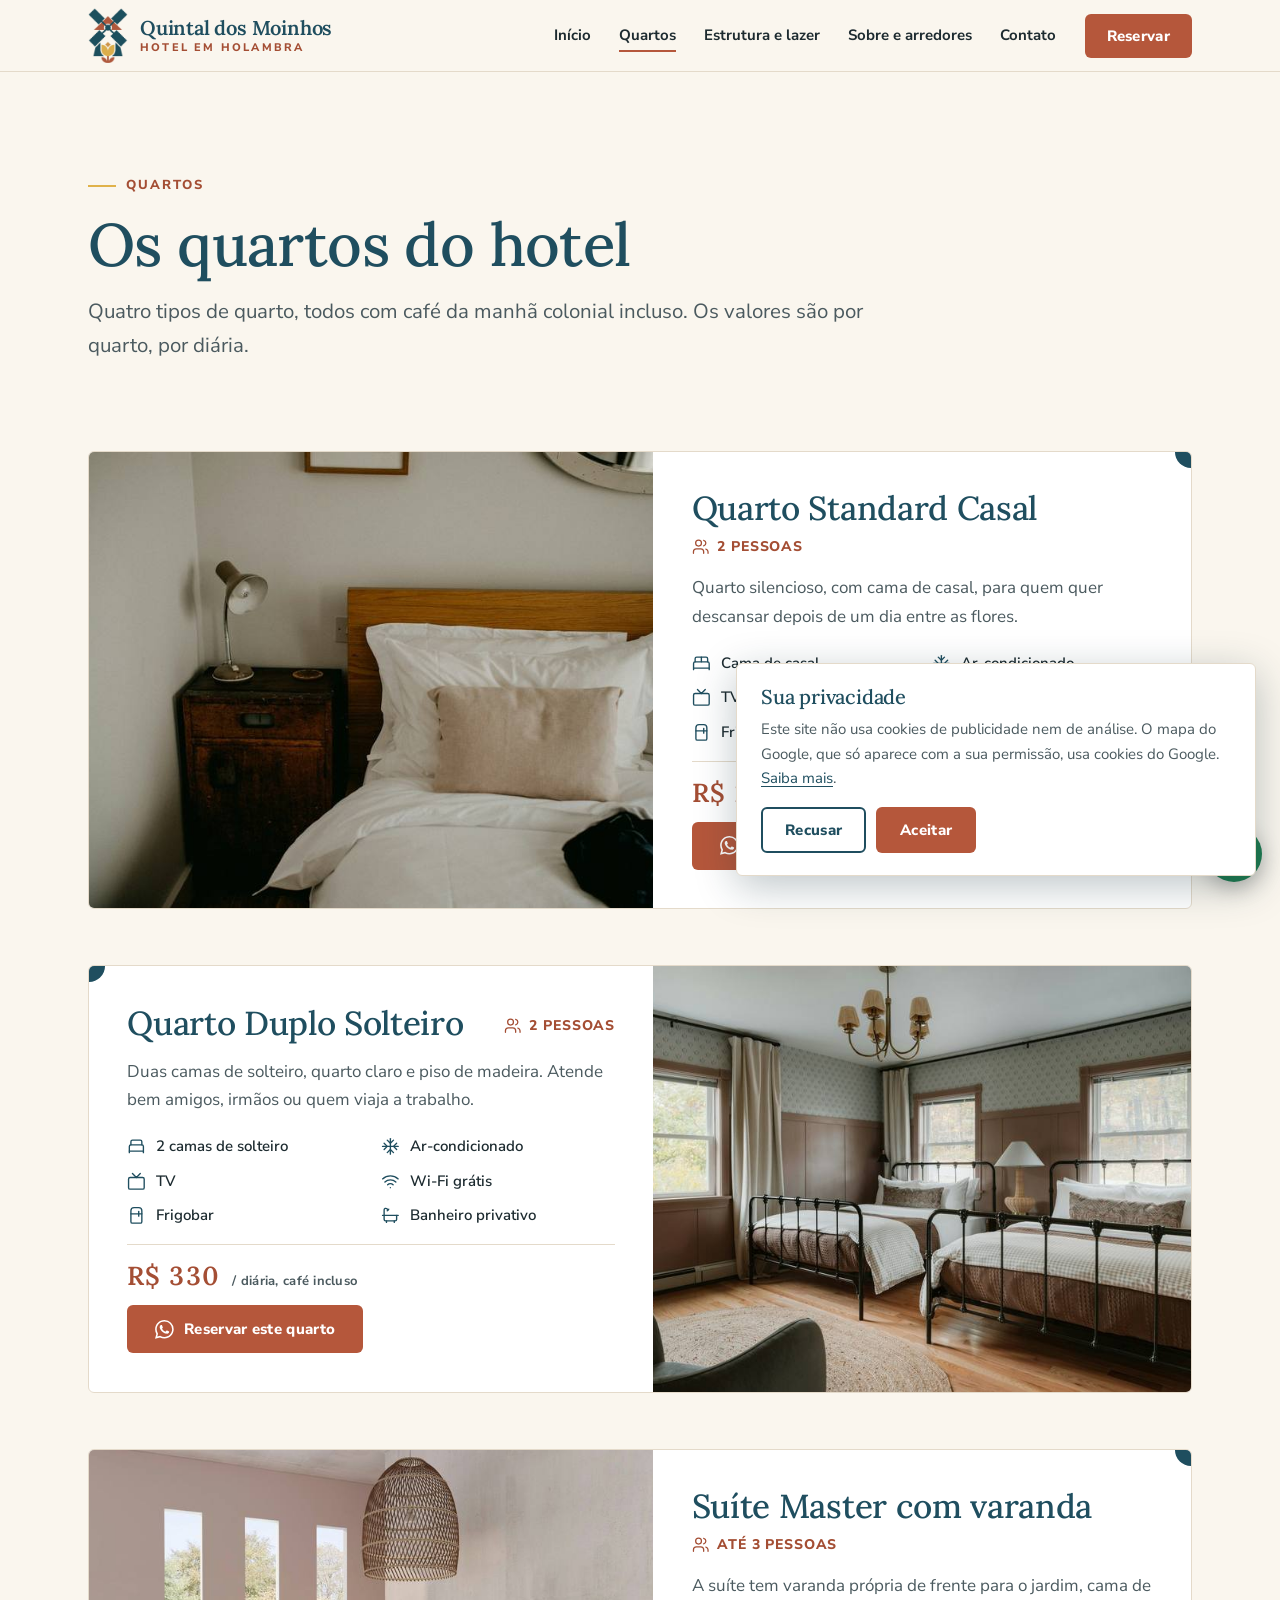
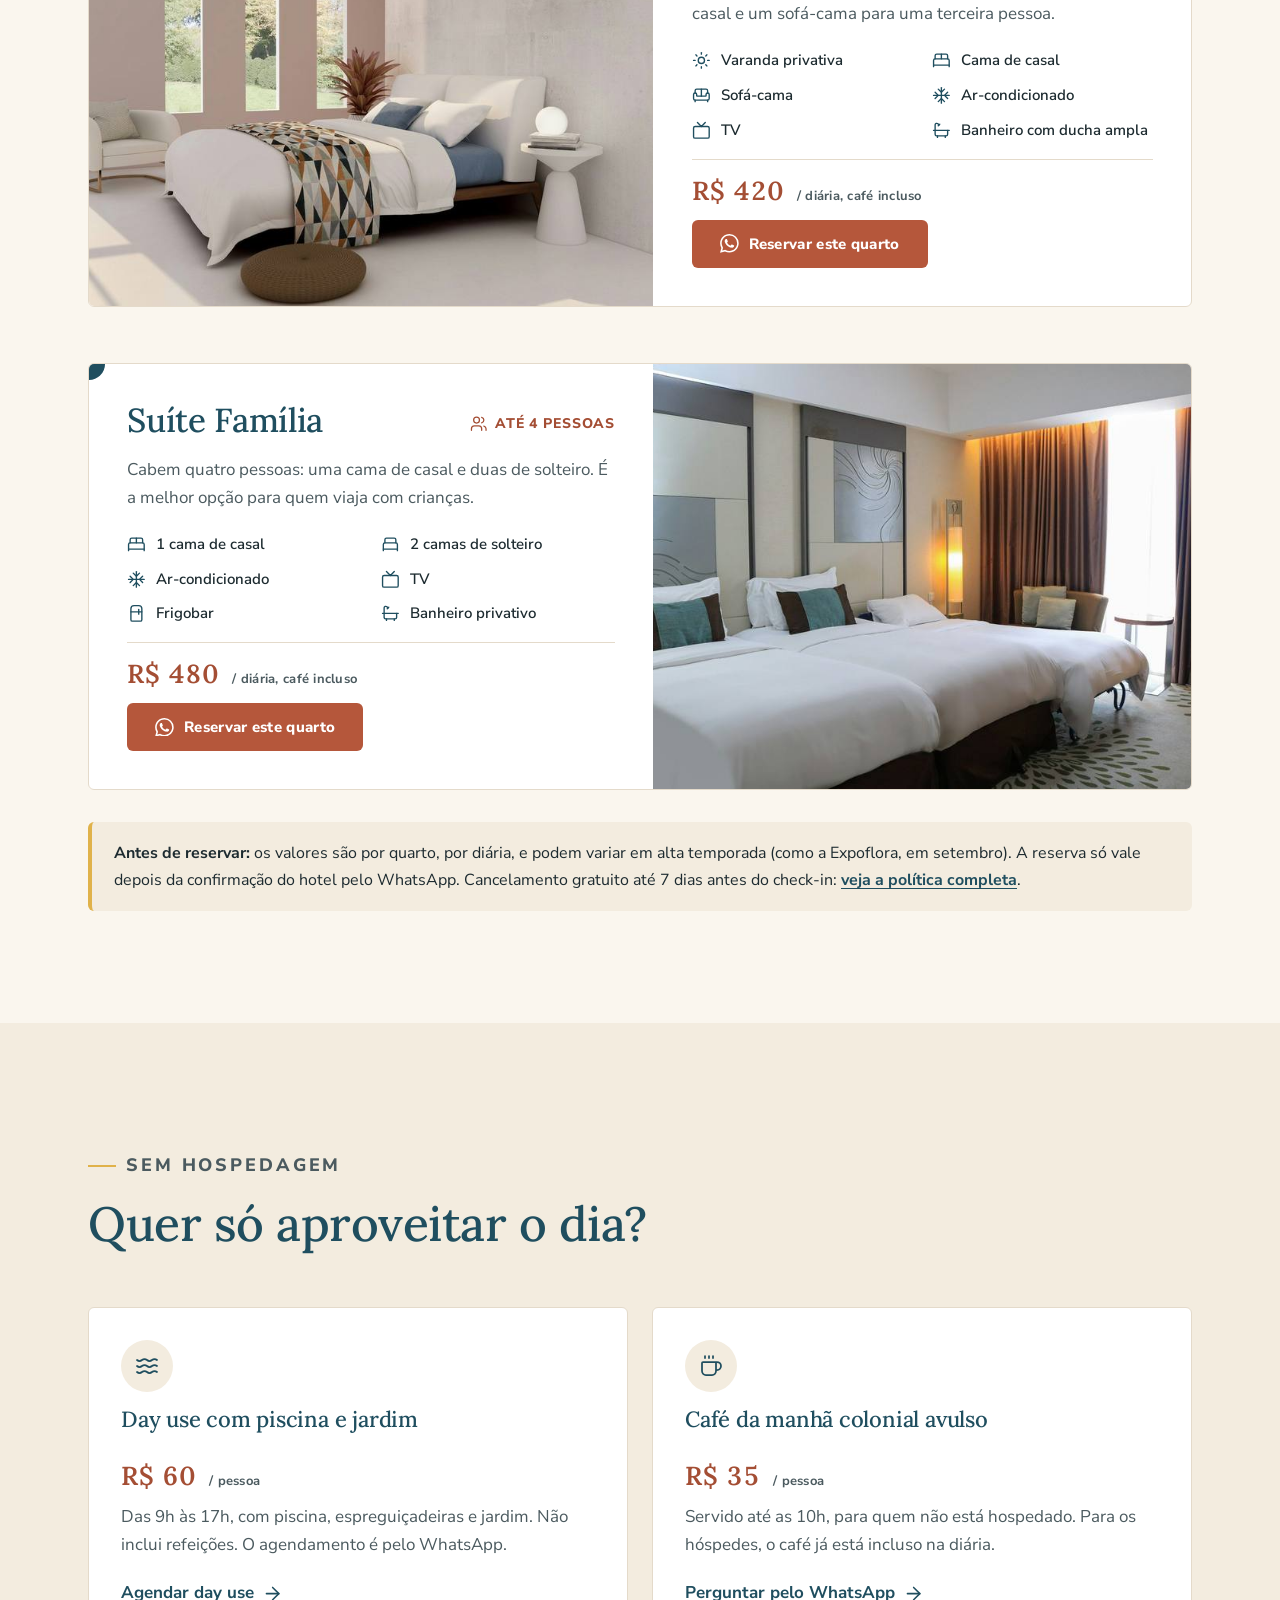
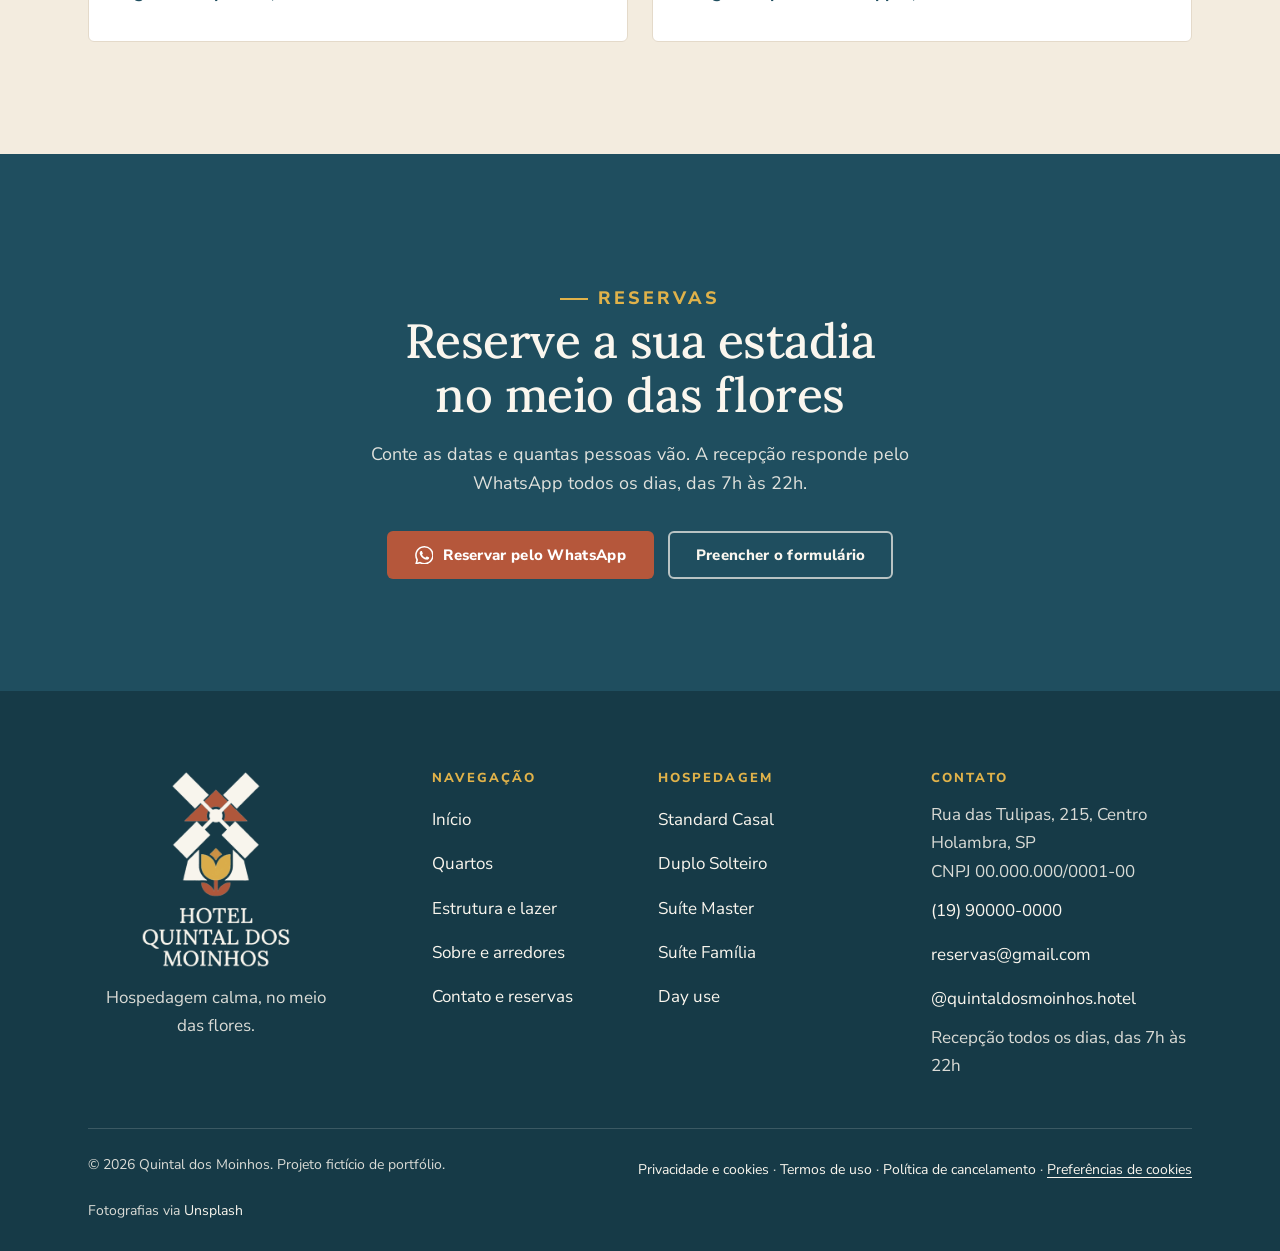
<file: quartos.html>
<!doctype html>
<html lang="pt-BR">
<head>
  <meta charset="utf-8">
  <meta name="viewport" content="width=device-width, initial-scale=1, viewport-fit=cover">
  <title>Quartos e diárias | Quintal dos Moinhos, Holambra</title>
  <meta name="description" content="Quarto Standard Casal, Duplo Solteiro, Suíte Master com varanda e Suíte Família. Diárias de R$ 290 a R$ 480 com café da manhã colonial incluso.">
  <meta name="theme-color" content="#FAF6EE">
  <link rel="canonical" href="https://SEU-SITE.netlify.app/quartos.html">
  <meta property="og:title" content="Quartos e diárias | Quintal dos Moinhos, Holambra">
  <meta property="og:description" content="Quarto Standard Casal, Duplo Solteiro, Suíte Master com varanda e Suíte Família. Diárias de R$ 290 a R$ 480 com café da manhã colonial incluso.">
  <meta property="og:type" content="website">
  <meta property="og:locale" content="pt_BR">
  <meta property="og:url" content="https://SEU-SITE.netlify.app/quartos.html">
  <meta property="og:image" content="https://SEU-SITE.netlify.app/share.jpg">
  <meta property="og:image:width" content="1200">
  <meta property="og:image:height" content="630">
  <meta property="og:image:alt" content="Jardim florido do hotel Quintal dos Moinhos, em Holambra">
  <meta name="twitter:image" content="https://SEU-SITE.netlify.app/share.jpg">
  <meta name="twitter:card" content="summary_large_image">
  <link rel="icon" href="favicon.ico" sizes="48x48">
  <link rel="icon" type="image/png" sizes="32x32" href="assets/logo/favicon-32.png">
  <link rel="icon" type="image/png" sizes="16x16" href="assets/logo/favicon-16.png">
  <link rel="apple-touch-icon" href="assets/logo/apple-touch-icon.png">
  <link rel="manifest" href="site.webmanifest">
  <link rel="preload" href="assets/fonts/lora-latin.woff2" as="font" type="font/woff2" crossorigin>
  <link rel="preload" href="assets/fonts/nunitosans-latin.woff2" as="font" type="font/woff2" crossorigin>
  <script>/* esqueleto de carregamento: só celular e tablet */if(matchMedia("(max-width:1023px)").matches){var h=document.documentElement;h.classList.add("skel");setTimeout(function(){h.classList.remove("skel")},10000)}</script>
  <link rel="stylesheet" href="assets/css/style.css">
</head>
<body data-page="quartos">
  <div class="skeleton" aria-hidden="true"><div class="sk-bar"><span class="sk-brand"><span class="sk sk-logo"></span><span class="sk-stack"><span class="sk sk-line" style="width:150px"></span><span class="sk sk-line" style="width:96px"></span></span></span><span class="sk sk-circle"></span></div><div class="sk-page"><div class="sk-stack sk-stack--lg"><span class="sk sk-title" style="width:74%"></span><span class="sk sk-title" style="width:44%"></span></div><div class="sk-stack"><span class="sk sk-line" style="width:100%"></span><span class="sk sk-line" style="width:92%"></span><span class="sk sk-line" style="width:70%"></span></div><span class="sk sk-photo"></span><div class="sk-stack"><span class="sk sk-line" style="width:100%"></span><span class="sk sk-line" style="width:84%"></span></div><span class="sk sk-btn"></span></div><span class="sk sk-fab"></span></div>
  <a class="skip-link" href="#conteudo">Ir para o conteúdo</a>

  <header class="nav">
    <div class="wrap">
      <a class="brand" href="index.html" aria-label="Quintal dos Moinhos, página inicial">
        <img src="assets/logo/logo-marca.png" alt="" width="40" height="56">
        <span class="brand__txt" translate="no"><strong>Quintal dos Moinhos</strong><span>Hotel em Holambra</span></span>
      </a>
      <button class="nav__toggle" type="button" aria-expanded="false" aria-controls="menu" aria-label="Abrir menu"><svg viewBox="0 0 32 32" aria-hidden="true" focusable="false"><path class="ln tb" d="M27 10 13 10C10.8 10 9 8.2 9 6 9 3.5 10.8 2 13 2 15.2 2 17 3.8 17 6L17 26C17 28.2 18.8 30 21 30 23.2 30 25 28.2 25 26 25 23.8 23.2 22 21 22L7 22"/><path class="ln" d="M7 16 27 16"/></svg></button>
      <nav class="nav__links" id="menu" aria-label="Principal">
        <a href="index.html">Início</a>
        <a href="quartos.html" aria-current="page">Quartos</a>
        <a href="estrutura.html">Estrutura e lazer</a>
        <a href="sobre.html">Sobre e arredores</a>
        <a href="contato.html">Contato</a>
        <a class="btn btn--primary" href="contato.html" data-wa="Olá! Gostaria de fazer uma reserva no Quintal dos Moinhos.">Reservar</a>
      </nav>
    </div>
  </header>

  <main id="conteudo">
    <section class="pagehead" aria-labelledby="h-pagina">
      <div class="wrap">
        <p class="eyebrow enter">Quartos</p>
        <h1 id="h-pagina" class="enter enter--2">Os quartos do hotel</h1>
        <p class="lead enter enter--3">Quatro tipos de quarto, todos com café da manhã colonial incluso. Os valores são por quarto, por diária.</p>
      </div>
    </section>

    <section class="section" style="padding-top:clamp(24px,4vw,48px)" aria-label="Lista de quartos">
      <div class="wrap">
        <div class="rooms">
        <article class="room" id="standard">
          <div class="room__media"><img src="assets/img/quarto-casal-800.jpg" srcset="assets/img/quarto-casal-800.jpg 800w, assets/img/quarto-casal-1200.jpg 1200w, assets/img/quarto-casal.jpg 2000w" sizes="(min-width: 900px) 600px, 100vw" alt="Cama de casal com roupa de cama branca e criado-mudo de madeira ao lado" width="2000" height="1333" decoding="async" loading="lazy"></div>
          <div class="room__body">
            <div class="room__top"><h2 style="font-size:clamp(1.6rem,2.6vw,2.125rem)">Quarto Standard Casal</h2><p class="cap"><i data-icon="users"></i> 2 pessoas</p></div>
            <p>Quarto silencioso, com cama de casal, para quem quer descansar depois de um dia entre as flores.</p>
            <ul class="amenities" aria-label="Comodidades"><li><i data-icon="bed-double"></i>Cama de casal</li><li><i data-icon="snowflake"></i>Ar-condicionado</li><li><i data-icon="tv"></i>TV</li><li><i data-icon="wifi"></i>Wi-Fi grátis</li><li><i data-icon="refrigerator"></i>Frigobar</li><li><i data-icon="bath"></i>Banheiro privativo</li></ul>
            <div class="room__foot">
              <p class="price">R$&nbsp;290 <small>/ diária, café incluso</small></p>
              <a class="btn btn--primary" href="contato.html" data-wa="Olá! Gostaria de reservar o Quarto Standard Casal. Quais datas estão disponíveis?"><i data-icon="whatsapp"></i> Reservar este quarto</a>
            </div>
          </div>
        </article>
        <article class="room" id="duplo">
          <div class="room__media"><img src="assets/img/quarto-duplo-800.jpg" srcset="assets/img/quarto-duplo-800.jpg 800w, assets/img/quarto-duplo-1200.jpg 1200w, assets/img/quarto-duplo.jpg 2000w" sizes="(min-width: 900px) 600px, 100vw" alt="Duas camas de solteiro de ferro em um quarto de madeira com janelas" width="2000" height="1334" decoding="async" loading="lazy"></div>
          <div class="room__body">
            <div class="room__top"><h2 style="font-size:clamp(1.6rem,2.6vw,2.125rem)">Quarto Duplo Solteiro</h2><p class="cap"><i data-icon="users"></i> 2 pessoas</p></div>
            <p>Duas camas de solteiro, quarto claro e piso de madeira. Atende bem amigos, irmãos ou quem viaja a trabalho.</p>
            <ul class="amenities" aria-label="Comodidades"><li><i data-icon="bed-single"></i>2 camas de solteiro</li><li><i data-icon="snowflake"></i>Ar-condicionado</li><li><i data-icon="tv"></i>TV</li><li><i data-icon="wifi"></i>Wi-Fi grátis</li><li><i data-icon="refrigerator"></i>Frigobar</li><li><i data-icon="bath"></i>Banheiro privativo</li></ul>
            <div class="room__foot">
              <p class="price">R$&nbsp;330 <small>/ diária, café incluso</small></p>
              <a class="btn btn--primary" href="contato.html" data-wa="Olá! Gostaria de reservar o Quarto Duplo Solteiro. Quais datas estão disponíveis?"><i data-icon="whatsapp"></i> Reservar este quarto</a>
            </div>
          </div>
        </article>
        <article class="room" id="master">
          <div class="room__media"><img src="assets/img/suite-master-800.jpg" srcset="assets/img/suite-master-800.jpg 800w, assets/img/suite-master-1200.jpg 1200w, assets/img/suite-master.jpg 2000w" sizes="(min-width: 900px) 600px, 100vw" alt="Suíte clara com cama de casal, manta listrada e janelas altas para o jardim" width="2000" height="1500" decoding="async" loading="lazy"></div>
          <div class="room__body">
            <div class="room__top"><h2 style="font-size:clamp(1.6rem,2.6vw,2.125rem)">Suíte Master com varanda</h2><p class="cap"><i data-icon="users"></i> Até 3 pessoas</p></div>
            <p>A suíte tem varanda própria de frente para o jardim, cama de casal e um sofá-cama para uma terceira pessoa.</p>
            <ul class="amenities" aria-label="Comodidades"><li><i data-icon="sun"></i>Varanda privativa</li><li><i data-icon="bed-double"></i>Cama de casal</li><li><i data-icon="sofa"></i>Sofá-cama</li><li><i data-icon="snowflake"></i>Ar-condicionado</li><li><i data-icon="tv"></i>TV</li><li><i data-icon="bath"></i>Banheiro com ducha ampla</li></ul>
            <div class="room__foot">
              <p class="price">R$&nbsp;420 <small>/ diária, café incluso</small></p>
              <a class="btn btn--primary" href="contato.html" data-wa="Olá! Gostaria de reservar o Suíte Master com varanda. Quais datas estão disponíveis?"><i data-icon="whatsapp"></i> Reservar este quarto</a>
            </div>
          </div>
        </article>
        <article class="room" id="familia">
          <div class="room__media"><img src="assets/img/suite-familia-800.jpg" srcset="assets/img/suite-familia-800.jpg 800w, assets/img/suite-familia-1200.jpg 1200w, assets/img/suite-familia.jpg 2000w" sizes="(min-width: 900px) 600px, 100vw" alt="Quarto amplo com duas camas e um espelho grande na parede" width="2000" height="1333" decoding="async" loading="lazy"></div>
          <div class="room__body">
            <div class="room__top"><h2 style="font-size:clamp(1.6rem,2.6vw,2.125rem)">Suíte Família</h2><p class="cap"><i data-icon="users"></i> Até 4 pessoas</p></div>
            <p>Cabem quatro pessoas: uma cama de casal e duas de solteiro. É a melhor opção para quem viaja com crianças.</p>
            <ul class="amenities" aria-label="Comodidades"><li><i data-icon="bed-double"></i>1 cama de casal</li><li><i data-icon="bed-single"></i>2 camas de solteiro</li><li><i data-icon="snowflake"></i>Ar-condicionado</li><li><i data-icon="tv"></i>TV</li><li><i data-icon="refrigerator"></i>Frigobar</li><li><i data-icon="bath"></i>Banheiro privativo</li></ul>
            <div class="room__foot">
              <p class="price">R$&nbsp;480 <small>/ diária, café incluso</small></p>
              <a class="btn btn--primary" href="contato.html" data-wa="Olá! Gostaria de reservar o Suíte Família. Quais datas estão disponíveis?"><i data-icon="whatsapp"></i> Reservar este quarto</a>
            </div>
          </div>
        </article>
        </div>
        <div class="notice notice--info">
          <strong>Antes de reservar:</strong> os valores são por quarto, por diária, e podem variar em alta temporada (como a Expoflora, em setembro). A reserva só vale depois da confirmação do hotel pelo WhatsApp.
          Cancelamento gratuito até 7 dias antes do check-in: <a href="cancelamento.html">veja a política completa</a>.
        </div>
      </div>
    </section>

    <section class="section section--surface" aria-labelledby="h-avulsos">
      <div class="wrap">
        <div class="section-head">
          <p class="eyebrow">Sem hospedagem</p>
          <h2 id="h-avulsos">Quer só aproveitar o dia?</h2>
        </div>
        <div class="grid grid--2">
          <div class="box box--offer">
            <span class="feature__icon"><i data-icon="waves"></i></span>
            <h3>Day use com piscina e jardim</h3>
            <p class="price">R$&nbsp;60 <small>/ pessoa</small></p>
            <p class="box__text">Das 9h às 17h, com piscina, espreguiçadeiras e jardim. Não inclui refeições. O agendamento é pelo WhatsApp.</p>
            <a class="link" href="contato.html" data-wa="Olá! Gostaria de agendar um day use.">Agendar day use <i data-icon="arrow-right"></i></a>
          </div>
          <div class="box box--offer">
            <span class="feature__icon"><i data-icon="coffee"></i></span>
            <h3>Café da manhã colonial avulso</h3>
            <p class="price">R$&nbsp;35 <small>/ pessoa</small></p>
            <p class="box__text">Servido até as 10h, para quem não está hospedado. Para os hóspedes, o café já está incluso na diária.</p>
            <a class="link" href="contato.html" data-wa="Olá! Gostaria de saber sobre o café da manhã colonial avulso.">Perguntar pelo WhatsApp <i data-icon="arrow-right"></i></a>
          </div>
        </div>
      </div>
    </section>

    <section class="section section--petrol cta" aria-labelledby="h-cta">
      <div class="wrap">
        <p class="eyebrow">Reservas</p>
        <h2 id="h-cta">Reserve a sua estadia no meio das flores</h2>
        <p>Conte as datas e quantas pessoas vão. A recepção responde pelo WhatsApp todos os dias, das 7h às 22h.</p>
        <div class="cta__actions">
          <a class="btn btn--primary" href="contato.html" data-wa="Olá! Gostaria de fazer uma reserva no Quintal dos Moinhos."><i data-icon="whatsapp"></i> Reservar pelo WhatsApp</a>
          <a class="btn btn--secondary" href="contato.html#reserva">Preencher o formulário</a>
        </div>
      </div>
    </section>
  </main>

  <footer class="footer">
    <div class="wrap">
      <div class="footer__grid">
        <div class="footer__brand">
          <img src="assets/logo/logo-completa-clara.png" alt="Hotel Quintal dos Moinhos" width="150" height="198" loading="lazy">
          <p>Hospedagem calma, no meio das flores.</p>
        </div>
        <div>
          <h2>Navegação</h2>
          <ul>
            <li><a href="index.html">Início</a></li>
            <li><a href="quartos.html">Quartos</a></li>
            <li><a href="estrutura.html">Estrutura e lazer</a></li>
            <li><a href="sobre.html">Sobre e arredores</a></li>
            <li><a href="contato.html">Contato e reservas</a></li>
          </ul>
        </div>
        <div>
          <h2>Hospedagem</h2>
          <ul>
            <li><a href="quartos.html#standard">Standard Casal</a></li>
            <li><a href="quartos.html#duplo">Duplo Solteiro</a></li>
            <li><a href="quartos.html#master">Suíte Master</a></li>
            <li><a href="quartos.html#familia">Suíte Família</a></li>
            <li><a href="estrutura.html#day-use">Day use</a></li>
          </ul>
        </div>
        <div>
          <h2>Contato</h2>
          <ul>
            <li>Rua das Tulipas, 215, Centro<br>Holambra, SP<br>CNPJ 00.000.000/0001-00</li>
            <li><a href="contato.html" data-wa="Olá! Gostaria de fazer uma reserva no Quintal dos Moinhos.">(19)&nbsp;90000-0000</a></li>
            <li><a href="mailto:reservas@gmail.com">reservas@gmail.com</a></li>
            <li><a href="https://www.instagram.com/quintaldosmoinhos.hotel" target="_blank" rel="noopener">@quintaldosmoinhos.hotel<span class="sr-only"> (abre em nova aba)</span></a></li>
            <li>Recepção todos os dias, das 7h às 22h</li>
          </ul>
        </div>
      </div>
      <div class="footer__legal">
        <span>© <span data-ano>2026</span> Quintal dos Moinhos. Projeto fictício de portfólio.</span>
        <span class="footer__links"><a href="privacidade.html">Privacidade e cookies</a><span class="sep" aria-hidden="true"> · </span><a href="termos.html">Termos de uso</a><span class="sep" aria-hidden="true"> · </span><a href="cancelamento.html">Política de cancelamento</a><span class="sep" aria-hidden="true"> · </span><button class="linklike" type="button" data-cookie-prefs>Preferências de cookies</button></span>
        <span>Fotografias via <a href="creditos.html">Unsplash</a></span>
      </div>
    </div>
  </footer>
  <a class="wa-float is-compact" href="contato.html" data-wa="Olá! Gostaria de fazer uma reserva no Quintal dos Moinhos." aria-label="Reservar pelo WhatsApp"><i data-icon="whatsapp"></i><span>WhatsApp</span></a>

  <script src="assets/js/icons.js"></script>
  <script src="assets/js/main.js"></script>
</body>
</html>
</file>
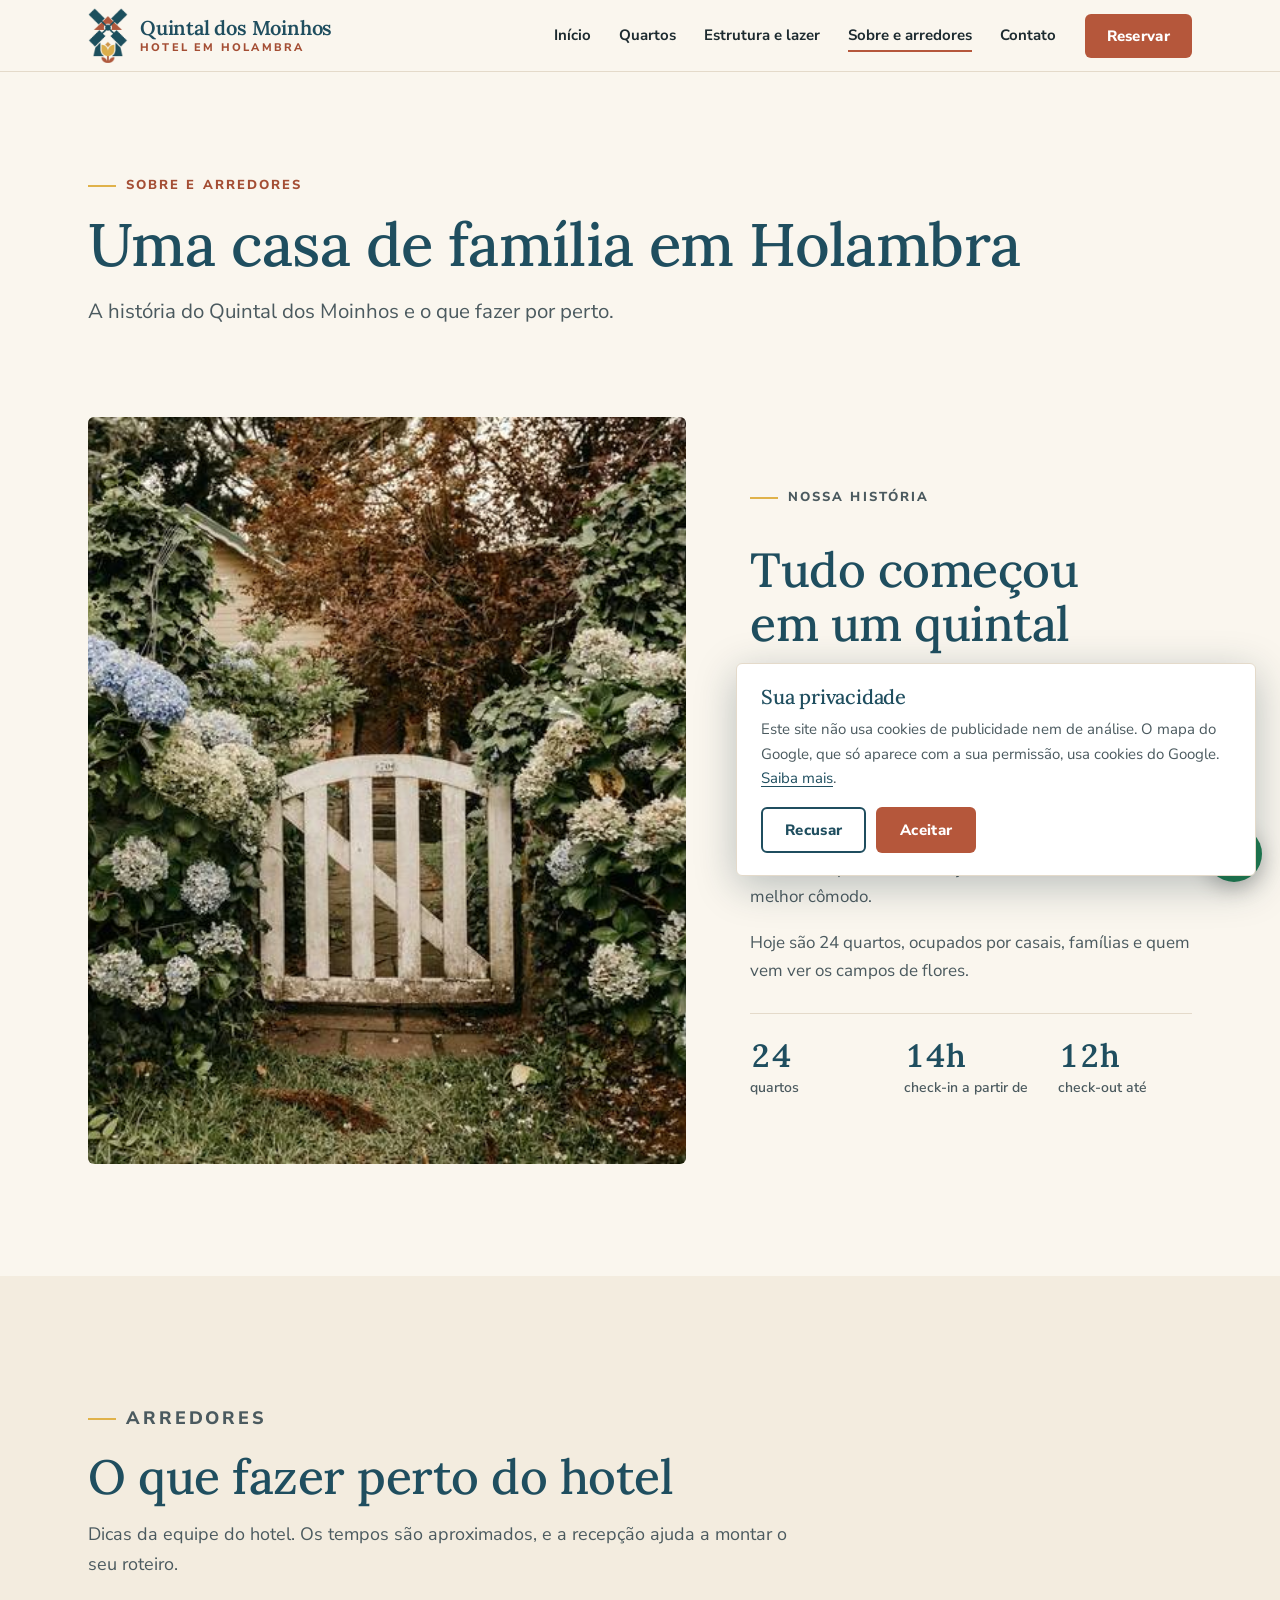
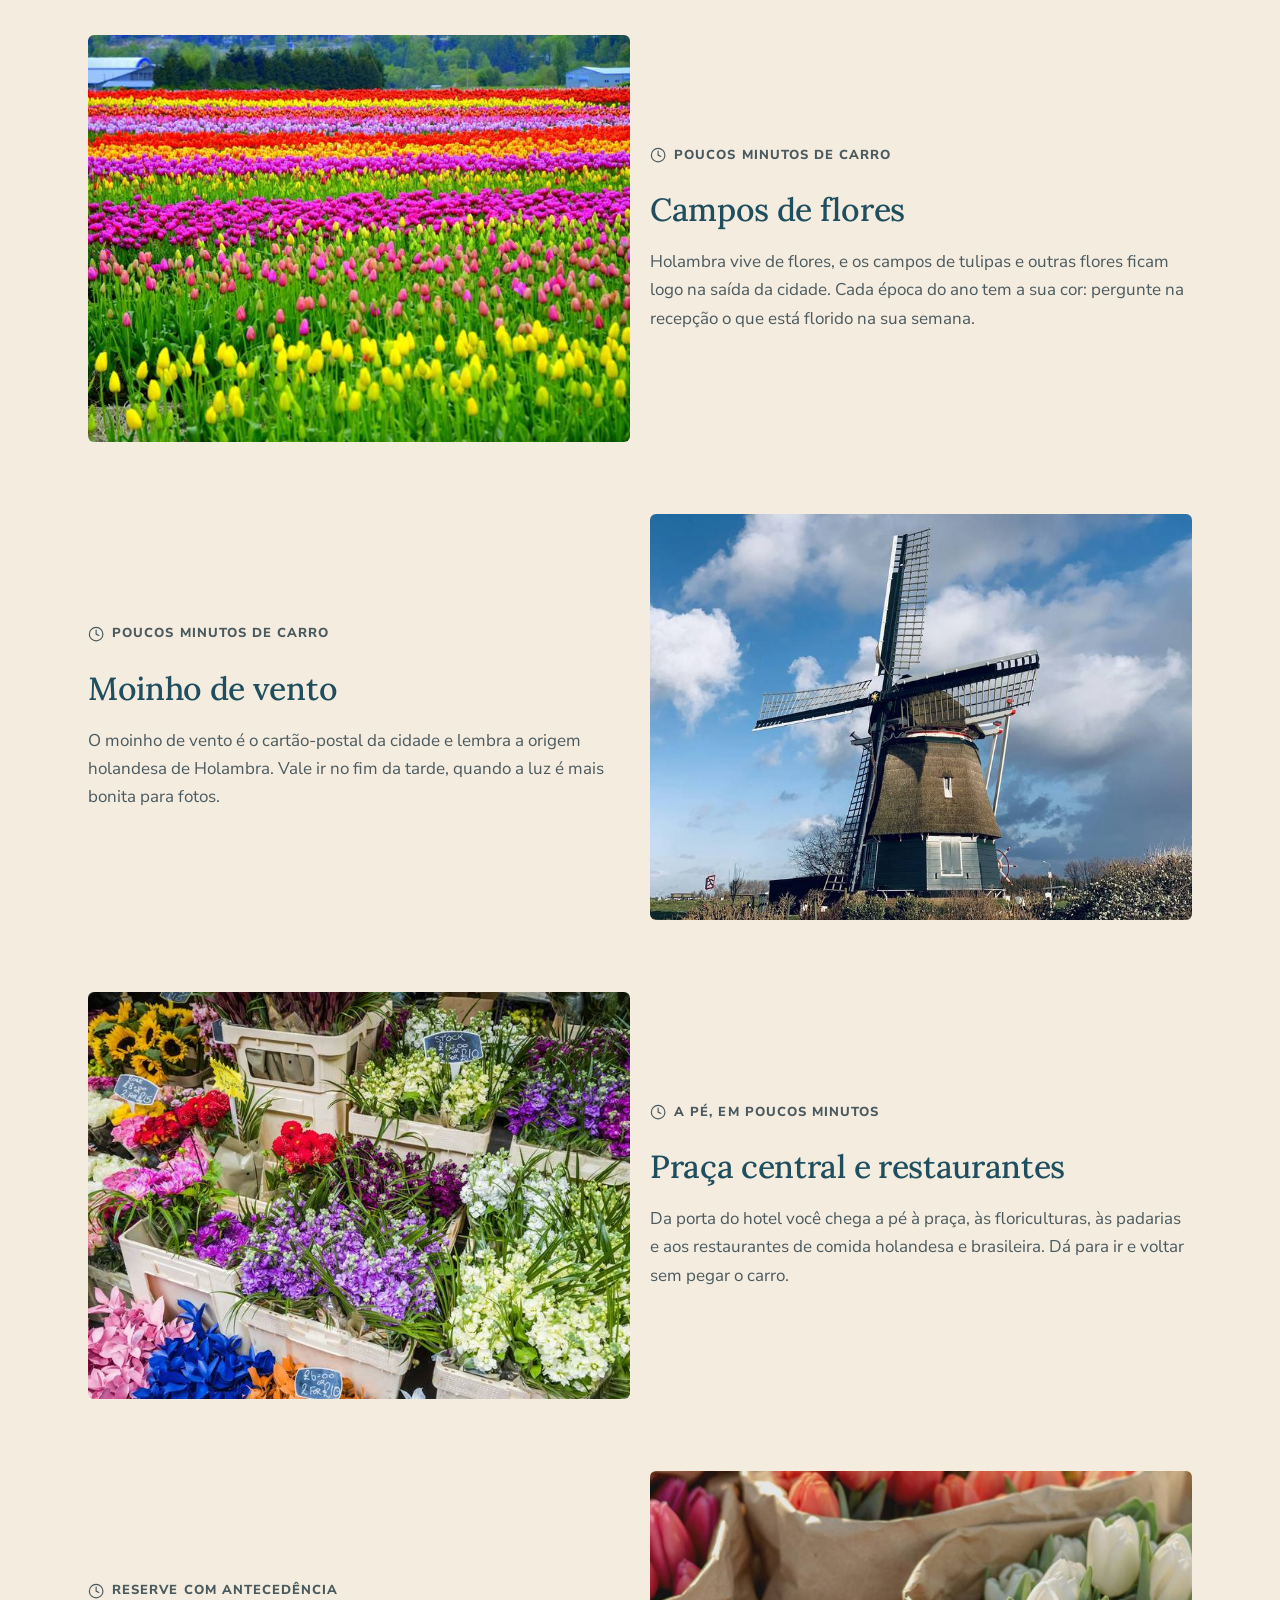
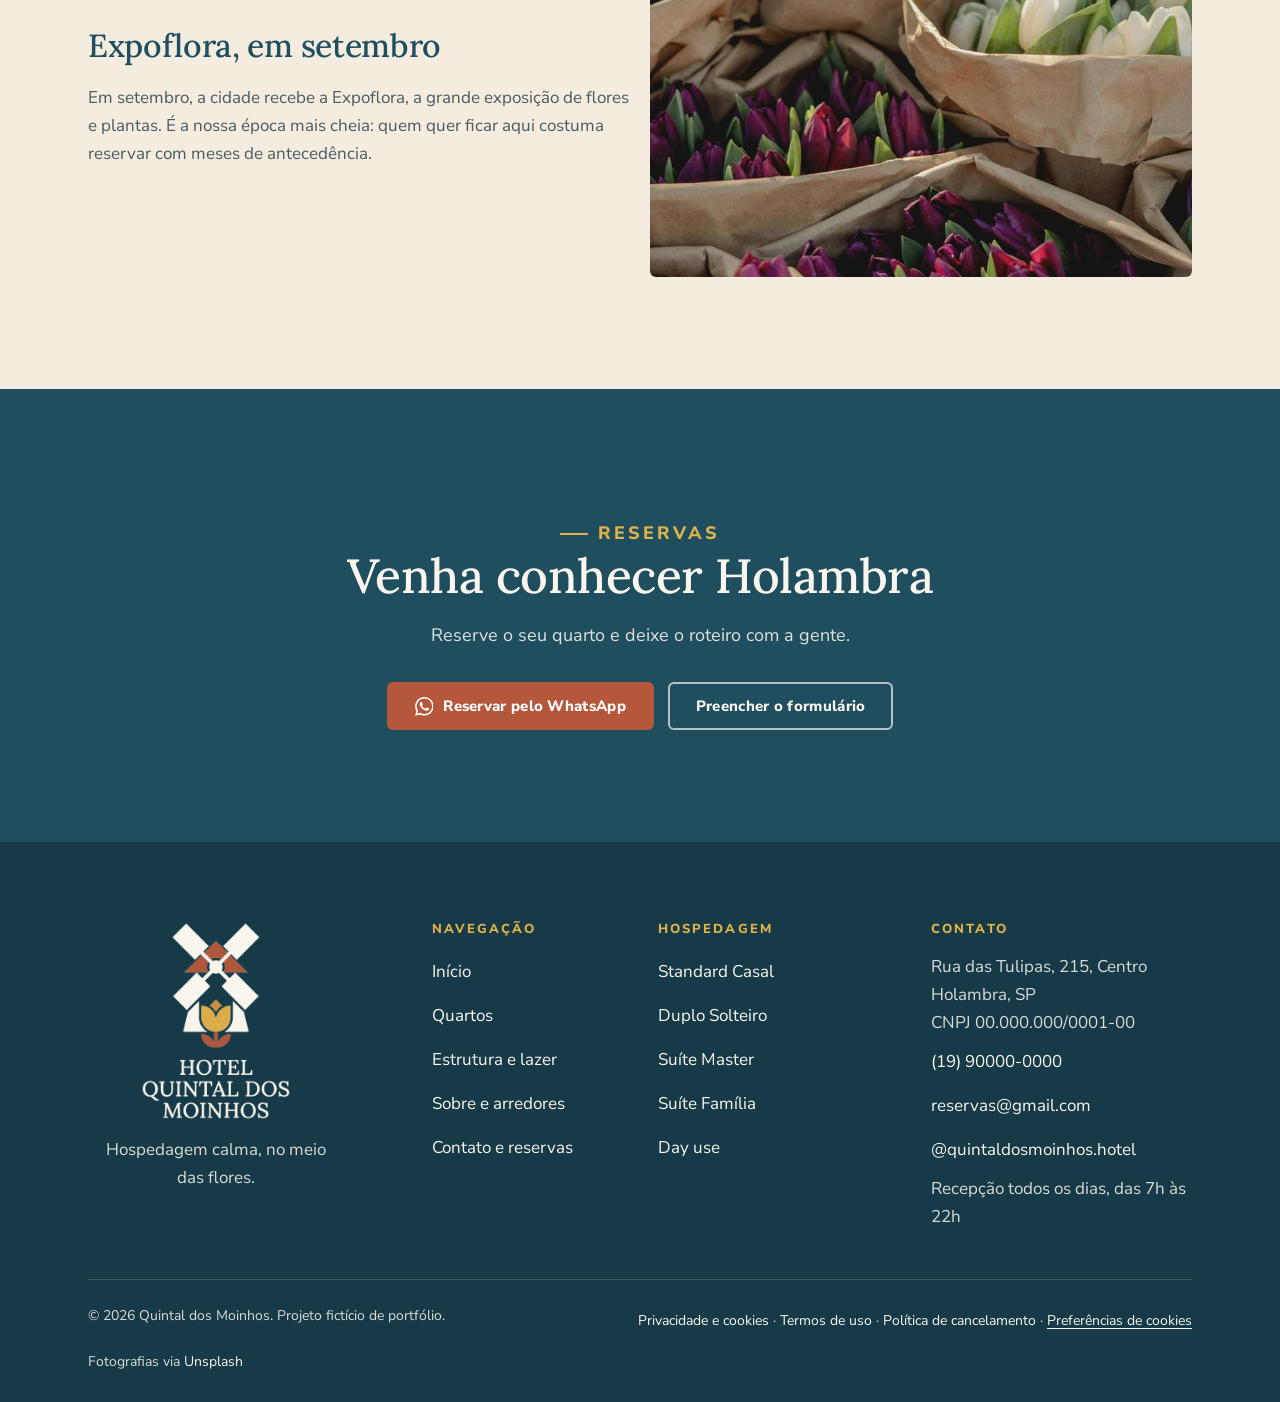
<file: sobre.html>
<!doctype html>
<html lang="pt-BR">
<head>
  <meta charset="utf-8">
  <meta name="viewport" content="width=device-width, initial-scale=1, viewport-fit=cover">
  <title>Sobre e arredores | Quintal dos Moinhos, Holambra</title>
  <meta name="description" content="A história do hotel e dicas de passeios em Holambra: campos de flores, moinho de vento, praça central, restaurantes e a Expoflora.">
  <meta name="theme-color" content="#FAF6EE">
  <link rel="canonical" href="https://SEU-SITE.netlify.app/sobre.html">
  <meta property="og:title" content="Sobre e arredores | Quintal dos Moinhos, Holambra">
  <meta property="og:description" content="A história do hotel e dicas de passeios em Holambra: campos de flores, moinho de vento, praça central, restaurantes e a Expoflora.">
  <meta property="og:type" content="website">
  <meta property="og:locale" content="pt_BR">
  <meta property="og:url" content="https://SEU-SITE.netlify.app/sobre.html">
  <meta property="og:image" content="https://SEU-SITE.netlify.app/share.jpg">
  <meta property="og:image:width" content="1200">
  <meta property="og:image:height" content="630">
  <meta property="og:image:alt" content="Jardim florido do hotel Quintal dos Moinhos, em Holambra">
  <meta name="twitter:image" content="https://SEU-SITE.netlify.app/share.jpg">
  <meta name="twitter:card" content="summary_large_image">
  <link rel="icon" href="favicon.ico" sizes="48x48">
  <link rel="icon" type="image/png" sizes="32x32" href="assets/logo/favicon-32.png">
  <link rel="icon" type="image/png" sizes="16x16" href="assets/logo/favicon-16.png">
  <link rel="apple-touch-icon" href="assets/logo/apple-touch-icon.png">
  <link rel="manifest" href="site.webmanifest">
  <link rel="preload" href="assets/fonts/lora-latin.woff2" as="font" type="font/woff2" crossorigin>
  <link rel="preload" href="assets/fonts/nunitosans-latin.woff2" as="font" type="font/woff2" crossorigin>
  <script>/* esqueleto de carregamento: só celular e tablet */if(matchMedia("(max-width:1023px)").matches){var h=document.documentElement;h.classList.add("skel");setTimeout(function(){h.classList.remove("skel")},10000)}</script>
  <link rel="stylesheet" href="assets/css/style.css">
</head>
<body data-page="sobre">
  <div class="skeleton" aria-hidden="true"><div class="sk-bar"><span class="sk-brand"><span class="sk sk-logo"></span><span class="sk-stack"><span class="sk sk-line" style="width:150px"></span><span class="sk sk-line" style="width:96px"></span></span></span><span class="sk sk-circle"></span></div><div class="sk-page"><div class="sk-stack sk-stack--lg"><span class="sk sk-title" style="width:74%"></span><span class="sk sk-title" style="width:44%"></span></div><div class="sk-stack"><span class="sk sk-line" style="width:100%"></span><span class="sk sk-line" style="width:92%"></span><span class="sk sk-line" style="width:70%"></span></div><span class="sk sk-photo"></span><div class="sk-stack"><span class="sk sk-line" style="width:100%"></span><span class="sk sk-line" style="width:84%"></span></div><span class="sk sk-btn"></span></div><span class="sk sk-fab"></span></div>
  <a class="skip-link" href="#conteudo">Ir para o conteúdo</a>

  <header class="nav">
    <div class="wrap">
      <a class="brand" href="index.html" aria-label="Quintal dos Moinhos, página inicial">
        <img src="assets/logo/logo-marca.png" alt="" width="40" height="56">
        <span class="brand__txt" translate="no"><strong>Quintal dos Moinhos</strong><span>Hotel em Holambra</span></span>
      </a>
      <button class="nav__toggle" type="button" aria-expanded="false" aria-controls="menu" aria-label="Abrir menu"><svg viewBox="0 0 32 32" aria-hidden="true" focusable="false"><path class="ln tb" d="M27 10 13 10C10.8 10 9 8.2 9 6 9 3.5 10.8 2 13 2 15.2 2 17 3.8 17 6L17 26C17 28.2 18.8 30 21 30 23.2 30 25 28.2 25 26 25 23.8 23.2 22 21 22L7 22"/><path class="ln" d="M7 16 27 16"/></svg></button>
      <nav class="nav__links" id="menu" aria-label="Principal">
        <a href="index.html">Início</a>
        <a href="quartos.html">Quartos</a>
        <a href="estrutura.html">Estrutura e lazer</a>
        <a href="sobre.html" aria-current="page">Sobre e arredores</a>
        <a href="contato.html">Contato</a>
        <a class="btn btn--primary" href="contato.html" data-wa="Olá! Gostaria de fazer uma reserva no Quintal dos Moinhos.">Reservar</a>
      </nav>
    </div>
  </header>

  <main id="conteudo">
    <section class="pagehead" aria-labelledby="h-pagina">
      <div class="wrap">
        <p class="eyebrow enter">Sobre e arredores</p>
        <h1 id="h-pagina" class="enter enter--2">Uma casa de família em Holambra</h1>
        <p class="lead enter enter--3">A história do Quintal dos Moinhos e o que fazer por perto.</p>
      </div>
    </section>

    <section class="section" style="padding-top:clamp(24px,4vw,48px)" aria-labelledby="h-historia">
      <div class="wrap split split--wide-media">
        <div class="split__media split__media--tall"><img src="assets/img/jardim-portao-800.jpg" srcset="assets/img/jardim-portao-800.jpg 800w, assets/img/jardim-portao-1200.jpg 1200w, assets/img/jardim-portao.jpg 2000w" sizes="(min-width: 900px) 520px, 100vw" alt="Portão de madeira entre arbustos de hortênsias no jardim do hotel" width="2000" height="1334" decoding="async" loading="lazy"></div>
        <div class="split__text">
          <p class="eyebrow">Nossa história</p>
          <h2 id="h-historia">Tudo começou em um quintal</h2>
          <p>O Quintal dos Moinhos nasceu do quintal de uma casa de família, a poucos passos da praça central de Holambra: um terreno de hortênsias, uma mesa comprida e vontade de receber bem.</p>
          <p>Quarto a quarto, a casa virou hotel, mas não perdeu o jeito. O balcão da recepção ainda é de madeira, o café é feito pela manhã e o jardim continua sendo o melhor cômodo.</p>
          <p>Hoje são 24 quartos, ocupados por casais, famílias e quem vem ver os campos de flores.</p>
          <div class="facts">
            <div><strong>24</strong><span>quartos</span></div>
            <div><strong>14h</strong><span>check-in a partir de</span></div>
            <div><strong>12h</strong><span>check-out até</span></div>
          </div>
        </div>
      </div>
    </section>

    <section class="section section--surface" id="arredores" aria-labelledby="h-arredores">
      <div class="wrap">
        <div class="section-head">
          <p class="eyebrow">Arredores</p>
          <h2 id="h-arredores">O que fazer perto do hotel</h2>
          <p>Dicas da equipe do hotel. Os tempos são aproximados, e a recepção ajuda a montar o seu roteiro.</p>
        </div>
        <div class="split tip">
          <div class="split__media"><img src="assets/img/campo-tulipas-800.jpg" srcset="assets/img/campo-tulipas-800.jpg 800w, assets/img/campo-tulipas-1200.jpg 1200w, assets/img/campo-tulipas.jpg 2000w" sizes="(min-width: 900px) 560px, 100vw" alt="Fileiras de tulipas coloridas em um campo de flores" width="2000" height="1325" decoding="async" loading="lazy"></div>
          <div class="split__text"><p class="tip__time"><i data-icon="clock"></i> Poucos minutos de carro</p><h3 style="font-size:clamp(1.5rem,2.6vw,2rem)">Campos de flores</h3><p>Holambra vive de flores, e os campos de tulipas e outras flores ficam logo na saída da cidade. Cada época do ano tem a sua cor: pergunte na recepção o que está florido na sua semana.</p></div>
        </div>
        <div class="split split--reverse tip">
          <div class="split__media"><img src="assets/img/moinho-800.jpg" srcset="assets/img/moinho-800.jpg 800w, assets/img/moinho-1200.jpg 1200w, assets/img/moinho.jpg 2000w" sizes="(min-width: 900px) 560px, 100vw" alt="Moinho de vento de madeira sob um céu azul com nuvens" width="2000" height="1500" decoding="async" loading="lazy"></div>
          <div class="split__text"><p class="tip__time"><i data-icon="clock"></i> Poucos minutos de carro</p><h3 style="font-size:clamp(1.5rem,2.6vw,2rem)">Moinho de vento</h3><p>O moinho de vento é o cartão-postal da cidade e lembra a origem holandesa de Holambra. Vale ir no fim da tarde, quando a luz é mais bonita para fotos.</p></div>
        </div>
        <div class="split tip">
          <div class="split__media"><img src="assets/img/mercado-flores-800.jpg" srcset="assets/img/mercado-flores-800.jpg 800w, assets/img/mercado-flores-1200.jpg 1200w, assets/img/mercado-flores.jpg 2000w" sizes="(min-width: 900px) 560px, 100vw" alt="Cestos de buquês de flores coloridas em uma banca de mercado" width="2000" height="1335" decoding="async" loading="lazy"></div>
          <div class="split__text"><p class="tip__time"><i data-icon="clock"></i> A pé, em poucos minutos</p><h3 style="font-size:clamp(1.5rem,2.6vw,2rem)">Praça central e restaurantes</h3><p>Da porta do hotel você chega a pé à praça, às floriculturas, às padarias e aos restaurantes de comida holandesa e brasileira. Dá para ir e voltar sem pegar o carro.</p></div>
        </div>
        <div class="split split--reverse tip">
          <div class="split__media"><img src="assets/img/tulipas-sacos-800.jpg" srcset="assets/img/tulipas-sacos-800.jpg 800w, assets/img/tulipas-sacos-1200.jpg 1200w, assets/img/tulipas-sacos.jpg 2000w" sizes="(min-width: 900px) 560px, 100vw" alt="Sacos de papel cheios de tulipas coloridas expostas em um mercado" width="2000" height="3000" decoding="async" loading="lazy"></div>
          <div class="split__text"><p class="tip__time"><i data-icon="clock"></i> Reserve com antecedência</p><h3 style="font-size:clamp(1.5rem,2.6vw,2rem)">Expoflora, em setembro</h3><p>Em setembro, a cidade recebe a Expoflora, a grande exposição de flores e plantas. É a nossa época mais cheia: quem quer ficar aqui costuma reservar com meses de antecedência.</p></div>
        </div>
      </div>
    </section>

    <section class="section section--petrol cta" aria-labelledby="h-cta">
      <div class="wrap">
        <p class="eyebrow">Reservas</p>
        <h2 id="h-cta">Venha conhecer Holambra</h2>
        <p>Reserve o seu quarto e deixe o roteiro com a gente.</p>
        <div class="cta__actions">
          <a class="btn btn--primary" href="contato.html" data-wa="Olá! Gostaria de fazer uma reserva no Quintal dos Moinhos."><i data-icon="whatsapp"></i> Reservar pelo WhatsApp</a>
          <a class="btn btn--secondary" href="contato.html#reserva">Preencher o formulário</a>
        </div>
      </div>
    </section>
  </main>

  <footer class="footer">
    <div class="wrap">
      <div class="footer__grid">
        <div class="footer__brand">
          <img src="assets/logo/logo-completa-clara.png" alt="Hotel Quintal dos Moinhos" width="150" height="198" loading="lazy">
          <p>Hospedagem calma, no meio das flores.</p>
        </div>
        <div>
          <h2>Navegação</h2>
          <ul>
            <li><a href="index.html">Início</a></li>
            <li><a href="quartos.html">Quartos</a></li>
            <li><a href="estrutura.html">Estrutura e lazer</a></li>
            <li><a href="sobre.html">Sobre e arredores</a></li>
            <li><a href="contato.html">Contato e reservas</a></li>
          </ul>
        </div>
        <div>
          <h2>Hospedagem</h2>
          <ul>
            <li><a href="quartos.html#standard">Standard Casal</a></li>
            <li><a href="quartos.html#duplo">Duplo Solteiro</a></li>
            <li><a href="quartos.html#master">Suíte Master</a></li>
            <li><a href="quartos.html#familia">Suíte Família</a></li>
            <li><a href="estrutura.html#day-use">Day use</a></li>
          </ul>
        </div>
        <div>
          <h2>Contato</h2>
          <ul>
            <li>Rua das Tulipas, 215, Centro<br>Holambra, SP<br>CNPJ 00.000.000/0001-00</li>
            <li><a href="contato.html" data-wa="Olá! Gostaria de fazer uma reserva no Quintal dos Moinhos.">(19)&nbsp;90000-0000</a></li>
            <li><a href="mailto:reservas@gmail.com">reservas@gmail.com</a></li>
            <li><a href="https://www.instagram.com/quintaldosmoinhos.hotel" target="_blank" rel="noopener">@quintaldosmoinhos.hotel<span class="sr-only"> (abre em nova aba)</span></a></li>
            <li>Recepção todos os dias, das 7h às 22h</li>
          </ul>
        </div>
      </div>
      <div class="footer__legal">
        <span>© <span data-ano>2026</span> Quintal dos Moinhos. Projeto fictício de portfólio.</span>
        <span class="footer__links"><a href="privacidade.html">Privacidade e cookies</a><span class="sep" aria-hidden="true"> · </span><a href="termos.html">Termos de uso</a><span class="sep" aria-hidden="true"> · </span><a href="cancelamento.html">Política de cancelamento</a><span class="sep" aria-hidden="true"> · </span><button class="linklike" type="button" data-cookie-prefs>Preferências de cookies</button></span>
        <span>Fotografias via <a href="creditos.html">Unsplash</a></span>
      </div>
    </div>
  </footer>
  <a class="wa-float is-compact" href="contato.html" data-wa="Olá! Gostaria de fazer uma reserva no Quintal dos Moinhos." aria-label="Reservar pelo WhatsApp"><i data-icon="whatsapp"></i><span>WhatsApp</span></a>

  <script src="assets/js/icons.js"></script>
  <script src="assets/js/main.js"></script>
</body>
</html>
</file>
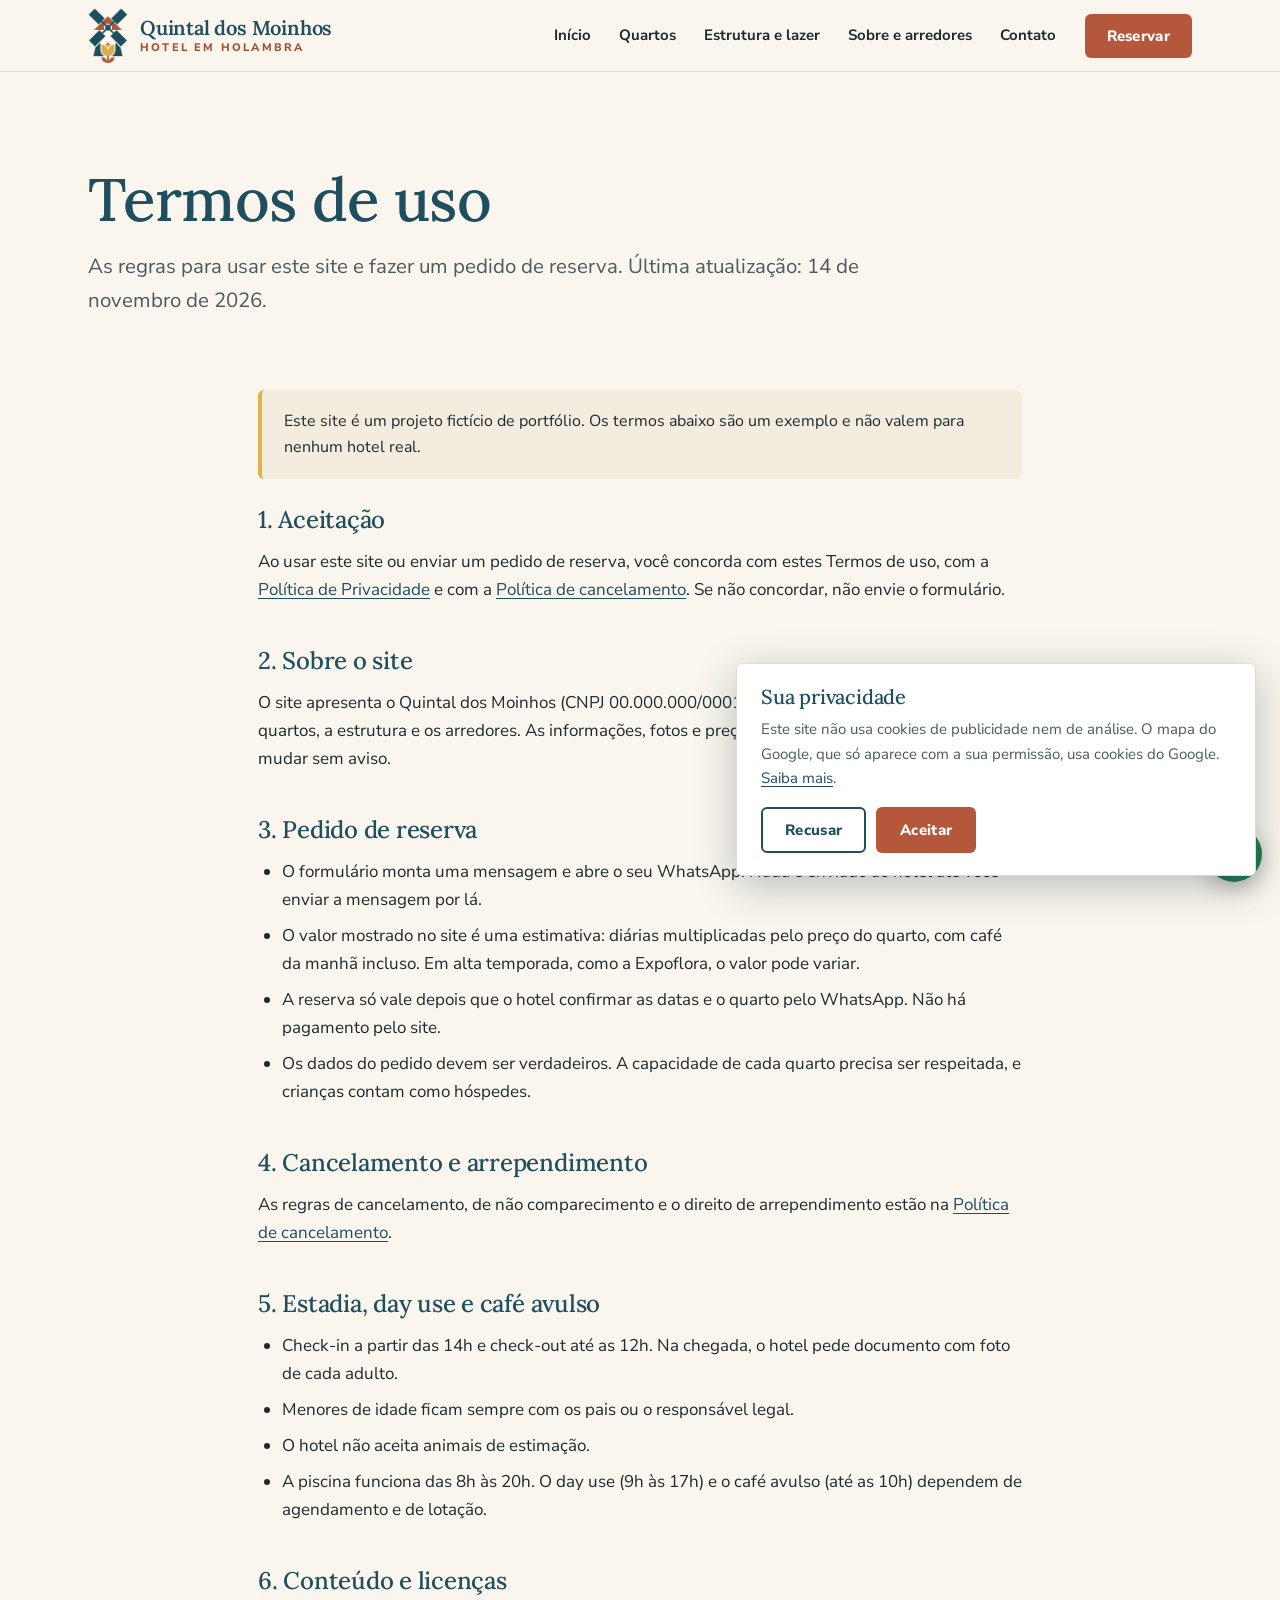
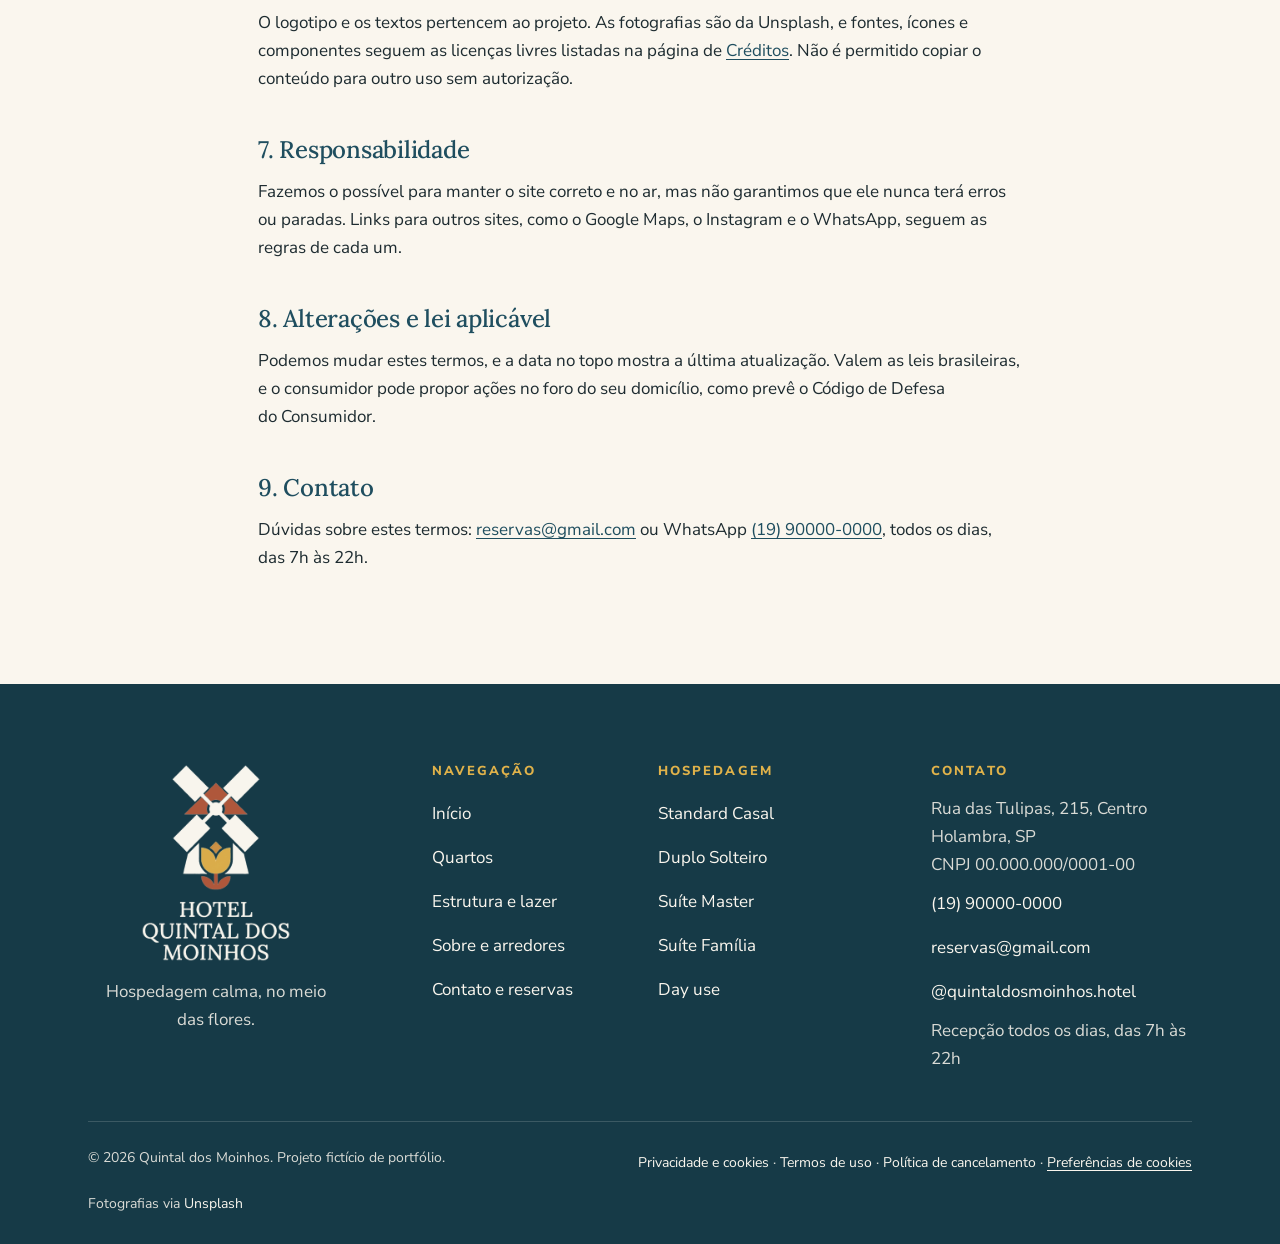
<file: termos.html>
<!doctype html>
<html lang="pt-BR">
<head>
  <meta charset="utf-8">
  <meta name="viewport" content="width=device-width, initial-scale=1, viewport-fit=cover">
  <title>Termos de uso | Quintal dos Moinhos</title>
  <meta name="description" content="Termos de uso do site do Quintal dos Moinhos, em Holambra: como funciona o pedido de reserva, a estadia e o day use.">
  <meta name="theme-color" content="#FAF6EE">
  <link rel="canonical" href="https://SEU-SITE.netlify.app/termos.html">
  <meta property="og:title" content="Termos de uso | Quintal dos Moinhos">
  <meta property="og:description" content="Termos de uso do site do Quintal dos Moinhos, em Holambra: como funciona o pedido de reserva, a estadia e o day use.">
  <meta property="og:type" content="website">
  <meta property="og:locale" content="pt_BR">
  <meta property="og:url" content="https://SEU-SITE.netlify.app/termos.html">
  <meta property="og:image" content="https://SEU-SITE.netlify.app/share.jpg">
  <meta property="og:image:width" content="1200">
  <meta property="og:image:height" content="630">
  <meta property="og:image:alt" content="Jardim florido do hotel Quintal dos Moinhos, em Holambra">
  <meta name="twitter:image" content="https://SEU-SITE.netlify.app/share.jpg">
  <meta name="twitter:card" content="summary_large_image">
  <link rel="icon" href="favicon.ico" sizes="48x48">
  <link rel="icon" type="image/png" sizes="32x32" href="assets/logo/favicon-32.png">
  <link rel="icon" type="image/png" sizes="16x16" href="assets/logo/favicon-16.png">
  <link rel="apple-touch-icon" href="assets/logo/apple-touch-icon.png">
  <link rel="manifest" href="site.webmanifest">
  <link rel="preload" href="assets/fonts/lora-latin.woff2" as="font" type="font/woff2" crossorigin>
  <link rel="preload" href="assets/fonts/nunitosans-latin.woff2" as="font" type="font/woff2" crossorigin>
  <script>/* esqueleto de carregamento: só celular e tablet */if(matchMedia("(max-width:1023px)").matches){var h=document.documentElement;h.classList.add("skel");setTimeout(function(){h.classList.remove("skel")},10000)}</script>
  <link rel="stylesheet" href="assets/css/style.css">
</head>
<body data-page="termos">
  <div class="skeleton" aria-hidden="true"><div class="sk-bar"><span class="sk-brand"><span class="sk sk-logo"></span><span class="sk-stack"><span class="sk sk-line" style="width:150px"></span><span class="sk sk-line" style="width:96px"></span></span></span><span class="sk sk-circle"></span></div><div class="sk-page"><div class="sk-stack sk-stack--lg"><span class="sk sk-title" style="width:74%"></span><span class="sk sk-title" style="width:44%"></span></div><div class="sk-stack"><span class="sk sk-line" style="width:100%"></span><span class="sk sk-line" style="width:92%"></span><span class="sk sk-line" style="width:70%"></span></div><span class="sk sk-photo"></span><div class="sk-stack"><span class="sk sk-line" style="width:100%"></span><span class="sk sk-line" style="width:84%"></span></div><span class="sk sk-btn"></span></div><span class="sk sk-fab"></span></div>
  <a class="skip-link" href="#conteudo">Ir para o conteúdo</a>

  <header class="nav">
    <div class="wrap">
      <a class="brand" href="index.html" aria-label="Quintal dos Moinhos, página inicial">
        <img src="assets/logo/logo-marca.png" alt="" width="40" height="56">
        <span class="brand__txt" translate="no"><strong>Quintal dos Moinhos</strong><span>Hotel em Holambra</span></span>
      </a>
      <button class="nav__toggle" type="button" aria-expanded="false" aria-controls="menu" aria-label="Abrir menu"><svg viewBox="0 0 32 32" aria-hidden="true" focusable="false"><path class="ln tb" d="M27 10 13 10C10.8 10 9 8.2 9 6 9 3.5 10.8 2 13 2 15.2 2 17 3.8 17 6L17 26C17 28.2 18.8 30 21 30 23.2 30 25 28.2 25 26 25 23.8 23.2 22 21 22L7 22"/><path class="ln" d="M7 16 27 16"/></svg></button>
      <nav class="nav__links" id="menu" aria-label="Principal">
        <a href="index.html">Início</a>
        <a href="quartos.html">Quartos</a>
        <a href="estrutura.html">Estrutura e lazer</a>
        <a href="sobre.html">Sobre e arredores</a>
        <a href="contato.html">Contato</a>
        <a class="btn btn--primary" href="contato.html" data-wa="Olá! Gostaria de fazer uma reserva no Quintal dos Moinhos.">Reservar</a>
      </nav>
    </div>
  </header>

  <main id="conteudo">
    <section class="pagehead" aria-labelledby="h-pagina">
      <div class="wrap">
        <h1 id="h-pagina" class="enter enter--2">Termos de uso</h1>
        <p class="lead enter enter--3">As regras para usar este site e fazer um pedido de reserva. Última atualização: 14 de novembro de 2026.</p>
      </div>
    </section>

    <section class="section legal" aria-label="Texto dos termos" style="padding-top:clamp(16px,3vw,32px)">
      <div class="wrap">
        <p class="notice">Este site é um projeto fictício de portfólio. Os termos abaixo são um exemplo e não valem para nenhum hotel real.</p>

        <h2>1. Aceitação</h2>
        <p>Ao usar este site ou enviar um pedido de reserva, você concorda com estes Termos de uso, com a <a href="privacidade.html">Política de Privacidade</a> e com a <a href="cancelamento.html">Política de cancelamento</a>. Se não concordar, não envie o formulário.</p>

        <h2>2. Sobre o site</h2>
        <p>O site apresenta o Quintal dos Moinhos (CNPJ 00.000.000/0001-00, número de exemplo), seus quartos, a estrutura e os arredores. As informações, fotos e preços são de apresentação e podem mudar sem aviso.</p>

        <h2>3. Pedido de reserva</h2>
        <ul>
          <li>O formulário monta uma mensagem e abre o seu WhatsApp. Nada é enviado ao hotel até você enviar a mensagem por lá.</li>
          <li>O valor mostrado no site é uma estimativa: diárias multiplicadas pelo preço do quarto, com café da manhã incluso. Em alta temporada, como a Expoflora, o valor pode variar.</li>
          <li>A reserva só vale depois que o hotel confirmar as datas e o quarto pelo WhatsApp. Não há pagamento pelo site.</li>
          <li>Os dados do pedido devem ser verdadeiros. A capacidade de cada quarto precisa ser respeitada, e crianças contam como hóspedes.</li>
        </ul>

        <h2>4. Cancelamento e arrependimento</h2>
        <p>As regras de cancelamento, de não comparecimento e o direito de arrependimento estão na <a href="cancelamento.html">Política de cancelamento</a>.</p>

        <h2>5. Estadia, day use e café avulso</h2>
        <ul>
          <li>Check-in a partir das 14h e check-out até as 12h. Na chegada, o hotel pede documento com foto de cada adulto.</li>
          <li>Menores de idade ficam sempre com os pais ou o responsável legal.</li>
          <li>O hotel não aceita animais de estimação.</li>
          <li>A piscina funciona das 8h às 20h. O day use (9h às 17h) e o café avulso (até as 10h) dependem de agendamento e de lotação.</li>
        </ul>

        <h2>6. Conteúdo e licenças</h2>
        <p>O logotipo e os textos pertencem ao projeto. As fotografias são da Unsplash, e fontes, ícones e componentes seguem as licenças livres listadas na página de <a href="creditos.html">Créditos</a>. Não é permitido copiar o conteúdo para outro uso sem autorização.</p>

        <h2>7. Responsabilidade</h2>
        <p>Fazemos o possível para manter o site correto e no ar, mas não garantimos que ele nunca terá erros ou paradas. Links para outros sites, como o Google Maps, o Instagram e o WhatsApp, seguem as regras de cada um.</p>

        <h2>8. Alterações e lei aplicável</h2>
        <p>Podemos mudar estes termos, e a data no topo mostra a última atualização. Valem as leis brasileiras, e o consumidor pode propor ações no foro do seu domicílio, como prevê o Código de Defesa do Consumidor.</p>

        <h2>9. Contato</h2>
        <p>Dúvidas sobre estes termos: <a href="mailto:reservas@gmail.com">reservas@gmail.com</a> ou WhatsApp <a href="contato.html" data-wa="Olá! Gostaria de fazer uma reserva no Quintal dos Moinhos.">(19)&nbsp;90000-0000</a>, todos os dias, das 7h às 22h.</p>
      </div>
    </section>
  </main>

  <footer class="footer">
    <div class="wrap">
      <div class="footer__grid">
        <div class="footer__brand">
          <img src="assets/logo/logo-completa-clara.png" alt="Hotel Quintal dos Moinhos" width="150" height="198" loading="lazy">
          <p>Hospedagem calma, no meio das flores.</p>
        </div>
        <div>
          <h2>Navegação</h2>
          <ul>
            <li><a href="index.html">Início</a></li>
            <li><a href="quartos.html">Quartos</a></li>
            <li><a href="estrutura.html">Estrutura e lazer</a></li>
            <li><a href="sobre.html">Sobre e arredores</a></li>
            <li><a href="contato.html">Contato e reservas</a></li>
          </ul>
        </div>
        <div>
          <h2>Hospedagem</h2>
          <ul>
            <li><a href="quartos.html#standard">Standard Casal</a></li>
            <li><a href="quartos.html#duplo">Duplo Solteiro</a></li>
            <li><a href="quartos.html#master">Suíte Master</a></li>
            <li><a href="quartos.html#familia">Suíte Família</a></li>
            <li><a href="estrutura.html#day-use">Day use</a></li>
          </ul>
        </div>
        <div>
          <h2>Contato</h2>
          <ul>
            <li>Rua das Tulipas, 215, Centro<br>Holambra, SP<br>CNPJ 00.000.000/0001-00</li>
            <li><a href="contato.html" data-wa="Olá! Gostaria de fazer uma reserva no Quintal dos Moinhos.">(19)&nbsp;90000-0000</a></li>
            <li><a href="mailto:reservas@gmail.com">reservas@gmail.com</a></li>
            <li><a href="https://www.instagram.com/quintaldosmoinhos.hotel" target="_blank" rel="noopener">@quintaldosmoinhos.hotel<span class="sr-only"> (abre em nova aba)</span></a></li>
            <li>Recepção todos os dias, das 7h às 22h</li>
          </ul>
        </div>
      </div>
      <div class="footer__legal">
        <span>© <span data-ano>2026</span> Quintal dos Moinhos. Projeto fictício de portfólio.</span>
        <span class="footer__links"><a href="privacidade.html">Privacidade e cookies</a><span class="sep" aria-hidden="true"> · </span><a href="termos.html">Termos de uso</a><span class="sep" aria-hidden="true"> · </span><a href="cancelamento.html">Política de cancelamento</a><span class="sep" aria-hidden="true"> · </span><button class="linklike" type="button" data-cookie-prefs>Preferências de cookies</button></span>
        <span>Fotografias via <a href="creditos.html">Unsplash</a></span>
      </div>
    </div>
  </footer>
  <a class="wa-float is-compact" href="contato.html" data-wa="Olá! Gostaria de fazer uma reserva no Quintal dos Moinhos." aria-label="Reservar pelo WhatsApp"><i data-icon="whatsapp"></i><span>WhatsApp</span></a>

  <script src="assets/js/icons.js"></script>
  <script src="assets/js/main.js"></script>
</body>
</html>
</file>
<file: assets/css/style.css>
/* Quintal dos Moinhos — folha de estilo única */

/* ---------- Fontes (hospedadas no próprio site) ---------- */
@font-face { font-family: "Lora"; font-style: normal; font-weight: 400 700; font-display: swap; src: url("../fonts/lora-latin.woff2") format("woff2"); }
@font-face { font-family: "Lora"; font-style: italic; font-weight: 400 700; font-display: swap; src: url("../fonts/lora-italic-latin.woff2") format("woff2"); }
@font-face { font-family: "Nunito Sans"; font-style: normal; font-weight: 300 800; font-display: swap; src: url("../fonts/nunitosans-latin.woff2") format("woff2"); }

/* ---------- Tokens ---------- */
:root {
  --petrol: #1F4E5F;
  --petrol-dark: #163A47;
  --terra: #B5573B;
  --terra-dark: #9A4630;
  --terra-ink: #A44E34; /* terracota para texto: 5,2:1 sobre o off-white */
  color-scheme: light;
  --gold: #E0B24A;
  --bg: #FAF6EE;
  --surface: #F3ECDF;
  --card: #FFFFFF;
  --ink: #1D2B30;
  --ink-soft: #4B5A5F;
  --line: #E4DACA;
  --on-dark: #FAF6EE;

  --font-title: "Lora", Georgia, "Times New Roman", serif;
  --font-text: "Nunito Sans", system-ui, -apple-system, "Segoe UI", Roboto, sans-serif;

  --radius: 6px;
  --gutter: clamp(20px, 5vw, 48px);
  --header-h: 72px;
  --shadow: 0 1px 2px rgba(22, 58, 71, .06), 0 8px 24px rgba(22, 58, 71, .08);
  --ease: cubic-bezier(.2, .7, .2, 1);
}

/* ---------- Base ---------- */
*, *::before, *::after { box-sizing: border-box; }
html { -webkit-text-size-adjust: 100%; scroll-behavior: smooth; scroll-padding-top: calc(var(--header-h) + 16px); -webkit-tap-highlight-color: transparent; }
body { margin: 0; background: var(--bg); color: var(--ink); font-family: var(--font-text); font-size: 1.0625rem; line-height: 1.65; text-rendering: optimizeLegibility; -webkit-font-smoothing: antialiased; }
img, svg { max-width: 100%; display: block; }
img { height: auto; }
h1, h2, h3, h4 { font-family: var(--font-title); font-weight: 500; line-height: 1.12; letter-spacing: -.01em; margin: 0; color: var(--petrol); text-wrap: balance; }
h1 { font-size: clamp(2.5rem, 6vw, 4.5rem); line-height: 1.04; }
h2 { font-size: clamp(2rem, 3.8vw, 3rem); }
h3 { font-size: 1.375rem; line-height: 1.25; }
p { margin: 0; text-wrap: pretty; }
a { color: var(--petrol); text-underline-offset: 3px; text-decoration-thickness: 1px; }
ul { margin: 0; padding: 0; list-style: none; }
button, input, select, textarea { font: inherit; color: inherit; }
button { cursor: pointer; }
[hidden] { display: none !important; }
:focus-visible { outline: 3px solid var(--terra); outline-offset: 3px; border-radius: 3px; }
.sr-only { position: absolute; width: 1px; height: 1px; padding: 0; margin: -1px; overflow: hidden; clip: rect(0, 0, 0, 0); white-space: nowrap; border: 0; }
.skip-link { position: absolute; left: 12px; top: -80px; z-index: 200; background: var(--petrol); color: var(--on-dark); padding: 10px 16px; border-radius: var(--radius); text-decoration: none; font-weight: 700; }
.skip-link:focus { top: 12px; }
.icon { width: 1.25em; height: 1.25em; flex: none; }

.wrap { width: 100%; max-width: 1200px; margin-inline: auto; padding-inline: var(--gutter); }
.section { padding-block: clamp(64px, 9vw, 112px); }
.section--surface { background: var(--surface); }
.section--petrol { background: var(--petrol); color: var(--on-dark); }
.section--petrol h2, .section--petrol h3 { color: var(--on-dark); }
.eyebrow { display: inline-flex; align-items: center; gap: 10px; font-size: .8125rem; font-weight: 800; letter-spacing: .16em; text-transform: uppercase; color: var(--terra-ink); margin-bottom: 16px; }
.eyebrow::before { content: ""; width: 28px; height: 2px; background: var(--gold); }
.on-dark .eyebrow, .section--petrol .eyebrow { color: var(--gold); }
.lead { font-size: clamp(1.125rem, 1.6vw, 1.3125rem); color: var(--ink-soft); max-width: 40em; }
.section-head { max-width: 46rem; margin-bottom: clamp(32px, 5vw, 56px); }
.section-head p { margin-top: 16px; color: var(--ink-soft); font-size: 1.125rem; }
.section-head--center { margin-inline: auto; text-align: center; }
.section-head--center .eyebrow { justify-content: center; }
.link { font-weight: 700; text-decoration: none; background: linear-gradient(currentColor, currentColor) 0 100% / 0 1.5px no-repeat; transition: background-size .3s var(--ease); padding-bottom: 2px; display: inline-flex; align-items: center; gap: 8px; }
.link:hover { background-size: 100% 1.5px; }

/* ---------- Botões ---------- */
.btn { position: relative; isolation: isolate; overflow: hidden; display: inline-flex; align-items: center; justify-content: center; gap: 10px; min-height: 48px; padding: 12px 26px; border: 2px solid transparent; border-radius: var(--radius); font-weight: 800; font-size: .9375rem; letter-spacing: .02em; text-decoration: none; line-height: 1.2; transition: color .5s, border-color .5s, transform .15s var(--ease); -webkit-user-select: none; user-select: none; }
.btn::before { content: ""; position: absolute; z-index: -1; width: 170%; height: 340%; border-radius: 50%; top: 100%; left: 100%; background: var(--sweep, var(--petrol)); transition: top .7s, left .7s; pointer-events: none; }
.btn--primary { background: var(--terra); color: #fff; --sweep: var(--petrol-dark); }
.btn--secondary { background: transparent; color: var(--petrol); border-color: var(--petrol); --sweep: var(--petrol); }
.on-dark .btn--secondary, .section--petrol .btn--secondary { color: var(--on-dark); border-color: rgba(250, 246, 238, .7); --sweep: var(--on-dark); }
.btn--block { width: 100%; }
.btn:active, .btn.is-pressed { transform: scale(.97); }
.ripple { position: absolute; border-radius: 50%; background: currentColor; opacity: .22; transform: scale(0); pointer-events: none; animation: ripple .6s ease-out forwards; }
@keyframes ripple { to { transform: scale(1); opacity: 0; } }
@media (hover: hover) {
  .btn:hover::before { top: -120%; left: -35%; }
  .btn--secondary:hover { color: var(--on-dark); }
  .on-dark .btn--secondary:hover, .section--petrol .btn--secondary:hover { color: var(--petrol); border-color: var(--on-dark); }
}
.btn:focus-visible::before { top: -120%; left: -35%; }

/* ---------- Cabeçalho ---------- */
.nav { position: sticky; top: 0; z-index: 100; height: var(--header-h); border-bottom: 1px solid var(--line); }
.nav::before { content: ""; position: absolute; inset: 0; z-index: -1; background: rgba(250, 246, 238, .94); -webkit-backdrop-filter: blur(10px); backdrop-filter: blur(10px); }
.nav .wrap { height: 100%; display: flex; align-items: center; justify-content: space-between; gap: 24px; }
.brand { display: inline-flex; align-items: center; gap: 12px; text-decoration: none; color: var(--petrol); }
.brand img { width: 40px; height: auto; }
.brand__txt { display: flex; flex-direction: column; line-height: 1.1; }
.brand__txt strong { font-family: var(--font-title); font-weight: 600; font-size: 1.25rem; letter-spacing: -.01em; }
.brand__txt span { font-size: .6875rem; font-weight: 800; letter-spacing: .2em; text-transform: uppercase; color: var(--terra-ink); margin-top: 3px; }
.nav__links { display: flex; align-items: center; gap: clamp(16px, 2.2vw, 32px); }
.nav__links a:not(.btn) { position: relative; display: inline-flex; align-items: center; min-height: 44px; font-weight: 700; font-size: .9375rem; color: var(--ink); text-decoration: none; }
.nav__links a:not(.btn)::after { content: ""; position: absolute; left: 0; right: 0; bottom: 6px; height: 2px; background: var(--terra); transform: scaleX(0); transform-origin: left; transition: transform .3s var(--ease); }
.nav__links a[aria-current]::after { transform: scaleX(1); }
@media (hover: hover) { .nav__links a:not(.btn):hover::after { transform: scaleX(1); } }
.nav__links .btn { min-height: 44px; padding: 8px 20px; }
.nav__toggle { display: none; width: 48px; height: 48px; border-radius: 50%; border: 0; background: transparent; color: var(--petrol); position: relative; overflow: hidden; padding: 0; place-items: center; }
.nav__toggle svg { width: 34px; height: 34px; transition: transform .6s cubic-bezier(.4, 0, .2, 1); }
.nav__toggle .ln { fill: none; stroke: currentColor; stroke-linecap: round; stroke-linejoin: round; stroke-width: 3; transition: stroke-dasharray .6s cubic-bezier(.4, 0, .2, 1), stroke-dashoffset .6s cubic-bezier(.4, 0, .2, 1); }
.nav__toggle .tb { stroke-dasharray: 12 63; }
.nav__toggle[aria-expanded="true"] svg { transform: rotate(-45deg); }
.nav__toggle[aria-expanded="true"] .tb { stroke-dasharray: 20 300; stroke-dashoffset: -32.42; }
@media (max-width: 1023px) {
  .nav__toggle { display: grid; }
  .nav__links { position: fixed; inset: var(--header-h) 0 0 0; background: var(--bg); flex-direction: column; align-items: stretch; justify-content: flex-start; gap: 0; padding: 16px var(--gutter) 32px; overflow-y: auto; transform: translateY(-8px); opacity: 0; visibility: hidden; transition: opacity .25s, transform .25s var(--ease), visibility .25s; }
  .nav__links.is-open { transform: none; opacity: 1; visibility: visible; }
  .nav__links a:not(.btn) { min-height: 60px; font-family: var(--font-title); font-size: 1.5rem; font-weight: 500; border-bottom: 1px solid var(--line); }
  .nav__links a:not(.btn)::after { display: none; }
  .nav__links a[aria-current] { color: var(--terra-ink); }
  .nav__links .btn { margin-top: 24px; min-height: 54px; }
}

/* ---------- Entrada da primeira tela (uma vez, ao carregar) ---------- */
.enter { opacity: 0; transform: translateY(14px); animation: enter .8s var(--ease) forwards; }
.enter--2 { animation-delay: .12s; }
.enter--3 { animation-delay: .24s; }
.enter--4 { animation-delay: .36s; }
@keyframes enter { to { opacity: 1; transform: none; } }

/* ---------- Hero ---------- */
.hero { position: relative; isolation: isolate; display: flex; flex-direction: column; justify-content: flex-end; min-height: calc(100vh - var(--header-h) - 190px); color: var(--on-dark); background: var(--petrol-dark); }
@supports (height: 100svh) { .hero { min-height: calc(100svh - var(--header-h) - 190px); } }
.hero__media { position: absolute; inset: 0; z-index: -2; overflow: hidden; }
.hero__media img { width: 100%; height: 100%; object-fit: cover; object-position: 50% 40%; }
.hero::after { content: ""; position: absolute; inset: 0; z-index: -1; background: linear-gradient(90deg, rgba(18, 48, 59, .88) 0%, rgba(18, 48, 59, .62) 42%, rgba(18, 48, 59, .12) 100%), linear-gradient(0deg, rgba(18, 48, 59, .7) 0%, rgba(18, 48, 59, 0) 38%); }
.hero__body { padding-block: clamp(32px, 7vh, 80px) 175px; }
.hero h1 { color: var(--on-dark); max-width: 14em; }
.hero__sub { margin-top: 20px; max-width: 34em; font-size: clamp(1.0625rem, 1.5vw, 1.25rem); color: rgba(250, 246, 238, .92); }
.hero__actions { display: flex; flex-wrap: wrap; gap: 14px; margin-top: 32px; }

/* Barra de reserva com prévia de valor: sobrepõe a base do hero */
.quote { position: relative; z-index: 5; margin-top: -130px; }
.booking { background: var(--bg); color: var(--ink); border-radius: 10px; box-shadow: 0 18px 40px rgba(18, 48, 59, .22); padding: 20px 24px 24px; display: grid; gap: 14px 16px; grid-template-columns: 1fr 1fr; }
.booking__title { grid-column: 1 / -1; font-size: 1.25rem; }
.booking .field { min-width: 0; }
.booking .field label { display: block; font-size: .75rem; font-weight: 800; letter-spacing: .14em; text-transform: uppercase; color: var(--ink-soft); margin-bottom: 4px; }
.booking input, .booking select { width: 100%; height: 52px; padding: 8px 12px; border: 1.5px solid #CFC3AE; border-radius: var(--radius); background: #fff; }
.booking input:focus, .booking select:focus { outline: 2px solid var(--petrol); outline-offset: 2px; border-color: var(--petrol); box-shadow: none; }
.booking__result { grid-column: 1 / -1; display: flex; flex-wrap: wrap; align-items: center; gap: 4px 14px; min-height: 52px; padding: 10px 16px; border-radius: var(--radius); background: var(--surface); border: 1px dashed #C9BBA2; font-size: 1rem; }
.booking__result strong { color: var(--petrol); }
.booking__result .price { display: inline; font-size: 1.375rem; }
.booking__result .estimate__small { margin-left: auto; }
.booking__result.is-erro { background: #FBEDEC; border: 1px solid #B3261E; color: #8C1D18; font-weight: 700; }
.booking .btn { grid-column: 1 / -1; }
@media (min-width: 640px) { .booking { grid-template-columns: repeat(4, 1fr); } }
@media (min-width: 640px) and (max-width: 899px) {
  .hero { min-height: calc(100vh - var(--header-h) - 250px); }
  @supports (height: 100svh) { .hero { min-height: calc(100svh - var(--header-h) - 250px); } }
  .booking__result .estimate__small { margin-left: 0; flex-basis: 100%; }
}
@media (min-width: 900px) and (max-height: 800px) {
  .hero__body { padding-block: 28px 175px; }
  .hero h1 { font-size: clamp(2.25rem, 4.6vw, 3.25rem); }
  .hero__sub { margin-top: 12px; }
  .hero__actions { margin-top: 20px; }
}
@media (min-width: 900px) {
  .booking { grid-template-columns: 1.1fr 1.1fr .8fr 1.3fr auto; align-items: end; }
  .booking .btn { grid-column: 5; grid-row: 2; }
  .booking__result { grid-row: 3; }
}
@media (max-width: 639px) {
  .hero { min-height: calc(100vh - var(--header-h) - 110px); }
  @supports (height: 100svh) { .hero { min-height: calc(100svh - var(--header-h) - 110px); } }
  .hero__body { padding-block: 28px 76px; }
  .hero h1 { font-size: 2.25rem; }
  .hero .eyebrow { margin-bottom: 10px; }
  .hero__sub { margin-top: 12px; font-size: 1rem; line-height: 1.55; }
  .hero__actions { margin-top: 18px; gap: 10px; }
  .hero__actions .btn { min-height: 46px; padding-block: 10px; }
  .quote { margin-top: -48px; }
  .booking { padding: 16px 16px 18px; gap: 12px 10px; }
  .booking__title { font-size: 1.125rem; }
  .booking__result .estimate__small { margin-left: 0; flex-basis: 100%; }
  .booking .field label { font-size: .6875rem; margin-bottom: 3px; }
  .booking input, .booking select { height: 48px; padding-inline: 10px; font-size: .9375rem; }
}

/* ---------- Cabeçalho das páginas internas ---------- */
.pagehead { padding-block: clamp(48px, 8vw, 96px) clamp(24px, 4vw, 40px); background: var(--bg); position: relative; }
.pagehead h1 { font-size: clamp(2.25rem, 5vw, 3.75rem); max-width: 16em; }
.pagehead .lead { margin-top: 20px; }

/* ---------- Cartões e grades ---------- */
.grid { display: grid; gap: 24px; }
.grid--3 { grid-template-columns: repeat(auto-fit, minmax(min(100%, 300px), 1fr)); }
.grid--4 { grid-template-columns: repeat(auto-fit, minmax(min(100%, 250px), 1fr)); }
.card { position: relative; isolation: isolate; display: flex; flex-direction: column; background: var(--card); border: 1px solid var(--line); border-radius: var(--radius); overflow: hidden; color: inherit; text-decoration: none; transition: transform .3s var(--ease), box-shadow .3s var(--ease); }
.card__media { overflow: hidden; aspect-ratio: 4 / 3; background: var(--surface); }
.card__media img { width: 100%; height: 100%; object-fit: cover; transition: transform .6s var(--ease); }
.card__body { padding: 22px 24px 26px; display: flex; flex-direction: column; gap: 10px; flex: 1; }
.card__body p { color: var(--ink-soft); font-size: 1rem; }
.card__body .link { margin-top: auto; padding-top: 6px; }
a.card::before { content: ""; position: absolute; z-index: -1; top: -16px; right: -16px; width: 32px; height: 32px; border-radius: 50%; background: var(--petrol); transition: transform .45s ease-out; }
.card__go { position: absolute; top: 0; right: 0; z-index: 2; width: 36px; height: 36px; display: grid; place-items: center; color: #fff; background: var(--petrol); border-radius: 0 0 0 36px; padding: 0 0 4px 6px; }
.card__go .icon { width: 16px; height: 16px; }
.card__body h3, .card__body p, .card__body .cap, .card__body .price, .card__body .price small, .card__body .link { transition: color .3s; }
@media (hover: hover) {
  a.card:hover::before { transform: scale(40); }
  a.card:hover .card__media img { transform: scale(1.03); }
  a.card:hover .card__body h3, a.card:hover .card__body .link { color: var(--on-dark); }
  a.card:hover .card__body p { color: rgba(250, 246, 238, .88); }
  a.card:hover .card__body .cap, a.card:hover .card__body .price { color: var(--gold); }
  a.card:hover .card__body .price small { color: rgba(250, 246, 238, .8); }
  a.card:hover .link { background-size: 100% 1.5px; }
}
.price { font-family: var(--font-title); color: var(--terra-ink); font-size: 1.625rem; font-weight: 600; line-height: 1; }
.price small { font-family: var(--font-text); font-size: .8125rem; font-weight: 700; color: var(--ink-soft); letter-spacing: .02em; }

.feature { display: flex; flex-direction: column; gap: 12px; }
.feature__icon { width: 52px; height: 52px; border-radius: 50%; background: var(--surface); color: var(--petrol); display: grid; place-items: center; }
.feature__icon .icon { width: 24px; height: 24px; }
.feature p { color: var(--ink-soft); }
.section--petrol .feature__icon { background: rgba(250, 246, 238, .1); color: var(--gold); }
.section--petrol .feature p { color: rgba(250, 246, 238, .82); }

.split { display: grid; gap: clamp(28px, 5vw, 72px); align-items: center; }
@media (min-width: 900px) { .split { grid-template-columns: 1fr 1fr; } .split--wide-media { grid-template-columns: 1.15fr .85fr; } .split--reverse > :first-child { order: 2; } }
.split__media { overflow: hidden; border-radius: var(--radius); }
.split__media img { width: 100%; height: 100%; object-fit: cover; aspect-ratio: 4 / 3; }
.split__media--tall img { aspect-ratio: 4 / 5; }
.split__text > * + * { margin-top: 18px; }
.split__text h2 { margin-bottom: 4px; }
.split__text p { color: var(--ink-soft); }
.section--petrol .split__text p { color: rgba(250, 246, 238, .86); }
.facts { display: grid; grid-template-columns: repeat(auto-fit, minmax(120px, 1fr)); gap: 20px; margin-top: 28px; padding-top: 24px; border-top: 1px solid var(--line); }
.facts strong { display: block; font-family: var(--font-title); font-size: 2rem; color: var(--petrol); font-weight: 600; line-height: 1.1; }
.facts span { font-size: .875rem; color: var(--ink-soft); font-weight: 600; }

/* ---------- Quartos ---------- */
.rooms { display: grid; gap: clamp(32px, 5vw, 56px); }
.room { position: relative; isolation: isolate; display: grid; background: var(--card); border: 1px solid var(--line); border-radius: var(--radius); overflow: hidden; }
.room__media { overflow: hidden; aspect-ratio: 4 / 3; }
.room__media img { width: 100%; height: 100%; object-fit: cover; transition: transform .6s var(--ease); }
.room__body { padding: clamp(24px, 3vw, 40px); display: flex; flex-direction: column; gap: 16px; }
.room__top { display: flex; flex-wrap: wrap; align-items: baseline; justify-content: space-between; gap: 8px 24px; }
.room__body > p { color: var(--ink-soft); }
.amenities { display: grid; grid-template-columns: repeat(auto-fit, minmax(170px, 1fr)); gap: 10px 20px; margin-top: 4px; }
.amenities li { display: flex; align-items: center; gap: 10px; font-size: .9375rem; font-weight: 600; }
.amenities .icon { color: var(--petrol); }
.room__foot { display: flex; flex-wrap: wrap; align-items: center; gap: 16px 24px; margin-top: auto; padding-top: 18px; border-top: 1px solid var(--line); }
.room__foot .price { margin-right: auto; }
@media (min-width: 900px) {
  .room { grid-template-columns: 1.05fr 1fr; }
  .room__media { aspect-ratio: auto; min-height: 100%; }
  .room:nth-child(even) .room__media { order: 2; }
}
.room::before { content: ""; position: absolute; z-index: -1; top: -16px; right: -16px; width: 32px; height: 32px; border-radius: 50%; background: var(--petrol); transition: transform .6s ease-out; }
.room:nth-child(even)::before { right: auto; left: -16px; }
.room__media { position: relative; z-index: 1; }
.room h2, .room__body > p, .amenities li, .amenities .icon, .room .cap, .room .price, .room .price small, .room__foot { transition: color .3s, border-color .3s; }
@media (hover: hover) {
  .room:hover::before { transform: scale(80); }
  .room:hover .room__media img { transform: scale(1.03); }
  .room:hover h2, .room:hover .amenities li { color: var(--on-dark); }
  .room:hover .room__body > p { color: rgba(250, 246, 238, .88); }
  .room:hover .amenities .icon, .room:hover .cap, .room:hover .price { color: var(--gold); }
  .room:hover .price small { color: rgba(250, 246, 238, .8); }
  .room:hover .room__foot { border-color: rgba(250, 246, 238, .25); }
  .room:hover .btn--primary { background: var(--bg); color: var(--petrol); --sweep: var(--gold); }
}
.cap { display: inline-flex; align-items: center; gap: 8px; font-size: .875rem; font-weight: 800; letter-spacing: .06em; text-transform: uppercase; color: var(--terra-ink); }
.notice { padding: 18px 22px; border-radius: var(--radius); background: var(--surface); border-left: 4px solid var(--gold); color: var(--ink); font-size: 1rem; }
.notice a { font-weight: 700; }
.notice--info { margin-top: 32px; }

/* ---------- Avaliações ---------- */
.review { background: var(--card); border: 1px solid var(--line); border-radius: var(--radius); padding: 28px; display: flex; flex-direction: column; gap: 18px; }
.review__stars { display: flex; gap: 2px; color: var(--gold); }
.review__stars .icon { fill: currentColor; width: 20px; height: 20px; }
.review blockquote { margin: 0; font-family: var(--font-title); font-size: 1.1875rem; line-height: 1.5; color: var(--ink); }
.review figcaption { margin-top: auto; font-weight: 800; color: var(--petrol); font-size: .9375rem; }
.review figcaption span { display: block; font-weight: 600; color: var(--ink-soft); font-size: .8125rem; }
.review { margin: 0; position: relative; }
.review__g { position: absolute; top: 26px; right: 26px; width: 22px; height: 22px; }

/* ---------- Galeria ---------- */
.filter { display: grid; grid-auto-flow: column; grid-auto-columns: 1fr; background: var(--petrol); border-radius: 8px; border: 4px solid var(--petrol); position: relative; min-height: 52px; max-width: 560px; margin-bottom: 28px; --n: 5; }
.filter input { position: absolute; width: 1px; height: 1px; opacity: 0; pointer-events: none; }
.filter label { position: relative; z-index: 1; display: grid; place-items: center; min-height: 44px; padding: 0 6px; cursor: pointer; text-align: center; font-weight: 800; font-size: .875rem; color: rgba(250, 246, 238, .8); border-radius: 5px; transition: color .25s, background-color .25s; -webkit-user-select: none; user-select: none; }
.filter input:checked + label { color: var(--petrol); }
.filter input:focus-visible + label { outline: 3px solid var(--gold); outline-offset: -3px; }
.filter::after { content: ""; pointer-events: none; width: calc(100% / var(--n)); height: 100%; background: var(--bg); position: absolute; left: 0; top: 0; border-radius: 5px; translate: calc(var(--a, 0) * 100%) 0; transition: translate .25s cubic-bezier(.3, 1, .4, 1); }
.filter:has(input:nth-of-type(1):checked) { --a: 0; }
.filter:has(input:nth-of-type(2):checked) { --a: 1; }
.filter:has(input:nth-of-type(3):checked) { --a: 2; }
.filter:has(input:nth-of-type(4):checked) { --a: 3; }
.filter:has(input:nth-of-type(5):checked) { --a: 4; }
@media (hover: hover) { .filter input:not(:checked) + label:hover { background: rgba(250, 246, 238, .14); color: var(--on-dark); } }
@media (max-width: 480px) { .filter label { font-size: .75rem; padding: 0 2px; } }
.gallery { display: grid; gap: 12px; grid-template-columns: repeat(2, minmax(0, 1fr)); grid-auto-rows: clamp(150px, 40vw, 260px); grid-auto-flow: dense; }
@media (min-width: 720px) { .gallery { grid-template-columns: repeat(3, minmax(0, 1fr)); grid-auto-rows: 220px; } }
@media (min-width: 1024px) { .gallery { grid-template-columns: repeat(4, minmax(0, 1fr)); grid-auto-rows: 250px; } }
.gallery__item { position: relative; display: block; width: 100%; padding: 0; border: 0; background: var(--surface); overflow: hidden; border-radius: var(--radius); height: 100%; min-width: 0; }
.gallery__item--wide { grid-column: span 2; }
.gallery__item--tall { grid-row: span 2; }
.gallery__item img { width: 100%; height: 100%; object-fit: cover; transition: transform .6s var(--ease); }
.gallery__item::after { content: ""; position: absolute; inset: 0; background: rgba(18, 48, 59, 0); transition: background-color .3s; }
@media (hover: hover) { .gallery__item:hover img { transform: scale(1.04); } .gallery__item:hover::after { background: rgba(18, 48, 59, .12); } }
.lightbox { padding: 0; border: 0; background: transparent; width: 100vw; height: 100vh; max-width: none; max-height: none; color: var(--on-dark); }
.lightbox::backdrop { background: rgba(14, 34, 42, .94); }
.lightbox__inner { position: relative; width: 100%; height: 100%; display: grid; place-items: center; padding: 64px 16px 48px; }
.lightbox__stage { max-width: 100%; max-height: 100%; display: grid; place-items: center; }
.lightbox__img { max-width: min(100%, 1400px); max-height: calc(100vh - 128px); width: auto; height: auto; object-fit: contain; border-radius: 4px; }
.lightbox__btn { position: absolute; width: 52px; height: 52px; border-radius: 50%; border: 1.5px solid rgba(250, 246, 238, .6); background: rgba(14, 34, 42, .5); color: var(--on-dark); display: grid; place-items: center; overflow: hidden; transition: background-color .2s; }
.lightbox__btn:hover { background: rgba(250, 246, 238, .15); }
.lightbox__close { top: 12px; right: 12px; }
.lightbox__prev { left: 12px; top: 50%; margin-top: -26px; }
.lightbox__next { right: 12px; top: 50%; margin-top: -26px; }
.lightbox__count { position: absolute; bottom: 14px; left: 0; right: 0; text-align: center; font-size: .875rem; font-weight: 700; letter-spacing: .1em; color: rgba(250, 246, 238, .8); }
@media (max-width: 640px) { .lightbox__prev { left: 6px; top: auto; bottom: 8px; margin: 0; } .lightbox__next { right: 6px; top: auto; bottom: 8px; margin: 0; } }

/* ---------- Passeios ---------- */
.tip { display: grid; gap: 20px; }
.tip + .tip { margin-top: clamp(40px, 6vw, 72px); }
.tip__time { display: inline-flex; align-items: center; gap: 8px; font-size: .8125rem; font-weight: 800; letter-spacing: .08em; text-transform: uppercase; color: var(--terra-ink); }

/* ---------- Contato ---------- */
.contact { display: grid; gap: clamp(32px, 5vw, 64px); }
@media (min-width: 960px) { .contact { grid-template-columns: 1.15fr .85fr; align-items: start; } }
.form { display: grid; gap: 20px; margin-top: 28px; }
.form__row { display: grid; gap: 20px; grid-template-columns: 1fr; }
@media (min-width: 640px) { .form__row--2 { grid-template-columns: 1fr 1fr; } .form__row--3 { grid-template-columns: repeat(3, 1fr); } }
.field label { display: block; font-weight: 800; font-size: .9375rem; margin-bottom: 6px; color: var(--petrol); }
.field input, .field select, .field textarea { width: 100%; min-height: 50px; padding: 10px 14px; border: 1.5px solid #CFC3AE; border-radius: var(--radius); background: #fff; transition: border-color .2s; }
.field textarea { min-height: 110px; resize: vertical; }
.field input:focus, .field select:focus, .field textarea:focus { outline: 2px solid var(--petrol); outline-offset: 2px; border-color: var(--petrol); }
.field [aria-invalid="true"] { border-color: #B3261E; }
.field--f { position: relative; }
.field--f input, .field--f select, .field--f textarea { min-height: 58px; padding: 24px 14px 8px; border-width: 1px; border-color: #8E8575; }
.field--f textarea { min-height: 120px; }
.field--f label { position: absolute; left: 15px; top: 17px; margin: 0; font-size: 1rem; font-weight: 600; color: var(--ink-soft); pointer-events: none; transform-origin: left top; transition: transform .2s ease-in, color .2s; }
.field--f input:focus + label, .field--f input:not(:placeholder-shown) + label, .field--f textarea:focus + label, .field--f textarea:not(:placeholder-shown) + label, .field--f select + label, .field--f input[type="date"] + label { transform: translateY(-12px) scale(.78); color: var(--petrol); font-weight: 800; }
.field--f [aria-invalid="true"] + label { color: #B3261E; }
.field__erro { color: #B3261E; font-size: .875rem; font-weight: 700; min-height: 0; margin-top: 4px; }
.field__erro:empty { display: none; }
.field__hint { font-size: .875rem; color: var(--ink-soft); margin-top: 4px; }
.check { position: relative; display: flex; gap: 14px; align-items: flex-start; font-size: .9375rem; line-height: 1.5; }
.check input { position: absolute; z-index: 1; opacity: 0; width: 30px; height: 30px; margin: 0; cursor: pointer; }
.check__box { flex: none; box-sizing: border-box; width: 30px; height: 30px; border: 2px solid #8E9A9E; border-radius: 6px; background: #fff; display: grid; place-items: center; transition: background-color .4s, border-color .4s, transform .3s; }
.check__box .icon { width: 18px; height: 18px; color: #fff; stroke-width: 3; transform: scale(.5); opacity: 0; transition: transform .4s, opacity .4s; }
.check input:checked + .check__box { background: var(--terra); border-color: var(--terra); }
.check input:checked + .check__box .icon { transform: scale(1); opacity: 1; }
.check input:focus-visible + .check__box { outline: 3px solid var(--petrol); outline-offset: 3px; }
.check input[aria-invalid="true"] + .check__box { border-color: #B3261E; }
@media (hover: hover) { .check:hover .check__box { transform: scale(1.06); } }
.estimate { border-radius: var(--radius); background: var(--surface); border: 1px dashed #C9BBA2; padding: 18px 22px; font-size: 1rem; }
.estimate strong { color: var(--petrol); }
.estimate .price { display: inline; font-size: 1.375rem; }
.estimate p + p { margin-top: 6px; }
.estimate__small { font-size: .875rem; color: var(--ink-soft); }
.form__hint { font-size: .9375rem; color: var(--ink-soft); }
.infos { display: grid; gap: 18px; }
.infos li { display: flex; gap: 16px; align-items: flex-start; }
.infos .icon { color: var(--terra); margin-top: 3px; width: 24px; height: 24px; }
.infos strong { display: block; font-weight: 800; color: var(--petrol); }
.infos a { font-weight: 600; display: inline-block; padding-block: 8px; }
.box { background: var(--card); border: 1px solid var(--line); border-radius: var(--radius); padding: clamp(22px, 3vw, 32px); }
.box + .box { margin-top: 24px; }
.grid > .box + .box { margin-top: 0; }
.grid--2 { grid-template-columns: repeat(auto-fit, minmax(min(100%, 340px), 1fr)); }
.box--offer { display: flex; flex-direction: column; align-items: flex-start; gap: 14px; }
.box--offer h3 { margin: 0; }
.box__text { color: var(--ink-soft); }
.box--offer .link { margin-top: auto; padding-top: 6px; }
.box h3 { margin-bottom: 16px; }
.map { margin-top: 24px; position: relative; aspect-ratio: 4 / 3; background: var(--surface); border-radius: var(--radius); overflow: hidden; border: 1px solid var(--line); }
.map iframe { position: absolute; inset: 0; width: 100%; height: 100%; border: 0; }
.map__gate { height: 100%; display: flex; flex-direction: column; align-items: center; justify-content: center; text-align: center; gap: 14px; padding: 24px; }
.map__gate .icon { width: 36px; height: 36px; color: var(--petrol); }
.map__gate p { font-size: .9375rem; color: var(--ink-soft); max-width: 24em; }
.map__alt { font-weight: 700; font-size: .9375rem; }
.policy { display: grid; gap: 14px; }
.policy li { display: flex; gap: 12px; align-items: flex-start; }
.policy .icon { color: var(--petrol); margin-top: 3px; flex: none; }
.policy strong { color: var(--petrol); }

/* ---------- CTA final ---------- */
.cta { text-align: center; }
.cta h2 { max-width: 16em; margin-inline: auto; }
.cta p { margin: 18px auto 0; max-width: 34em; color: rgba(250, 246, 238, .88); font-size: 1.125rem; }
.cta__actions { display: flex; flex-wrap: wrap; justify-content: center; gap: 14px; margin-top: 32px; }

/* ---------- Texto legal ---------- */
.legal .wrap { max-width: 860px; }
.legal h2 { font-size: 1.5rem; margin: 44px 0 14px; }
.legal h2:first-of-type { margin-top: 28px; }
.legal p, .legal li { color: var(--ink); }
.legal p + p, .legal ul + p, .legal p + ul { margin-top: 14px; }
.legal ul { list-style: disc; padding-left: 1.4em; display: grid; gap: 8px; }
.legal code { background: var(--surface); padding: 1px 6px; border-radius: 4px; font-size: .9em; }
.legal .notice { margin-bottom: 8px; }
.crumb { margin-bottom: 18px; font-size: .9375rem; }

/* ---------- Rodapé ---------- */
.footer { background: var(--petrol-dark); color: rgba(250, 246, 238, .86); padding-top: clamp(48px, 7vw, 80px); }
.footer a { color: var(--on-dark); text-decoration: none; }
@media (hover: hover) { .footer a:hover { text-decoration: underline; } }
.footer__grid { display: grid; gap: 36px; grid-template-columns: 1fr; }
@media (min-width: 640px) { .footer__grid { grid-template-columns: 1fr 1fr; } }
@media (min-width: 1024px) { .footer__grid { grid-template-columns: 1.3fr .8fr 1fr 1.1fr; } }
.footer__brand { display: flex; flex-direction: column; align-items: center; text-align: center; width: fit-content; max-width: 100%; }
.footer__brand img { width: 150px; height: auto; margin-bottom: 16px; }
.footer__brand p { max-width: 15em; }
.footer h2 { font-family: var(--font-text); font-size: .8125rem; font-weight: 800; letter-spacing: .16em; text-transform: uppercase; color: var(--gold); margin-bottom: 16px; }
.footer li + li { margin-top: 6px; }
.footer li a, .footer__legal a { display: inline-block; padding-block: 5px; }
.footer__legal { display: flex; flex-wrap: wrap; justify-content: space-between; gap: 8px 32px; margin-top: 48px; padding-block: 24px; border-top: 1px solid rgba(250, 246, 238, .16); font-size: .875rem; }
.linklike { background: none; border: 0; padding: 5px 0; color: var(--on-dark); text-decoration: underline; text-underline-offset: 3px; font-size: inherit; }

/* ---------- Botão do WhatsApp ---------- */
.wa-float { position: fixed; right: 18px; bottom: calc(18px + env(safe-area-inset-bottom)); z-index: 90; display: inline-flex; align-items: center; gap: 10px; min-height: 56px; padding: 0 22px 0 18px; border-radius: 999px; background: #1E7A4F; color: #fff; font-weight: 800; text-decoration: none; box-shadow: 0 6px 20px rgba(0, 0, 0, .25); overflow: hidden; transition: padding .3s var(--ease), background-color .2s, transform .15s var(--ease); }
.wa-float .icon { width: 26px; height: 26px; }
.wa-float span { white-space: nowrap; max-width: 140px; overflow: hidden; transition: max-width .3s var(--ease), opacity .2s; }
.wa-float.is-compact { padding: 0; gap: 0; width: 56px; justify-content: center; }
.wa-float.is-compact span { max-width: 0; opacity: 0; }
.wa-float:active, .wa-float.is-pressed { transform: scale(.95); }
@media (hover: hover) { .wa-float:hover { background: #17633F; } }
@media (max-width: 640px) { .wa-float { padding: 0; gap: 0; width: 56px; justify-content: center; } .wa-float span { max-width: 0; opacity: 0; } }

/* ---------- Aviso de cookies ---------- */
.cookie { position: fixed; left: 16px; right: 16px; bottom: 16px; z-index: 150; max-width: 520px; background: var(--card); color: var(--ink); border: 1px solid var(--line); border-radius: var(--radius); box-shadow: 0 10px 40px rgba(18, 48, 59, .28); padding: 22px 24px; }
.cookie h2 { font-size: 1.25rem; margin-bottom: 8px; }
.cookie p { font-size: .9375rem; color: var(--ink-soft); }
.cookie__acoes { display: flex; flex-wrap: wrap; gap: 10px; margin-top: 16px; }
.cookie .btn { min-height: 46px; padding: 8px 22px; }
@media (min-width: 640px) { .cookie { left: auto; right: 24px; bottom: 24px; } }

/* ---------- 404 e obrigado ---------- */
.center-page { min-height: 60vh; display: grid; place-items: center; text-align: center; padding-block: 80px; }
.center-page .lead { margin: 18px auto 0; }
.center-page .cta__actions { margin-top: 28px; }
.center-page .big { font-family: var(--font-title); font-size: clamp(5rem, 16vw, 9rem); line-height: 1; color: var(--terra-ink); }

/* ---------- Movimento reduzido ---------- */
@media (prefers-reduced-motion: reduce) {
  html { scroll-behavior: auto; }
  *, *::before, *::after { animation-duration: .001ms !important; animation-delay: 0s !important; transition-duration: .001ms !important; }
  .enter { opacity: 1; transform: none; }
  .ripple { display: none; }
}

/* ---------- Celular: página inicial mais compacta e rodapé centralizado ---------- */
@media (max-width: 639px) {
  .section { padding-block: 52px; }
  .section-head { margin-bottom: 26px; }
  .section-head p { font-size: 1.0625rem; }
  .card--row { flex-direction: row; }
  .card--row .card__media { flex: 0 0 116px; aspect-ratio: auto; }
  .card--row .card__body { padding: 14px 16px; gap: 4px; justify-content: center; }
  .card--row .card__body h3 { font-size: 1.125rem; padding-right: 26px; }
  .card--row .card__body p:not(.cap):not(.price) { font-size: .9375rem; line-height: 1.5; }
  .card--row .card__body .link { padding-top: 2px; font-size: .9375rem; }
  .card--row .card__go { width: 30px; height: 30px; border-radius: 0 0 0 30px; }
  .card--row .card__go .icon { width: 14px; height: 14px; }
  .grid--3, .grid--4 { gap: 14px; }
  .facts { grid-template-columns: repeat(3, 1fr); gap: 10px; }
  .facts strong { font-size: 1.5rem; }
  .facts span { font-size: .8125rem; line-height: 1.35; display: block; }
  .review { padding: 22px; gap: 14px; }
  .review blockquote { font-size: 1.0625rem; }
  .footer__grid { text-align: center; justify-items: center; gap: 30px; }
  .footer__legal { flex-direction: column; align-items: center; text-align: center; gap: 4px; }
  .footer__legal > span { display: block; }
  .footer__legal > .footer__links { display: flex; flex-direction: column; align-items: center; }
  .footer__links .sep { display: none; }
  .split__media--tall img { aspect-ratio: 4 / 3; }
}

/* ---------- Tela de carregamento (esqueleto): só celular e tablet, e só se a página demorar ---------- */
.skeleton { display: none; }
html.skel.skel-on .skeleton { display: block; position: fixed; inset: 0; z-index: 300; background: var(--bg); overflow: hidden; opacity: 1; transition: opacity .3s; }
html.skel-off .skeleton { opacity: 0; }
.sk { display: block; position: relative; overflow: hidden; background: #E9E1D2; border-radius: 6px; }
.sk::after { content: ""; position: absolute; inset: 0; transform: translateX(-100%); background: linear-gradient(90deg, transparent, rgba(255, 255, 255, .55), transparent); animation: sk-onda 1.4s ease-in-out infinite; }
@keyframes sk-onda { to { transform: translateX(100%); } }
.sk-bar { height: var(--header-h); display: flex; align-items: center; justify-content: space-between; padding-inline: var(--gutter); border-bottom: 1px solid var(--line); }
.sk-brand { display: flex; align-items: center; gap: 12px; }
.sk-stack { display: grid; gap: 10px; }
.sk-stack--lg { gap: 14px; }
.sk-logo { width: 40px; height: 56px; }
.sk-line { height: 14px; }
.sk-circle { width: 48px; height: 48px; border-radius: 50%; }
.sk-hero { height: 52vh; border-radius: 0; }
.sk-page { padding: 26px var(--gutter); display: grid; gap: 22px; }
.sk-title { height: 36px; }
.sk-photo { height: 190px; }
.sk-card { height: 150px; }
.sk-btn { height: 48px; width: 210px; }
.sk-fab { position: absolute; right: 18px; bottom: 18px; width: 56px; height: 56px; border-radius: 50%; }

/* ---------- Ajustes da auditoria ---------- */
a, button, input, select, textarea, label { touch-action: manipulation; }
.lightbox, .nav__links { overscroll-behavior: contain; }
.price, .facts strong, .booking__result, .estimate { font-variant-numeric: tabular-nums; }
.cookie { bottom: max(16px, env(safe-area-inset-bottom)); }
.footer__legal { padding-bottom: calc(24px + env(safe-area-inset-bottom)); }
@media (min-width: 640px) { .cookie { bottom: max(24px, env(safe-area-inset-bottom)); } }
@media (max-width: 639px) {
  .footer li a, .footer__legal a, .footer .linklike { padding-block: 11px; }
  .footer li + li { margin-top: 0; }
  .nav__links { padding-bottom: calc(32px + env(safe-area-inset-bottom)); }
}
</file>
